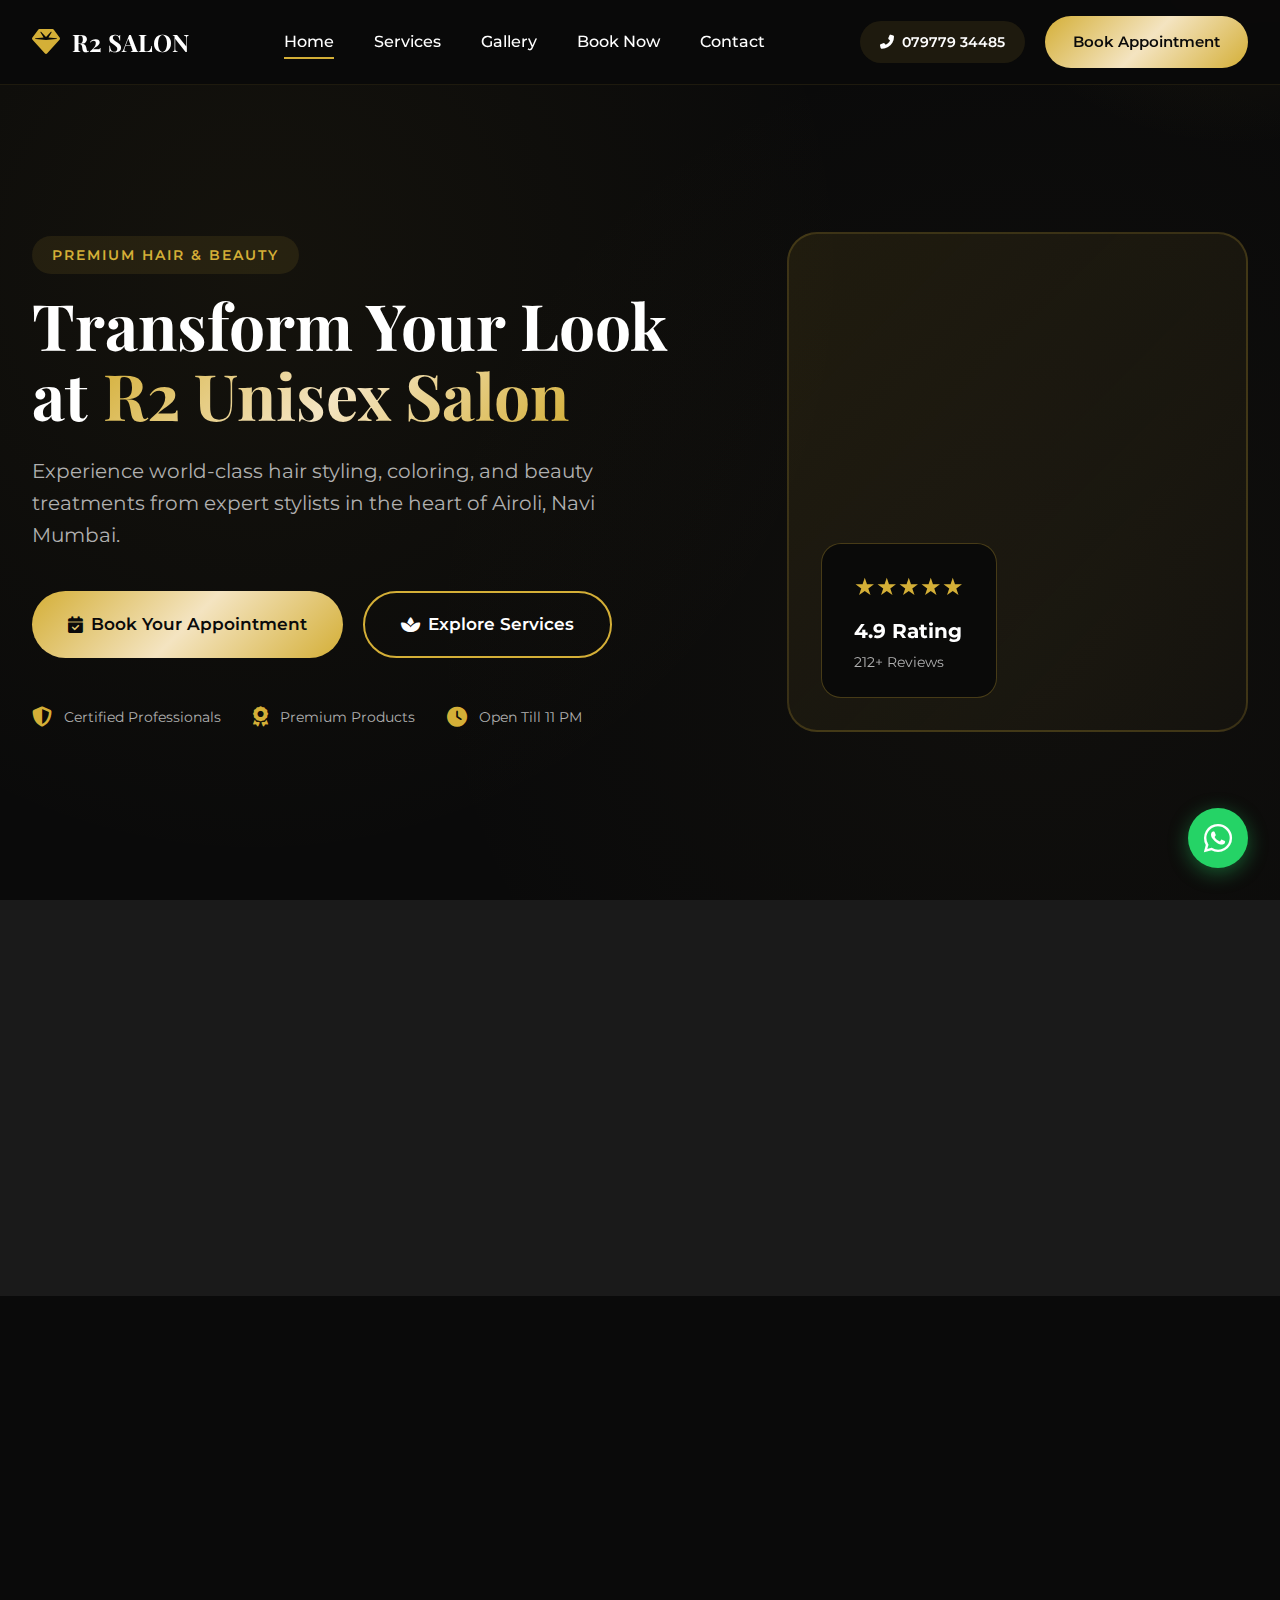
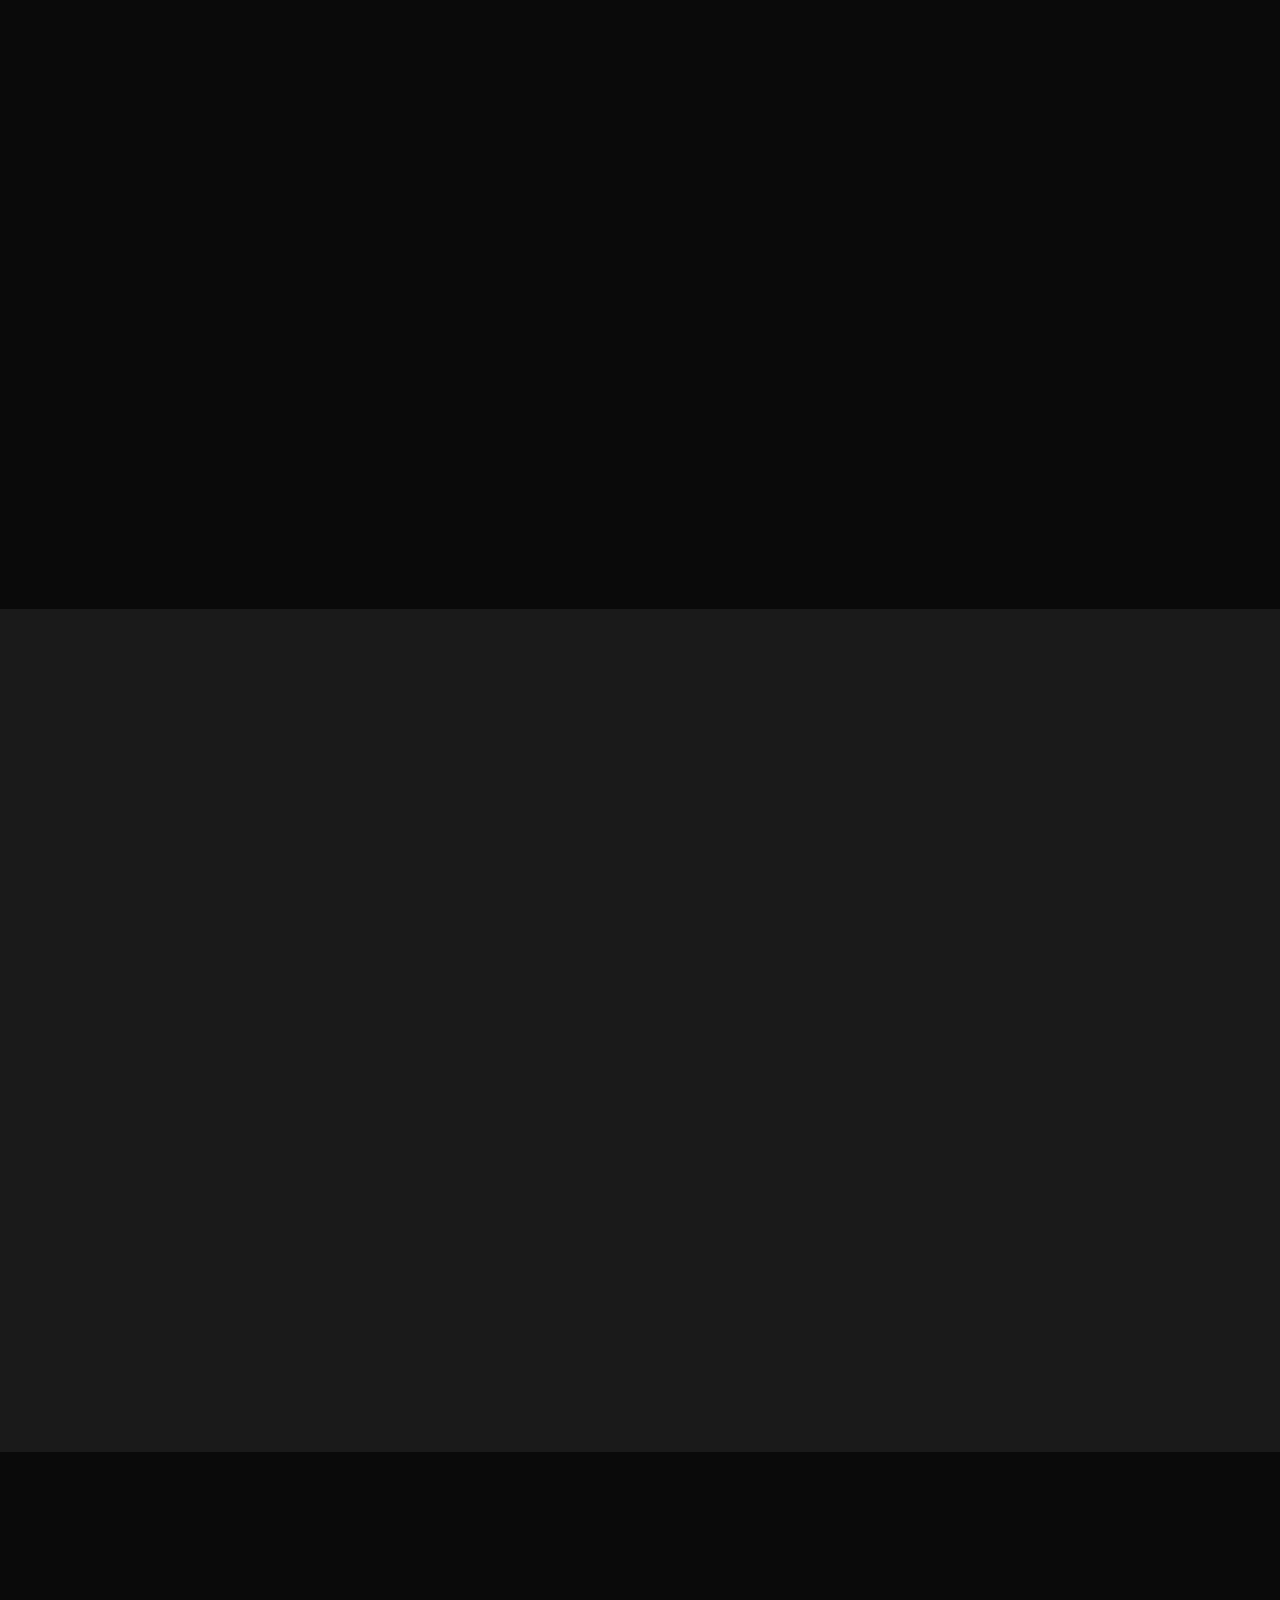
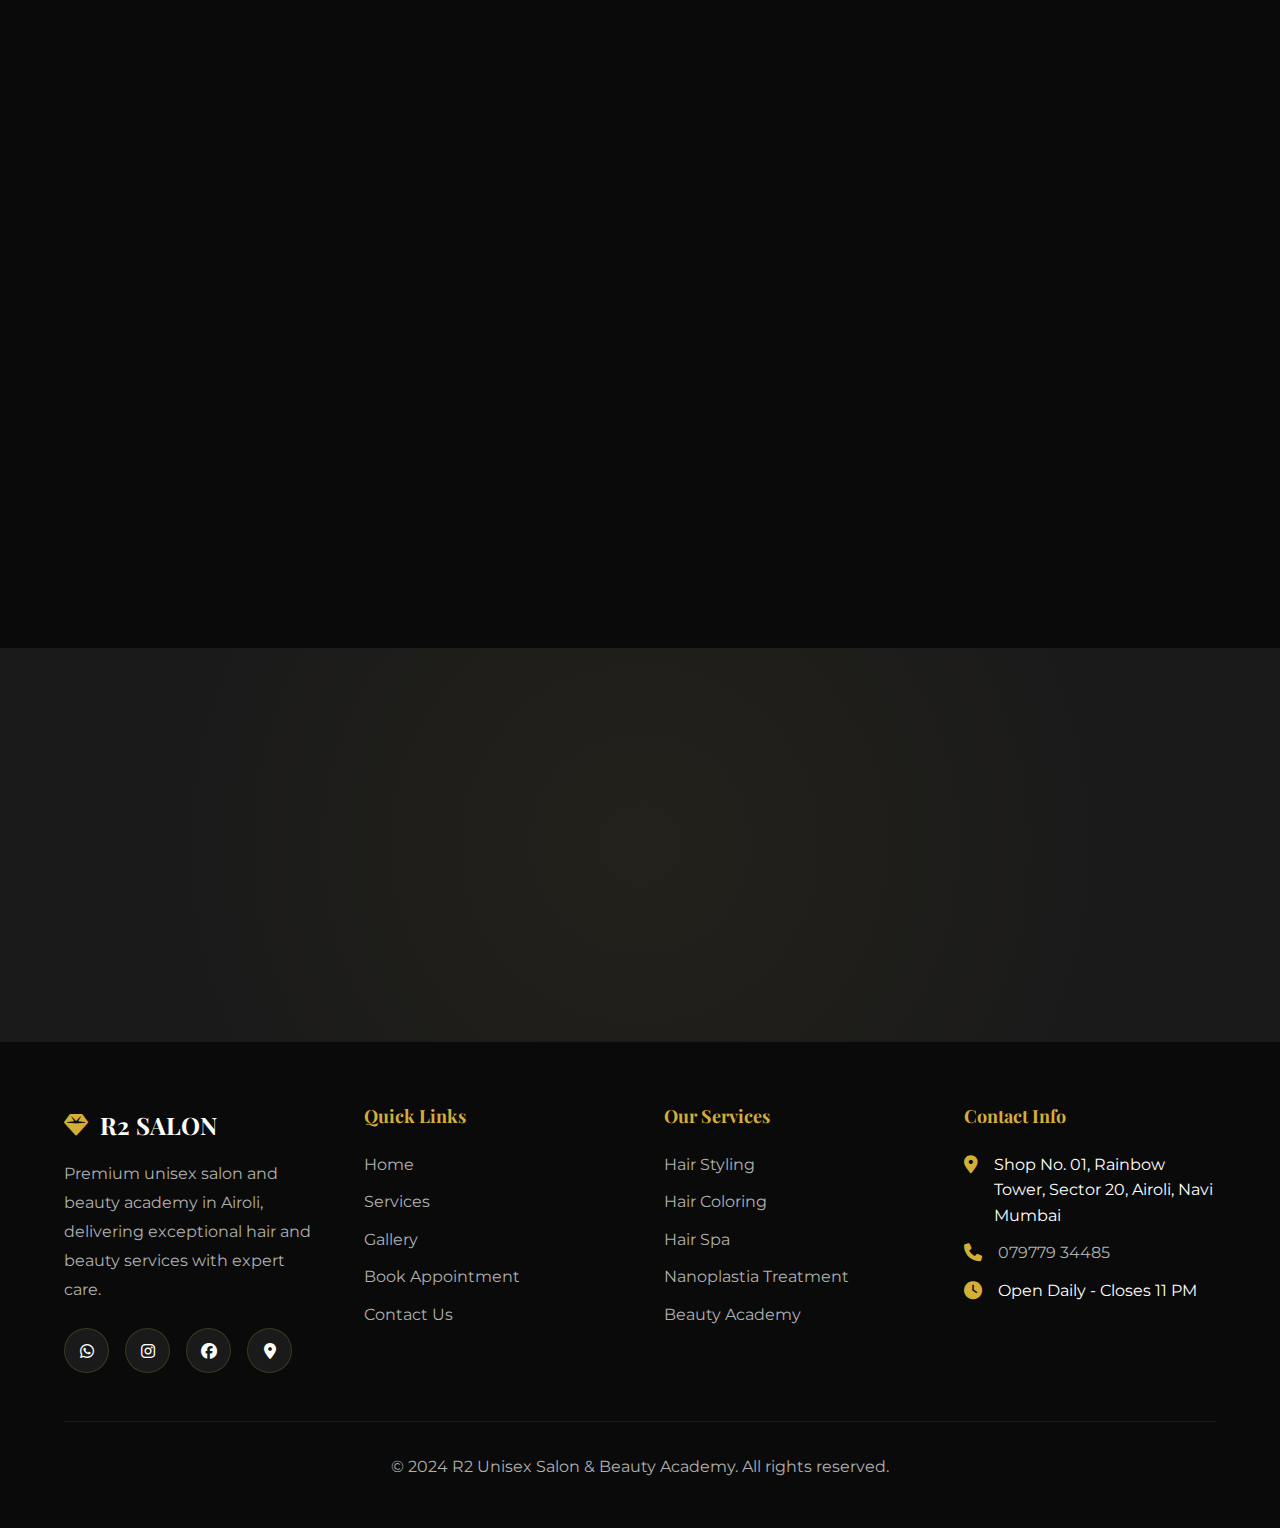
<file: index.html>
<!DOCTYPE html>
<html lang="en">
<head>
    <meta charset="UTF-8">
    <meta name="viewport" content="width=device-width, initial-scale=1.0">
    <title>R2 Unisex Salon & Beauty Academy | Premium Hair & Beauty in Airoli</title>
    <link rel="stylesheet" href="styles.css">
    <link rel="stylesheet" href="https://cdnjs.cloudflare.com/ajax/libs/font-awesome/6.4.0/css/all.min.css">
    <link href="https://fonts.googleapis.com/css2?family=Playfair+Display:wght@400;500;600;700;800&family=Montserrat:wght@300;400;500;600;700&display=swap" rel="stylesheet">
</head>
<body>
    <!-- Navigation -->
    <nav class="navbar" id="navbar">
        <div class="nav-container">
            <div class="logo">
                <i class="fas fa-gem"></i>
                <span>R2 SALON</span>
            </div>
            <ul class="nav-links" id="navLinks">
                <li><a href="index.html" class="active">Home</a></li>
                <li><a href="services.html">Services</a></li>
                <li><a href="gallery.html">Gallery</a></li>
                <li><a href="booking.html">Book Now</a></li>
                <li><a href="contact.html">Contact</a></li>
            </ul>
            <div class="nav-cta">
                <a href="tel:07977934485" class="cta-phone">
                    <i class="fas fa-phone-alt"></i>
                    <span>079779 34485</span>
                </a>
                <a href="booking.html" class="btn-primary">Book Appointment</a>
            </div>
            <div class="menu-toggle" id="menuToggle">
                <span></span>
                <span></span>
                <span></span>
            </div>
        </div>
    </nav>

    <!-- Hero Section -->
    <section class="hero">
        <div class="hero-background">
            <div class="hero-pattern"></div>
            <div class="hero-gradient"></div>
        </div>
        <div class="hero-content">
            <div class="container">
                <div class="hero-text" data-aos="fade-up">
                    <span class="hero-label">Premium Hair & Beauty</span>
                    <h1 class="hero-title">
                        Transform Your Look at
                        <span class="gradient-text">R2 Unisex Salon</span>
                    </h1>
                    <p class="hero-description">
                        Experience world-class hair styling, coloring, and beauty treatments 
                        from expert stylists in the heart of Airoli, Navi Mumbai.
                    </p>
                    <div class="hero-buttons">
                        <a href="booking.html" class="btn-primary btn-large">
                            <i class="fas fa-calendar-check"></i>
                            Book Your Appointment
                        </a>
                        <a href="services.html" class="btn-secondary btn-large">
                            <i class="fas fa-spa"></i>
                            Explore Services
                        </a>
                    </div>
                    <div class="hero-trust">
                        <div class="trust-item">
                            <i class="fas fa-shield-alt"></i>
                            <span>Certified Professionals</span>
                        </div>
                        <div class="trust-item">
                            <i class="fas fa-award"></i>
                            <span>Premium Products</span>
                        </div>
                        <div class="trust-item">
                            <i class="fas fa-clock"></i>
                            <span>Open Till 11 PM</span>
                        </div>
                    </div>
                </div>
                <div class="hero-image" data-aos="fade-left">
                    <div class="image-card">
                        <div class="rating-badge">
                            <div class="rating-stars">★★★★★</div>
                            <div class="rating-text">4.9 Rating</div>
                            <div class="rating-count">212+ Reviews</div>
                        </div>
                    </div>
                </div>
            </div>
        </div>
    </section>

    <!-- Stats Section -->
    <section class="stats-section">
        <div class="container">
            <div class="stats-grid">
                <div class="stat-card" data-aos="zoom-in">
                    <div class="stat-icon">
                        <i class="fas fa-users"></i>
                    </div>
                    <div class="stat-number" data-target="5000">0</div>
                    <div class="stat-label">Happy Clients</div>
                </div>
                <div class="stat-card" data-aos="zoom-in" data-aos-delay="100">
                    <div class="stat-icon">
                        <i class="fas fa-star"></i>
                    </div>
                    <div class="stat-number">4.9</div>
                    <div class="stat-label">Google Rating</div>
                </div>
                <div class="stat-card" data-aos="zoom-in" data-aos-delay="200">
                    <div class="stat-icon">
                        <i class="fas fa-cut"></i>
                    </div>
                    <div class="stat-number" data-target="15">0</div>
                    <div class="stat-label">Expert Stylists</div>
                </div>
                <div class="stat-card" data-aos="zoom-in" data-aos-delay="300">
                    <div class="stat-icon">
                        <i class="fas fa-trophy"></i>
                    </div>
                    <div class="stat-number" data-target="8">0</div>
                    <div class="stat-label">Years Experience</div>
                </div>
            </div>
        </div>
    </section>

    <!-- Featured Services -->
    <section class="featured-services">
        <div class="container">
            <div class="section-header" data-aos="fade-up">
                <span class="section-label">What We Offer</span>
                <h2 class="section-title">Our Signature Services</h2>
                <p class="section-description">
                    Discover our range of premium hair and beauty treatments designed to bring out your best look
                </p>
            </div>
            <div class="services-grid">
                <div class="service-card-home" data-aos="fade-up">
                    <div class="service-icon-wrapper">
                        <i class="fas fa-cut"></i>
                    </div>
                    <h3>Hair Styling & Cuts</h3>
                    <p>Expert haircuts with precision layering, modern styles, and techniques tailored to your face shape.</p>
                    <a href="services.html" class="service-link">
                        Learn More <i class="fas fa-arrow-right"></i>
                    </a>
                </div>
                <div class="service-card-home" data-aos="fade-up" data-aos-delay="100">
                    <div class="service-icon-wrapper">
                        <i class="fas fa-palette"></i>
                    </div>
                    <h3>Hair Coloring</h3>
                    <p>Professional balayage, highlights, and color transformations using premium international products.</p>
                    <a href="services.html" class="service-link">
                        Learn More <i class="fas fa-arrow-right"></i>
                    </a>
                </div>
                <div class="service-card-home" data-aos="fade-up" data-aos-delay="200">
                    <div class="service-icon-wrapper">
                        <i class="fas fa-spa"></i>
                    </div>
                    <h3>Hair Spa & Treatments</h3>
                    <p>Relaxing spa treatments including Nanoplastia, Botox, and deep conditioning for healthy hair.</p>
                    <a href="services.html" class="service-link">
                        Learn More <i class="fas fa-arrow-right"></i>
                    </a>
                </div>
            </div>
            <div class="section-cta" data-aos="fade-up">
                <a href="services.html" class="btn-primary">View All Services</a>
            </div>
        </div>
    </section>

    <!-- Why Choose Us -->
    <section class="why-choose">
        <div class="container">
            <div class="why-choose-content">
                <div class="why-choose-text" data-aos="fade-right">
                    <span class="section-label">Why R2 Salon</span>
                    <h2 class="section-title">Experience Excellence in Every Service</h2>
                    <p class="section-description">
                        We combine expert craftsmanship with premium products and modern techniques to deliver 
                        exceptional results that exceed your expectations.
                    </p>
                    <ul class="features-list">
                        <li>
                            <i class="fas fa-check-circle"></i>
                            <div>
                                <strong>Expert Stylists</strong>
                                <p>Highly trained professionals with years of experience</p>
                            </div>
                        </li>
                        <li>
                            <i class="fas fa-check-circle"></i>
                            <div>
                                <strong>Premium Products</strong>
                                <p>We use only the finest international brands</p>
                            </div>
                        </li>
                        <li>
                            <i class="fas fa-check-circle"></i>
                            <div>
                                <strong>Hygiene Standards</strong>
                                <p>Impeccable cleanliness and safety protocols</p>
                            </div>
                        </li>
                        <li>
                            <i class="fas fa-check-circle"></i>
                            <div>
                                <strong>Modern Ambiance</strong>
                                <p>Relaxing atmosphere with state-of-the-art facilities</p>
                            </div>
                        </li>
                    </ul>
                    <a href="booking.html" class="btn-primary">Book Now</a>
                </div>
                <div class="why-choose-image" data-aos="fade-left">
                    <div class="image-collage">
                        <div class="collage-card collage-card-1"></div>
                        <div class="collage-card collage-card-2"></div>
                        <div class="collage-card collage-card-3"></div>
                    </div>
                </div>
            </div>
        </div>
    </section>

    <!-- Testimonials -->
    <section class="testimonials">
        <div class="container">
            <div class="section-header" data-aos="fade-up">
                <span class="section-label">Client Reviews</span>
                <h2 class="section-title">What Our Clients Say</h2>
                <div class="google-badge">
                    <i class="fab fa-google"></i>
                    <span>4.9 Rating on Google</span>
                    <div class="stars">★★★★★</div>
                </div>
            </div>
            <div class="testimonials-slider">
                <div class="testimonial-card" data-aos="fade-up">
                    <div class="stars">★★★★★</div>
                    <p class="testimonial-text">
                        "Outstanding experience! The salon maintains excellent hygiene standards and has a modern ambiance. 
                        The hairstyling was impressive with perfect layering and soft curls."
                    </p>
                    <div class="testimonial-author">
                        <div class="author-avatar">AM</div>
                        <div class="author-info">
                            <div class="author-name">Acoustic Mubin</div>
                            <div class="author-meta">Google Review</div>
                        </div>
                    </div>
                </div>
                <div class="testimonial-card" data-aos="fade-up" data-aos-delay="100">
                    <div class="stars">★★★★★</div>
                    <p class="testimonial-text">
                        "Super happy with my haircut and hair color! The stylist understood exactly what I wanted 
                        and gave me a fresh, stylish look. The color is gorgeous!"
                    </p>
                    <div class="testimonial-author">
                        <div class="author-avatar">SD</div>
                        <div class="author-info">
                            <div class="author-name">S Dkhobragade</div>
                            <div class="author-meta">Google Review</div>
                        </div>
                    </div>
                </div>
                <div class="testimonial-card" data-aos="fade-up" data-aos-delay="200">
                    <div class="stars">★★★★★</div>
                    <p class="testimonial-text">
                        "Visited for Nanoplastia hair treatment and I'm super impressed! Very professional and skilled. 
                        Hair became shiny and straight with excellent results."
                    </p>
                    <div class="testimonial-author">
                        <div class="author-avatar">SN</div>
                        <div class="author-info">
                            <div class="author-name">Sailaxmi Nair</div>
                            <div class="author-meta">Google Review</div>
                        </div>
                    </div>
                </div>
            </div>
        </div>
    </section>

    <!-- CTA Section -->
    <section class="cta-section">
        <div class="container">
            <div class="cta-content" data-aos="zoom-in">
                <h2>Ready to Transform Your Look?</h2>
                <p>Book your appointment today and experience the R2 Salon difference</p>
                <div class="cta-buttons">
                    <a href="booking.html" class="btn-primary btn-large">Book Appointment</a>
                    <a href="https://wa.me/917977934485" class="btn-whatsapp btn-large" target="_blank">
                        <i class="fab fa-whatsapp"></i>
                        WhatsApp Us
                    </a>
                </div>
            </div>
        </div>
    </section>

    <!-- Footer -->
    <footer class="footer">
        <div class="container">
            <div class="footer-content">
                <div class="footer-col">
                    <div class="footer-logo">
                        <i class="fas fa-gem"></i>
                        <span>R2 SALON</span>
                    </div>
                    <p class="footer-desc">
                        Premium unisex salon and beauty academy in Airoli, delivering exceptional 
                        hair and beauty services with expert care.
                    </p>
                    <div class="social-links">
                        <a href="https://wa.me/917977934485" target="_blank"><i class="fab fa-whatsapp"></i></a>
                        <a href="#"><i class="fab fa-instagram"></i></a>
                        <a href="#"><i class="fab fa-facebook"></i></a>
                        <a href="https://www.google.com/maps/search/?api=1&query=R2+Unisex+Salon+Airoli" target="_blank"><i class="fas fa-map-marker-alt"></i></a>
                    </div>
                </div>
                <div class="footer-col">
                    <h4>Quick Links</h4>
                    <ul>
                        <li><a href="index.html">Home</a></li>
                        <li><a href="services.html">Services</a></li>
                        <li><a href="gallery.html">Gallery</a></li>
                        <li><a href="booking.html">Book Appointment</a></li>
                        <li><a href="contact.html">Contact Us</a></li>
                    </ul>
                </div>
                <div class="footer-col">
                    <h4>Our Services</h4>
                    <ul>
                        <li><a href="services.html">Hair Styling</a></li>
                        <li><a href="services.html">Hair Coloring</a></li>
                        <li><a href="services.html">Hair Spa</a></li>
                        <li><a href="services.html">Nanoplastia Treatment</a></li>
                        <li><a href="services.html">Beauty Academy</a></li>
                    </ul>
                </div>
                <div class="footer-col">
                    <h4>Contact Info</h4>
                    <ul class="contact-info">
                        <li>
                            <i class="fas fa-map-marker-alt"></i>
                            <span>Shop No. 01, Rainbow Tower, Sector 20, Airoli, Navi Mumbai</span>
                        </li>
                        <li>
                            <i class="fas fa-phone"></i>
                            <a href="tel:07977934485">079779 34485</a>
                        </li>
                        <li>
                            <i class="fas fa-clock"></i>
                            <span>Open Daily - Closes 11 PM</span>
                        </li>
                    </ul>
                </div>
            </div>
            <div class="footer-bottom">
                <p>&copy; 2024 R2 Unisex Salon & Beauty Academy. All rights reserved.</p>
            </div>
        </div>
    </footer>

    <!-- WhatsApp Float Button -->
    <a href="https://wa.me/917977934485?text=Hi%20R2%20Salon!%20I%20would%20like%20to%20book%20an%20appointment." 
       class="whatsapp-float" target="_blank">
        <i class="fab fa-whatsapp"></i>
        <span class="whatsapp-tooltip">Chat with us</span>
    </a>

    <!-- Scroll to Top -->
    <button class="scroll-top" id="scrollTop">
        <i class="fas fa-arrow-up"></i>
    </button>

    <script src="script.js"></script>
</body>
</html>
</file>
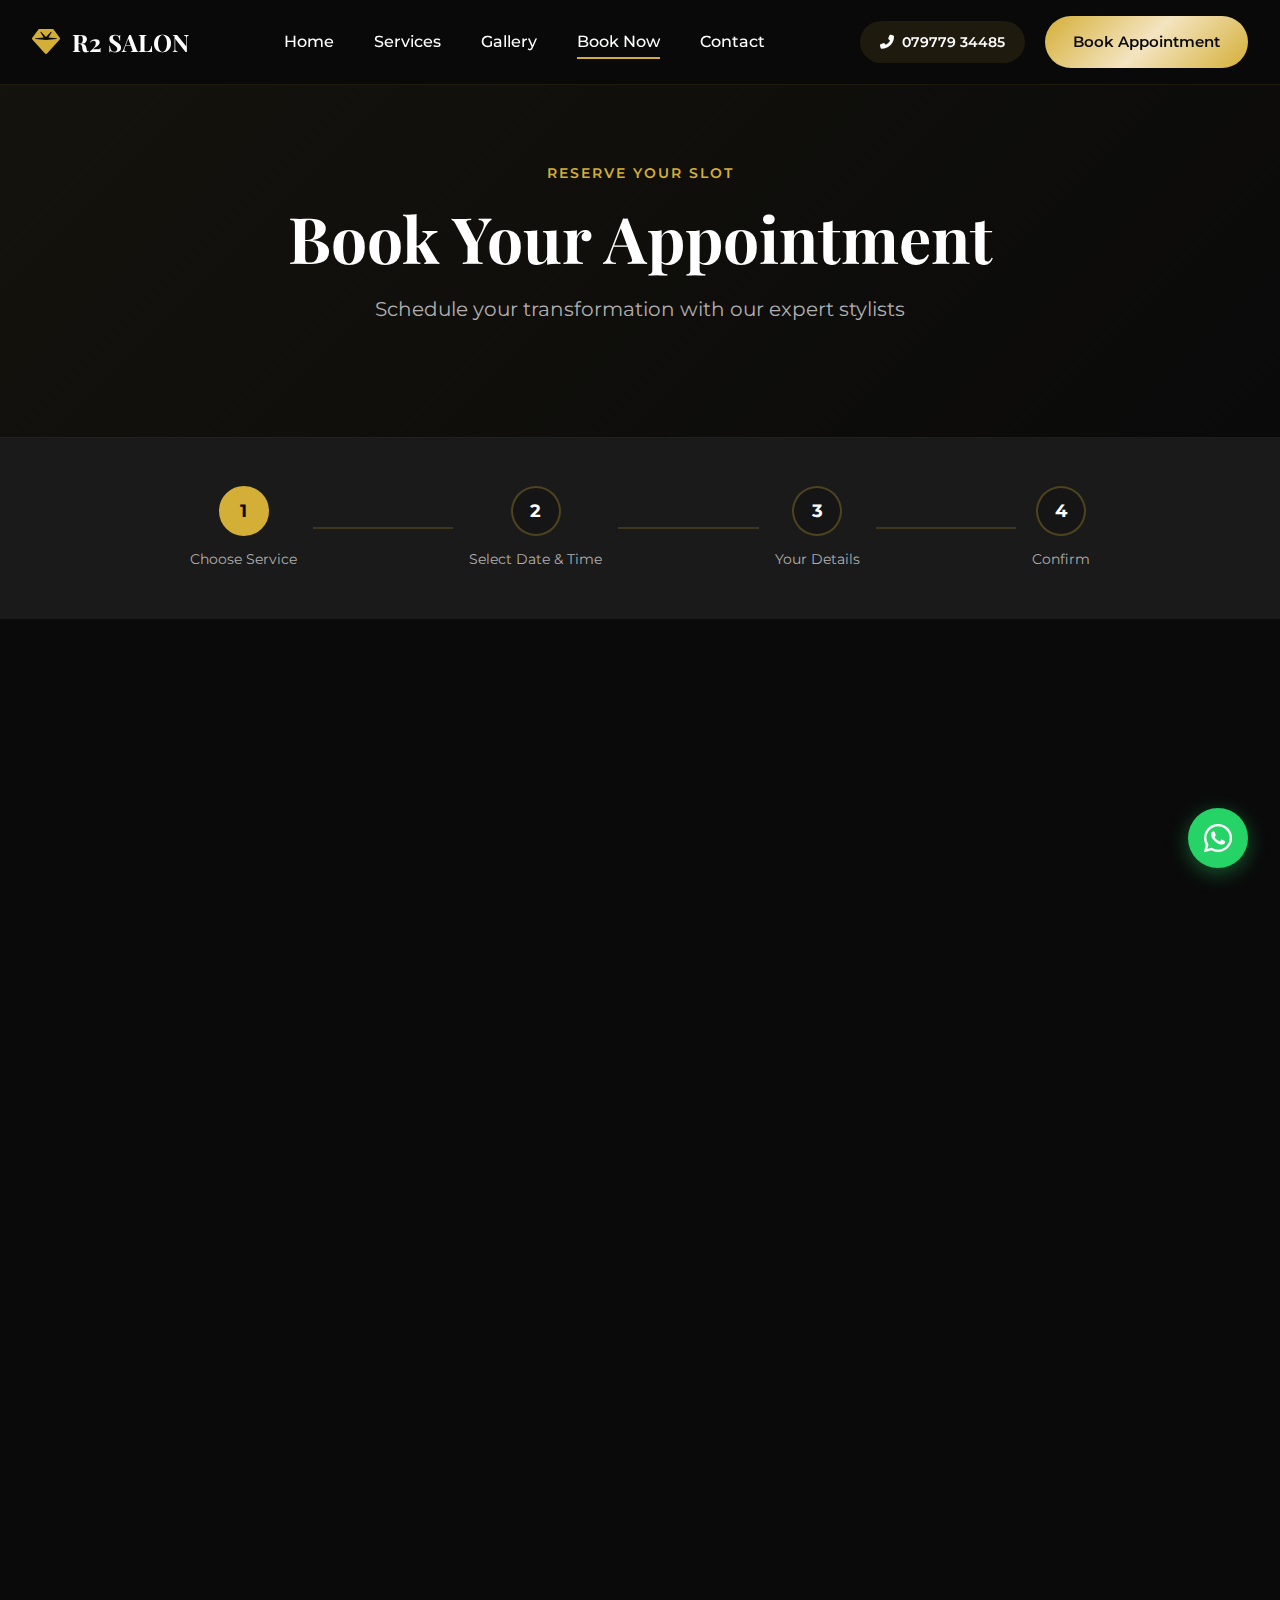
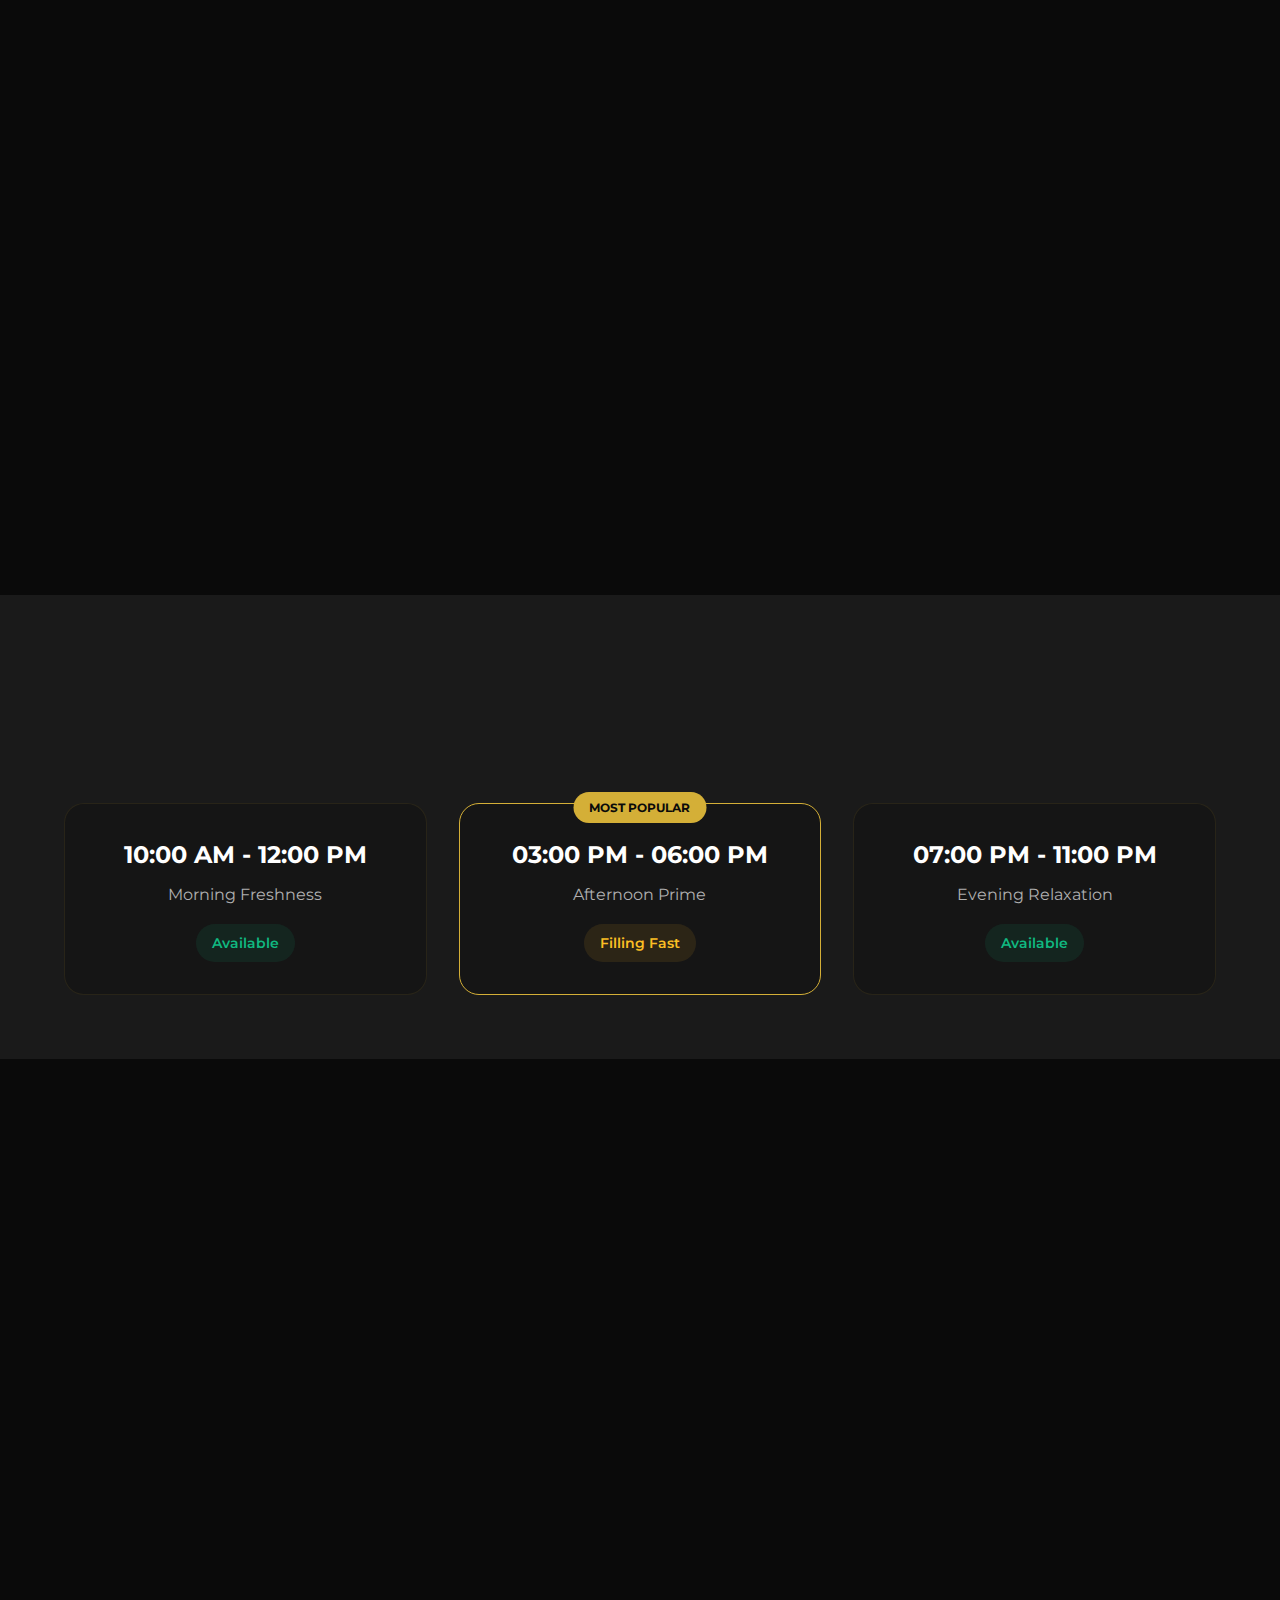
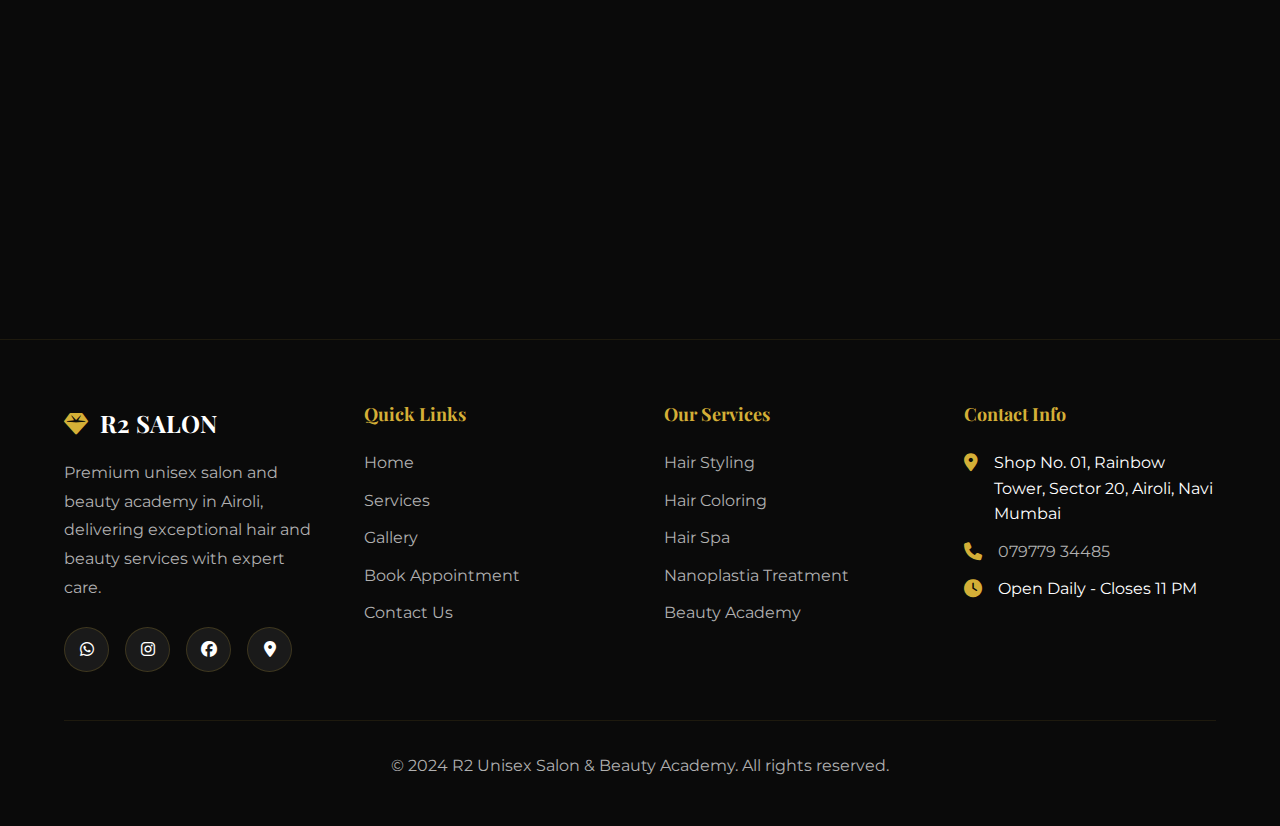
<file: booking.html>
<!DOCTYPE html>
<html lang="en">
<head>
    <meta charset="UTF-8">
    <meta name="viewport" content="width=device-width, initial-scale=1.0">
    <title>Book Appointment | R2 Unisex Salon & Beauty Academy</title>
    <link rel="stylesheet" href="styles.css">
    <link rel="stylesheet" href="https://cdnjs.cloudflare.com/ajax/libs/font-awesome/6.4.0/css/all.min.css">
    <link href="https://fonts.googleapis.com/css2?family=Playfair+Display:wght@400;500;600;700;800&family=Montserrat:wght@300;400;500;600;700&display=swap" rel="stylesheet">
</head>
<body>
    <!-- Navigation -->
    <nav class="navbar" id="navbar">
        <div class="nav-container">
            <div class="logo">
                <i class="fas fa-gem"></i>
                <span>R2 SALON</span>
            </div>
            <ul class="nav-links" id="navLinks">
                <li><a href="index.html">Home</a></li>
                <li><a href="services.html">Services</a></li>
                <li><a href="gallery.html">Gallery</a></li>
                <li><a href="booking.html" class="active">Book Now</a></li>
                <li><a href="contact.html">Contact</a></li>
            </ul>
            <div class="nav-cta">
                <a href="tel:07977934485" class="cta-phone">
                    <i class="fas fa-phone-alt"></i>
                    <span>079779 34485</span>
                </a>
                <a href="booking.html" class="btn-primary">Book Appointment</a>
            </div>
            <div class="menu-toggle" id="menuToggle">
                <span></span>
                <span></span>
                <span></span>
            </div>
        </div>
    </nav>

    <!-- Page Header -->
    <section class="page-header">
        <div class="container">
            <div class="page-header-content" data-aos="fade-up">
                <span class="page-label">Reserve Your Slot</span>
                <h1 class="page-title">Book Your Appointment</h1>
                <p class="page-description">
                    Schedule your transformation with our expert stylists
                </p>
            </div>
        </div>
    </section>

    <!-- Booking Steps -->
    <section class="booking-steps">
        <div class="container">
            <div class="steps-container">
                <div class="step active">
                    <div class="step-number">1</div>
                    <div class="step-title">Choose Service</div>
                </div>
                <div class="step-line"></div>
                <div class="step">
                    <div class="step-number">2</div>
                    <div class="step-title">Select Date & Time</div>
                </div>
                <div class="step-line"></div>
                <div class="step">
                    <div class="step-number">3</div>
                    <div class="step-title">Your Details</div>
                </div>
                <div class="step-line"></div>
                <div class="step">
                    <div class="step-number">4</div>
                    <div class="step-title">Confirm</div>
                </div>
            </div>
        </div>
    </section>

    <!-- Booking Form Section -->
    <section class="booking-form-section">
        <div class="container">
            <div class="booking-container">
                <div class="booking-sidebar" data-aos="fade-right">
                    <div class="booking-info-card">
                        <h3>Why Book With Us?</h3>
                        <ul class="booking-features">
                            <li>
                                <i class="fas fa-check-circle"></i>
                                <span>Expert Stylists & Beauticians</span>
                            </li>
                            <li>
                                <i class="fas fa-check-circle"></i>
                                <span>Premium International Products</span>
                            </li>
                            <li>
                                <i class="fas fa-check-circle"></i>
                                <span>Hygienic & Modern Facility</span>
                            </li>
                            <li>
                                <i class="fas fa-check-circle"></i>
                                <span>Instant Confirmation via WhatsApp</span>
                            </li>
                            <li>
                                <i class="fas fa-check-circle"></i>
                                <span>Flexible Rescheduling</span>
                            </li>
                            <li>
                                <i class="fas fa-check-circle"></i>
                                <span>Open till 11 PM Daily</span>
                            </li>
                        </ul>
                    </div>

                    <div class="booking-contact-card">
                        <h4>Need Help?</h4>
                        <p>Our team is ready to assist you</p>
                        <a href="tel:07977934485" class="contact-btn">
                            <i class="fas fa-phone"></i>
                            Call Us Now
                        </a>
                        <a href="https://wa.me/917977934485" class="contact-btn whatsapp" target="_blank">
                            <i class="fab fa-whatsapp"></i>
                            Chat on WhatsApp
                        </a>
                    </div>
                </div>

                <div class="booking-form-wrapper" data-aos="fade-left">
                    <div class="success-message" id="successMessage">
                        <i class="fas fa-check-circle"></i>
                        <h3>Appointment Request Sent!</h3>
                        <p>We'll confirm your booking via WhatsApp shortly.</p>
                    </div>

                    <form id="bookingForm" class="booking-form">
                        <div class="form-section">
                            <h3 class="form-section-title">
                                <span class="section-number">1</span>
                                Personal Information
                            </h3>
                            <div class="form-row">
                                <div class="form-group">
                                    <label for="fullName">Full Name *</label>
                                    <input type="text" id="fullName" required placeholder="Enter your full name">
                                </div>
                                <div class="form-group">
                                    <label for="phone">Phone Number *</label>
                                    <input type="tel" id="phone" required placeholder="Enter your phone number" pattern="[0-9]{10}">
                                </div>
                            </div>
                            <div class="form-row">
                                <div class="form-group">
                                    <label for="email">Email Address</label>
                                    <input type="email" id="email" placeholder="Enter your email (optional)">
                                </div>
                                <div class="form-group">
                                    <label for="gender">Gender *</label>
                                    <select id="gender" required>
                                        <option value="">Select Gender</option>
                                        <option value="female">Female</option>
                                        <option value="male">Male</option>
                                        <option value="other">Other</option>
                                    </select>
                                </div>
                            </div>
                        </div>

                        <div class="form-section">
                            <h3 class="form-section-title">
                                <span class="section-number">2</span>
                                Service Selection
                            </h3>
                            <div class="form-group">
                                <label for="service">Choose Service *</label>
                                <select id="service" required>
                                    <option value="">Select a service</option>
                                    <optgroup label="Hair Services">
                                        <option value="Premium Haircut">Premium Haircut</option>
                                        <option value="Hair Styling">Hair Styling</option>
                                        <option value="Kids Haircut">Kids Haircut</option>
                                    </optgroup>
                                    <optgroup label="Hair Coloring">
                                        <option value="Balayage">Balayage Hair Color</option>
                                        <option value="Global Color">Global Hair Coloring</option>
                                        <option value="Highlights">Highlights & Lowlights</option>
                                        <option value="Root Touch Up">Root Touch Up</option>
                                    </optgroup>
                                    <optgroup label="Hair Treatments">
                                        <option value="Nanoplastia">Nanoplastia Treatment</option>
                                        <option value="Hair Botox">Hair Botox Treatment</option>
                                        <option value="Smoothening">Hair Smoothening</option>
                                        <option value="Keratin">Keratin Treatment</option>
                                    </optgroup>
                                    <optgroup label="Spa & Wellness">
                                        <option value="Hair Spa">Luxury Hair Spa</option>
                                        <option value="Deep Conditioning">Deep Conditioning</option>
                                        <option value="Scalp Treatment">Scalp Treatment</option>
                                    </optgroup>
                                    <optgroup label="Grooming">
                                        <option value="Beard Styling">Beard Styling & Grooming</option>
                                        <option value="Men's Package">Men's Grooming Package</option>
                                    </optgroup>
                                    <optgroup label="Packages">
                                        <option value="Bridal Package">Bridal Package</option>
                                        <option value="Transformation Package">Transformation Package</option>
                                    </optgroup>
                                </select>
                            </div>
                            <div class="form-group">
                                <label for="stylist">Preferred Stylist (Optional)</label>
                                <select id="stylist">
                                    <option value="">Any Available Stylist</option>
                                    <option value="Imran">Imran</option>
                                    <option value="Riyaz">Riyaz</option>
                                    <option value="Saiba">Saiba</option>
                                </select>
                            </div>
                        </div>

                        <div class="form-section">
                            <h3 class="form-section-title">
                                <span class="section-number">3</span>
                                Date & Time
                            </h3>
                            <div class="form-row">
                                <div class="form-group">
                                    <label for="date">Preferred Date *</label>
                                    <input type="date" id="date" required>
                                </div>
                                <div class="form-group">
                                    <label for="time">Preferred Time *</label>
                                    <select id="time" required>
                                        <option value="">Select Time</option>
                                        <option value="10:00 AM">10:00 AM</option>
                                        <option value="11:00 AM">11:00 AM</option>
                                        <option value="12:00 PM">12:00 PM</option>
                                        <option value="01:00 PM">01:00 PM</option>
                                        <option value="02:00 PM">02:00 PM</option>
                                        <option value="03:00 PM">03:00 PM</option>
                                        <option value="04:00 PM">04:00 PM</option>
                                        <option value="05:00 PM">05:00 PM</option>
                                        <option value="06:00 PM">06:00 PM</option>
                                        <option value="07:00 PM">07:00 PM</option>
                                        <option value="08:00 PM">08:00 PM</option>
                                        <option value="09:00 PM">09:00 PM</option>
                                        <option value="10:00 PM">10:00 PM</option>
                                    </select>
                                </div>
                            </div>
                        </div>

                        <div class="form-section">
                            <h3 class="form-section-title">
                                <span class="section-number">4</span>
                                Additional Information
                            </h3>
                            <div class="form-group">
                                <label for="notes">Special Requests or Notes (Optional)</label>
                                <textarea id="notes" rows="4" placeholder="Any specific requirements, allergies, or preferences we should know about?"></textarea>
                            </div>
                        </div>

                        <div class="form-actions">
                            <button type="submit" class="btn-primary btn-large btn-block">
                                <i class="fab fa-whatsapp"></i>
                                Confirm Booking via WhatsApp
                            </button>
                            <p class="form-note">
                                <i class="fas fa-info-circle"></i>
                                You'll receive instant confirmation on WhatsApp
                            </p>
                        </div>
                    </form>
                </div>
            </div>
        </div>
    </section>

    <!-- Popular Time Slots -->
    <section class="popular-slots">
        <div class="container">
            <div class="section-header" data-aos="fade-up">
                <h3>Popular Time Slots</h3>
                <p>Book early to secure your preferred time</p>
            </div>
            <div class="slots-grid">
                <div class="slot-card">
                    <div class="slot-time">10:00 AM - 12:00 PM</div>
                    <div class="slot-label">Morning Freshness</div>
                    <div class="slot-status available">Available</div>
                </div>
                <div class="slot-card popular">
                    <div class="slot-badge">Most Popular</div>
                    <div class="slot-time">03:00 PM - 06:00 PM</div>
                    <div class="slot-label">Afternoon Prime</div>
                    <div class="slot-status filling">Filling Fast</div>
                </div>
                <div class="slot-card">
                    <div class="slot-time">07:00 PM - 11:00 PM</div>
                    <div class="slot-label">Evening Relaxation</div>
                    <div class="slot-status available">Available</div>
                </div>
            </div>
        </div>
    </section>

    <!-- FAQs -->
    <section class="booking-faqs">
        <div class="container">
            <div class="section-header" data-aos="fade-up">
                <span class="section-label">Have Questions?</span>
                <h2 class="section-title">Booking FAQs</h2>
            </div>
            <div class="faqs-grid">
                <div class="faq-item" data-aos="fade-up">
                    <div class="faq-question">
                        <i class="fas fa-question-circle"></i>
                        <h4>How do I confirm my booking?</h4>
                    </div>
                    <p>After submitting the form, you'll be redirected to WhatsApp where our team will confirm your booking within minutes.</p>
                </div>
                <div class="faq-item" data-aos="fade-up" data-aos-delay="100">
                    <div class="faq-question">
                        <i class="fas fa-question-circle"></i>
                        <h4>Can I reschedule my appointment?</h4>
                    </div>
                    <p>Yes, you can reschedule by contacting us via WhatsApp or phone at least 2 hours before your appointment time.</p>
                </div>
                <div class="faq-item" data-aos="fade-up" data-aos-delay="200">
                    <div class="faq-question">
                        <i class="fas fa-question-circle"></i>
                        <h4>What if I'm running late?</h4>
                    </div>
                    <p>Please inform us immediately via WhatsApp. We'll try our best to accommodate you, though we may need to reschedule if the delay is significant.</p>
                </div>
                <div class="faq-item" data-aos="fade-up">
                    <div class="faq-question">
                        <i class="fas fa-question-circle"></i>
                        <h4>Do I need to pay in advance?</h4>
                    </div>
                    <p>No advance payment required. You can pay after the service via cash, UPI, or card.</p>
                </div>
                <div class="faq-item" data-aos="fade-up" data-aos-delay="100">
                    <div class="faq-question">
                        <i class="fas fa-question-circle"></i>
                        <h4>How long does each service take?</h4>
                    </div>
                    <p>Service duration varies: Haircut (45 mins), Color (2-3 hours), Treatments (2-4 hours). We'll inform you of the exact duration when confirming.</p>
                </div>
                <div class="faq-item" data-aos="fade-up" data-aos-delay="200">
                    <div class="faq-question">
                        <i class="fas fa-question-circle"></i>
                        <h4>What safety measures do you follow?</h4>
                    </div>
                    <p>We maintain strict hygiene protocols including tool sterilization, clean workstations, and use of premium products.</p>
                </div>
            </div>
        </div>
    </section>

    <!-- Footer -->
    <footer class="footer">
        <div class="container">
            <div class="footer-content">
                <div class="footer-col">
                    <div class="footer-logo">
                        <i class="fas fa-gem"></i>
                        <span>R2 SALON</span>
                    </div>
                    <p class="footer-desc">
                        Premium unisex salon and beauty academy in Airoli, delivering exceptional 
                        hair and beauty services with expert care.
                    </p>
                    <div class="social-links">
                        <a href="https://wa.me/917977934485" target="_blank"><i class="fab fa-whatsapp"></i></a>
                        <a href="#"><i class="fab fa-instagram"></i></a>
                        <a href="#"><i class="fab fa-facebook"></i></a>
                        <a href="https://www.google.com/maps/search/?api=1&query=R2+Unisex+Salon+Airoli" target="_blank"><i class="fas fa-map-marker-alt"></i></a>
                    </div>
                </div>
                <div class="footer-col">
                    <h4>Quick Links</h4>
                    <ul>
                        <li><a href="index.html">Home</a></li>
                        <li><a href="services.html">Services</a></li>
                        <li><a href="gallery.html">Gallery</a></li>
                        <li><a href="booking.html">Book Appointment</a></li>
                        <li><a href="contact.html">Contact Us</a></li>
                    </ul>
                </div>
                <div class="footer-col">
                    <h4>Our Services</h4>
                    <ul>
                        <li><a href="services.html">Hair Styling</a></li>
                        <li><a href="services.html">Hair Coloring</a></li>
                        <li><a href="services.html">Hair Spa</a></li>
                        <li><a href="services.html">Nanoplastia Treatment</a></li>
                        <li><a href="services.html">Beauty Academy</a></li>
                    </ul>
                </div>
                <div class="footer-col">
                    <h4>Contact Info</h4>
                    <ul class="contact-info">
                        <li>
                            <i class="fas fa-map-marker-alt"></i>
                            <span>Shop No. 01, Rainbow Tower, Sector 20, Airoli, Navi Mumbai</span>
                        </li>
                        <li>
                            <i class="fas fa-phone"></i>
                            <a href="tel:07977934485">079779 34485</a>
                        </li>
                        <li>
                            <i class="fas fa-clock"></i>
                            <span>Open Daily - Closes 11 PM</span>
                        </li>
                    </ul>
                </div>
            </div>
            <div class="footer-bottom">
                <p>&copy; 2024 R2 Unisex Salon & Beauty Academy. All rights reserved.</p>
            </div>
        </div>
    </footer>

    <!-- WhatsApp Float Button -->
    <a href="https://wa.me/917977934485?text=Hi%20R2%20Salon!%20I%20would%20like%20to%20book%20an%20appointment." 
       class="whatsapp-float" target="_blank">
        <i class="fab fa-whatsapp"></i>
        <span class="whatsapp-tooltip">Chat with us</span>
    </a>

    <!-- Scroll to Top -->
    <button class="scroll-top" id="scrollTop">
        <i class="fas fa-arrow-up"></i>
    </button>

    <script src="script.js"></script>
</body>
</html>
</file>
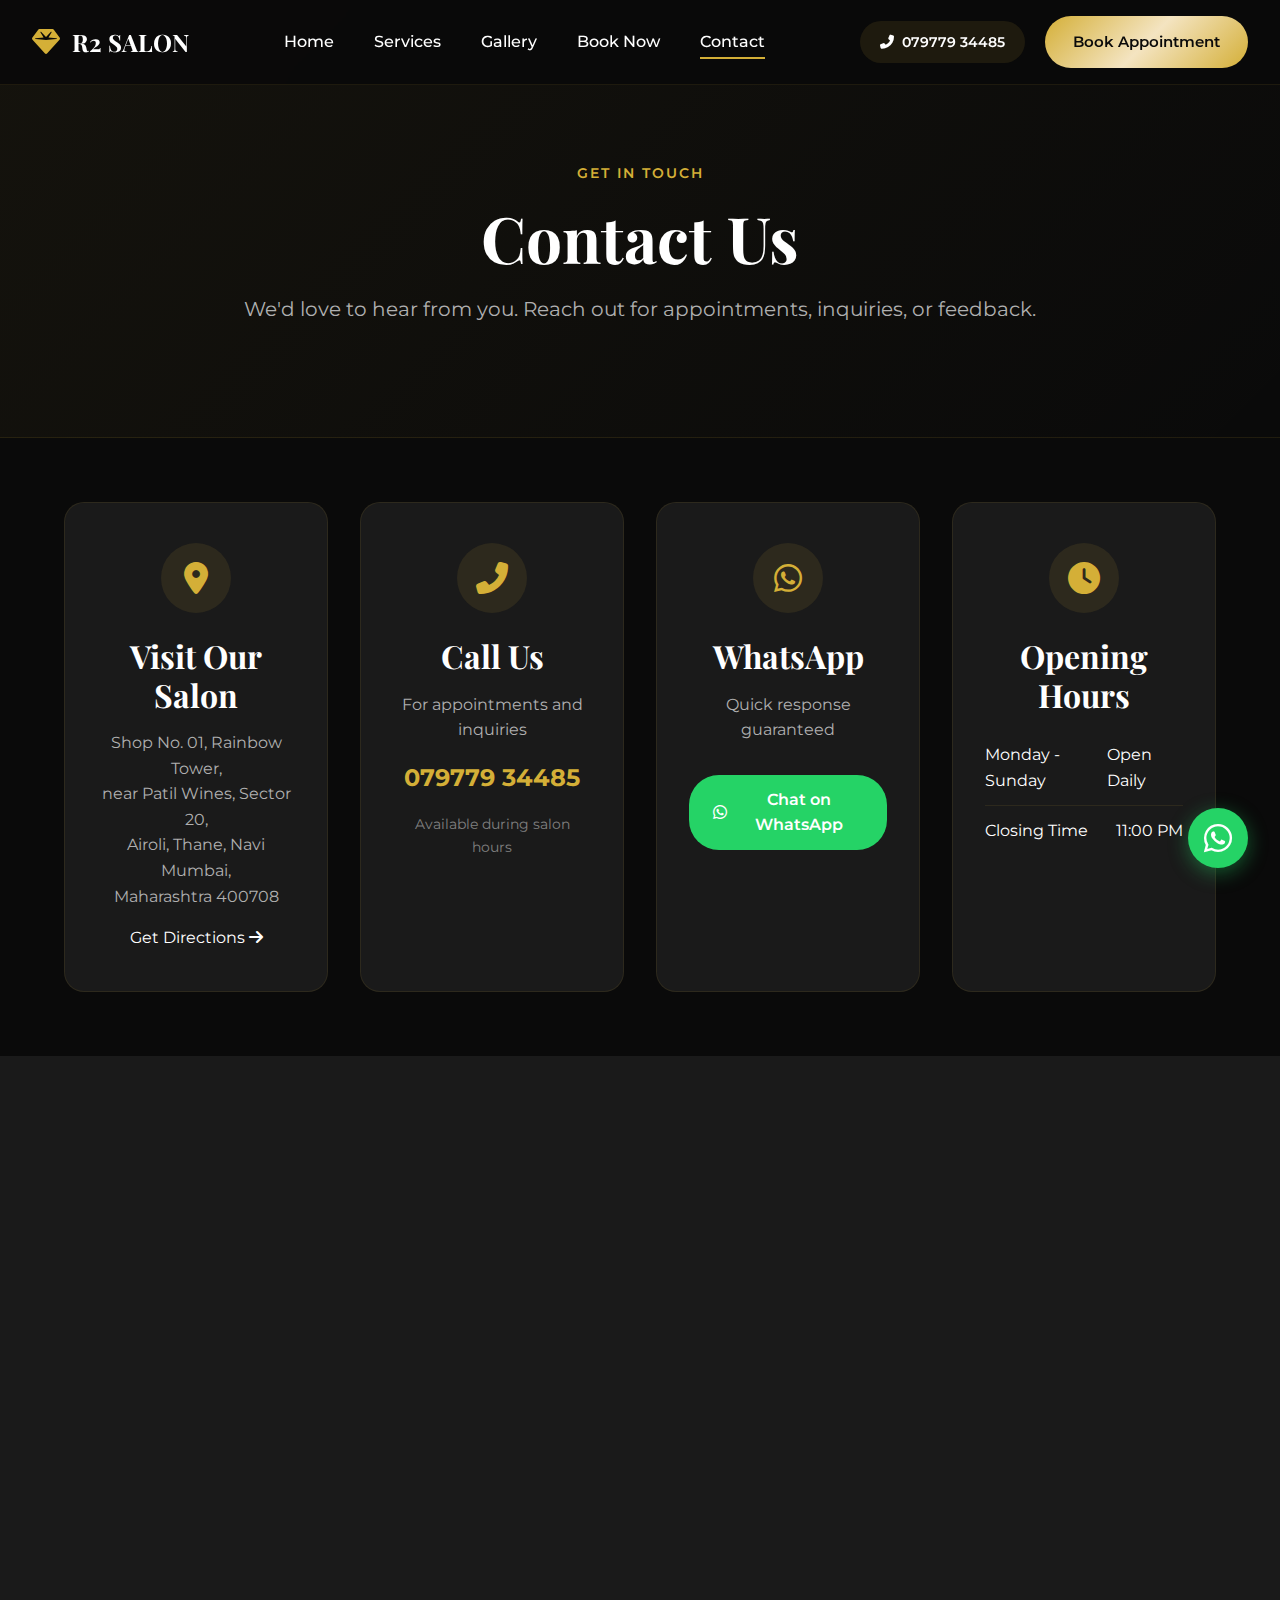
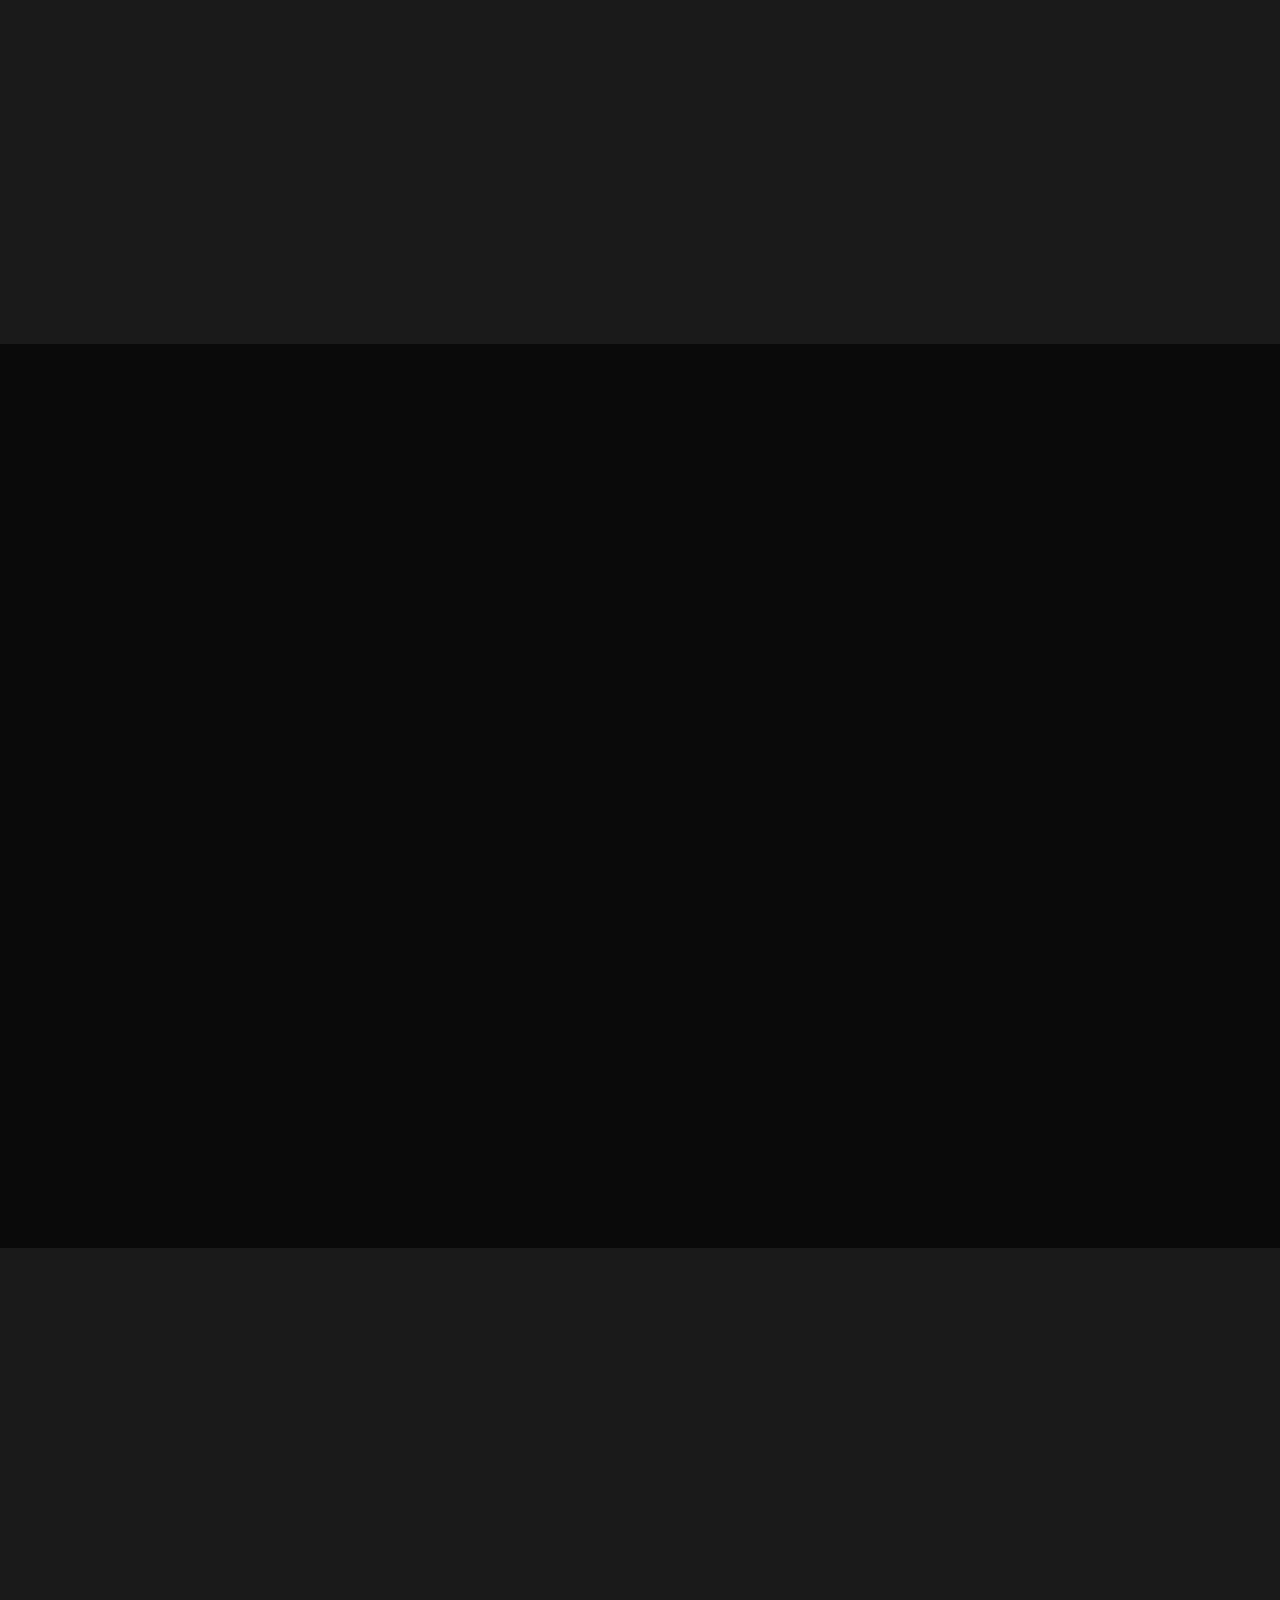
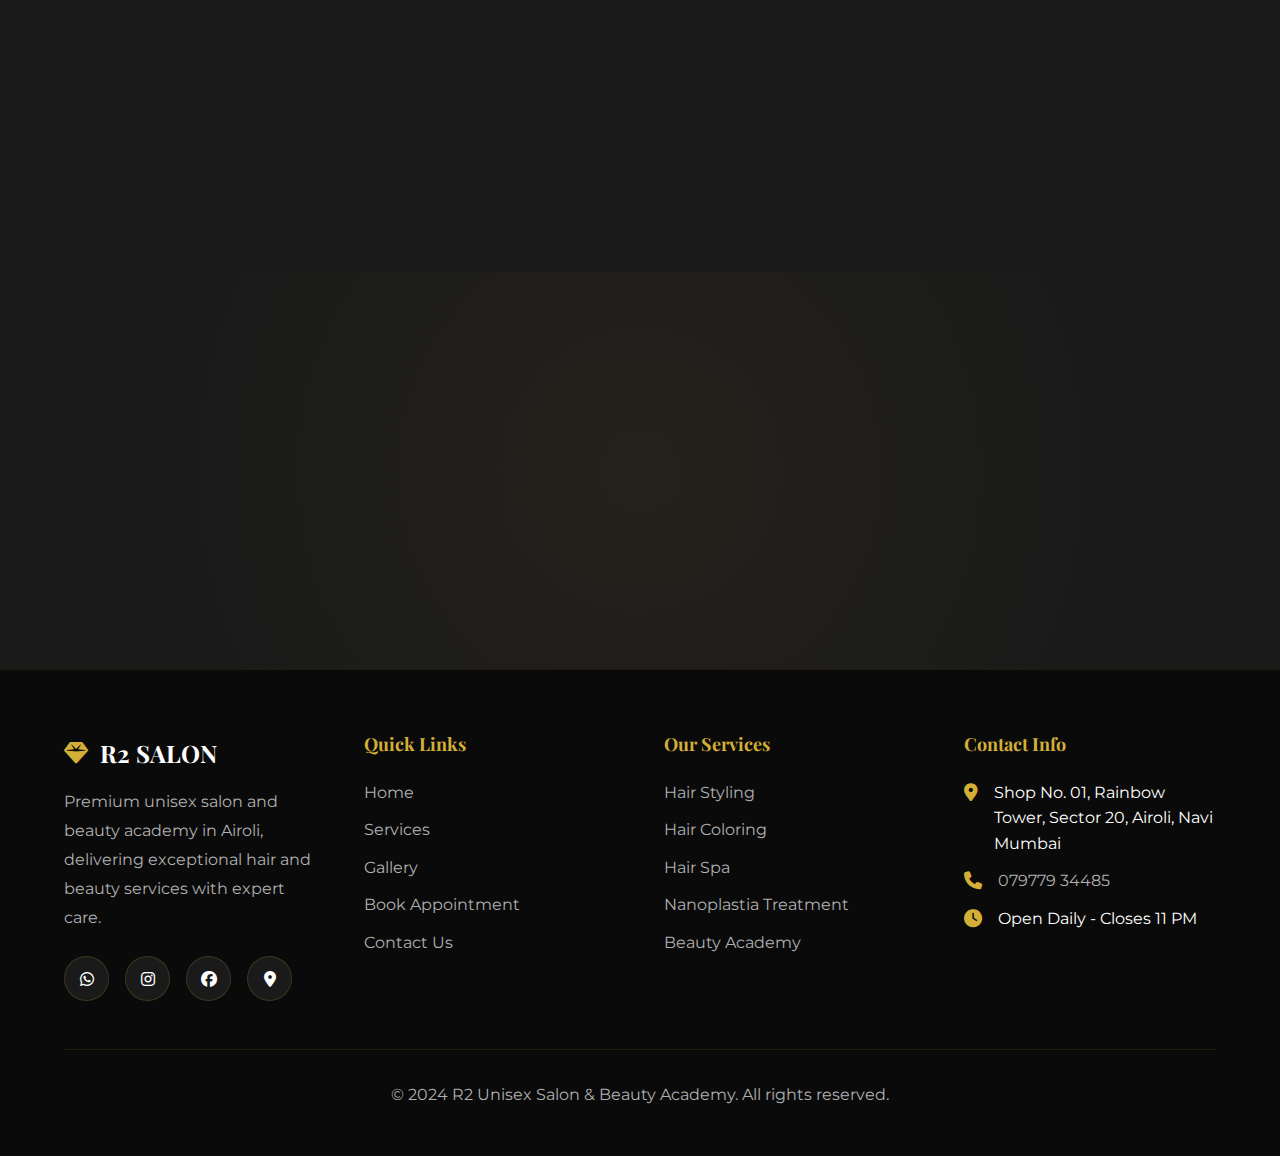
<file: contact.html>
<!DOCTYPE html>
<html lang="en">
<head>
    <meta charset="UTF-8">
    <meta name="viewport" content="width=device-width, initial-scale=1.0">
    <title>Contact Us | R2 Unisex Salon & Beauty Academy</title>
    <link rel="stylesheet" href="styles.css">
    <link rel="stylesheet" href="https://cdnjs.cloudflare.com/ajax/libs/font-awesome/6.4.0/css/all.min.css">
    <link href="https://fonts.googleapis.com/css2?family=Playfair+Display:wght@400;500;600;700;800&family=Montserrat:wght@300;400;500;600;700&display=swap" rel="stylesheet">
</head>
<body>
    <!-- Navigation -->
    <nav class="navbar" id="navbar">
        <div class="nav-container">
            <div class="logo">
                <i class="fas fa-gem"></i>
                <span>R2 SALON</span>
            </div>
            <ul class="nav-links" id="navLinks">
                <li><a href="index.html">Home</a></li>
                <li><a href="services.html">Services</a></li>
                <li><a href="gallery.html">Gallery</a></li>
                <li><a href="booking.html">Book Now</a></li>
                <li><a href="contact.html" class="active">Contact</a></li>
            </ul>
            <div class="nav-cta">
                <a href="tel:07977934485" class="cta-phone">
                    <i class="fas fa-phone-alt"></i>
                    <span>079779 34485</span>
                </a>
                <a href="booking.html" class="btn-primary">Book Appointment</a>
            </div>
            <div class="menu-toggle" id="menuToggle">
                <span></span>
                <span></span>
                <span></span>
            </div>
        </div>
    </nav>

    <!-- Page Header -->
    <section class="page-header">
        <div class="container">
            <div class="page-header-content" data-aos="fade-up">
                <span class="page-label">Get In Touch</span>
                <h1 class="page-title">Contact Us</h1>
                <p class="page-description">
                    We'd love to hear from you. Reach out for appointments, inquiries, or feedback.
                </p>
            </div>
        </div>
    </section>

    <!-- Contact Info Section -->
    <section class="contact-info-section">
        <div class="container">
            <div class="contact-cards-grid">
                <div class="contact-card" data-aos="fade-up">
                    <div class="contact-icon">
                        <i class="fas fa-map-marker-alt"></i>
                    </div>
                    <h3>Visit Our Salon</h3>
                    <p>Shop No. 01, Rainbow Tower,<br>near Patil Wines, Sector 20,<br>Airoli, Thane, Navi Mumbai,<br>Maharashtra 400708</p>
                    <a href="https://www.google.com/maps/search/?api=1&query=R2+Unisex+Salon+Airoli" target="_blank" class="contact-link">
                        Get Directions <i class="fas fa-arrow-right"></i>
                    </a>
                </div>

                <div class="contact-card" data-aos="fade-up" data-aos-delay="100">
                    <div class="contact-icon">
                        <i class="fas fa-phone-alt"></i>
                    </div>
                    <h3>Call Us</h3>
                    <p>For appointments and inquiries</p>
                    <a href="tel:07977934485" class="contact-number">079779 34485</a>
                    <p class="contact-hours">Available during salon hours</p>
                </div>

                <div class="contact-card" data-aos="fade-up" data-aos-delay="200">
                    <div class="contact-icon">
                        <i class="fab fa-whatsapp"></i>
                    </div>
                    <h3>WhatsApp</h3>
                    <p>Quick response guaranteed</p>
                    <a href="https://wa.me/917977934485" target="_blank" class="whatsapp-link">
                        <i class="fab fa-whatsapp"></i>
                        Chat on WhatsApp
                    </a>
                </div>

                <div class="contact-card" data-aos="fade-up" data-aos-delay="300">
                    <div class="contact-icon">
                        <i class="fas fa-clock"></i>
                    </div>
                    <h3>Opening Hours</h3>
                    <div class="hours-list">
                        <div class="hour-item">
                            <span>Monday - Sunday</span>
                            <span>Open Daily</span>
                        </div>
                        <div class="hour-item">
                            <span>Closing Time</span>
                            <span>11:00 PM</span>
                        </div>
                    </div>
                </div>
            </div>
        </div>
    </section>

    <!-- Map and Form Section -->
    <section class="contact-main-section">
        <div class="container">
            <div class="contact-main-grid">
                <!-- Map -->
                <div class="map-wrapper" data-aos="fade-right">
                    <h3>Find Us Here</h3>
                    <div class="map-container">
                        <iframe 
                            src="https://www.google.com/maps/embed?pb=!1m18!1m12!1m3!1d3768.5!2d72.99!3d19.15!2m3!1f0!2f0!3f0!3m2!1i1024!2i768!4f13.1!3m3!1m2!1s0x0%3A0x0!2zMTnCsDA5JzAwLjAiTiA3MsKwNTknMjQuMCJF!5e0!3m2!1sen!2sin!4v1234567890"
                            allowfullscreen="" 
                            loading="lazy">
                        </iframe>
                    </div>
                    <div class="map-features">
                        <div class="feature">
                            <i class="fas fa-car"></i>
                            <span>Ample Parking Available</span>
                        </div>
                        <div class="feature">
                            <i class="fas fa-subway"></i>
                            <span>Near Airoli Metro Station</span>
                        </div>
                        <div class="feature">
                            <i class="fas fa-wheelchair"></i>
                            <span>Wheelchair Accessible</span>
                        </div>
                    </div>
                </div>

                <!-- Contact Form -->
                <div class="contact-form-wrapper" data-aos="fade-left">
                    <h3>Send Us a Message</h3>
                    <p class="form-subtitle">Have a question or special request? We're here to help!</p>
                    
                    <div class="success-message" id="contactSuccessMessage">
                        <i class="fas fa-check-circle"></i>
                        <h4>Message Sent Successfully!</h4>
                        <p>We'll get back to you soon via WhatsApp.</p>
                    </div>

                    <form id="contactForm" class="contact-form">
                        <div class="form-row">
                            <div class="form-group">
                                <label for="name">Your Name *</label>
                                <input type="text" id="name" required placeholder="Enter your name">
                            </div>
                            <div class="form-group">
                                <label for="contactPhone">Phone Number *</label>
                                <input type="tel" id="contactPhone" required placeholder="Enter your phone">
                            </div>
                        </div>
                        <div class="form-group">
                            <label for="contactEmail">Email Address</label>
                            <input type="email" id="contactEmail" placeholder="Enter your email (optional)">
                        </div>
                        <div class="form-group">
                            <label for="subject">Subject *</label>
                            <select id="subject" required>
                                <option value="">Select Subject</option>
                                <option value="Appointment Inquiry">Appointment Inquiry</option>
                                <option value="Service Information">Service Information</option>
                                <option value="Pricing Details">Pricing Details</option>
                                <option value="Beauty Academy">Beauty Academy Courses</option>
                                <option value="Feedback">Feedback</option>
                                <option value="Other">Other</option>
                            </select>
                        </div>
                        <div class="form-group">
                            <label for="message">Your Message *</label>
                            <textarea id="message" rows="5" required placeholder="Tell us how we can help you..."></textarea>
                        </div>
                        <button type="submit" class="btn-primary btn-large btn-block">
                            <i class="fas fa-paper-plane"></i>
                            Send Message via WhatsApp
                        </button>
                    </form>
                </div>
            </div>
        </div>
    </section>

    <!-- Why Choose Section -->
    <section class="contact-why-choose">
        <div class="container">
            <div class="section-header" data-aos="fade-up">
                <span class="section-label">Our Commitment</span>
                <h2 class="section-title">Why Clients Choose R2 Salon</h2>
            </div>
            <div class="why-choose-grid">
                <div class="why-item" data-aos="fade-up">
                    <div class="why-icon">
                        <i class="fas fa-award"></i>
                    </div>
                    <h4>Expert Team</h4>
                    <p>Certified professionals with years of experience in latest techniques</p>
                </div>
                <div class="why-item" data-aos="fade-up" data-aos-delay="100">
                    <div class="why-icon">
                        <i class="fas fa-sparkles"></i>
                    </div>
                    <h4>Premium Products</h4>
                    <p>We use only top international brands for best results</p>
                </div>
                <div class="why-item" data-aos="fade-up" data-aos-delay="200">
                    <div class="why-icon">
                        <i class="fas fa-shield-alt"></i>
                    </div>
                    <h4>Hygienic Environment</h4>
                    <p>Strict sanitization protocols and clean facilities</p>
                </div>
                <div class="why-item" data-aos="fade-up">
                    <div class="why-icon">
                        <i class="fas fa-star"></i>
                    </div>
                    <h4>4.9 Rating</h4>
                    <p>212+ satisfied clients and counting on Google</p>
                </div>
                <div class="why-item" data-aos="fade-up" data-aos-delay="100">
                    <div class="why-icon">
                        <i class="fas fa-hand-holding-usd"></i>
                    </div>
                    <h4>Fair Pricing</h4>
                    <p>Quality services at competitive and transparent prices</p>
                </div>
                <div class="why-item" data-aos="fade-up" data-aos-delay="200">
                    <div class="why-icon">
                        <i class="fas fa-headset"></i>
                    </div>
                    <h4>Quick Support</h4>
                    <p>Fast response via WhatsApp for all your queries</p>
                </div>
            </div>
        </div>
    </section>

    <!-- Social Media Section -->
    <section class="social-section">
        <div class="container">
            <div class="section-header" data-aos="fade-up">
                <span class="section-label">Stay Connected</span>
                <h2 class="section-title">Follow Us On Social Media</h2>
                <p class="section-description">
                    Stay updated with our latest work, offers, and beauty tips
                </p>
            </div>
            <div class="social-grid">
                <a href="https://wa.me/917977934485" class="social-box whatsapp" target="_blank" data-aos="zoom-in">
                    <i class="fab fa-whatsapp"></i>
                    <h4>WhatsApp</h4>
                    <p>Quick Support</p>
                </a>
                <a href="#" class="social-box instagram" data-aos="zoom-in" data-aos-delay="100">
                    <i class="fab fa-instagram"></i>
                    <h4>Instagram</h4>
                    <p>@r2salon</p>
                </a>
                <a href="#" class="social-box facebook" data-aos="zoom-in" data-aos-delay="200">
                    <i class="fab fa-facebook"></i>
                    <h4>Facebook</h4>
                    <p>R2 Unisex Salon</p>
                </a>
                <a href="https://www.google.com/maps/search/?api=1&query=R2+Unisex+Salon+Airoli" class="social-box google" target="_blank" data-aos="zoom-in" data-aos-delay="300">
                    <i class="fab fa-google"></i>
                    <h4>Google</h4>
                    <p>4.9★ Rating</p>
                </a>
            </div>
        </div>
    </section>

    <!-- CTA Section -->
    <section class="cta-section">
        <div class="container">
            <div class="cta-content" data-aos="zoom-in">
                <h2>Ready to Visit Us?</h2>
                <p>Book your appointment or walk in anytime during our working hours</p>
                <div class="cta-buttons">
                    <a href="booking.html" class="btn-primary btn-large">Book Appointment</a>
                    <a href="tel:07977934485" class="btn-secondary btn-large">
                        <i class="fas fa-phone"></i>
                        Call Now
                    </a>
                </div>
            </div>
        </div>
    </section>

    <!-- Footer -->
    <footer class="footer">
        <div class="container">
            <div class="footer-content">
                <div class="footer-col">
                    <div class="footer-logo">
                        <i class="fas fa-gem"></i>
                        <span>R2 SALON</span>
                    </div>
                    <p class="footer-desc">
                        Premium unisex salon and beauty academy in Airoli, delivering exceptional 
                        hair and beauty services with expert care.
                    </p>
                    <div class="social-links">
                        <a href="https://wa.me/917977934485" target="_blank"><i class="fab fa-whatsapp"></i></a>
                        <a href="#"><i class="fab fa-instagram"></i></a>
                        <a href="#"><i class="fab fa-facebook"></i></a>
                        <a href="https://www.google.com/maps/search/?api=1&query=R2+Unisex+Salon+Airoli" target="_blank"><i class="fas fa-map-marker-alt"></i></a>
                    </div>
                </div>
                <div class="footer-col">
                    <h4>Quick Links</h4>
                    <ul>
                        <li><a href="index.html">Home</a></li>
                        <li><a href="services.html">Services</a></li>
                        <li><a href="gallery.html">Gallery</a></li>
                        <li><a href="booking.html">Book Appointment</a></li>
                        <li><a href="contact.html">Contact Us</a></li>
                    </ul>
                </div>
                <div class="footer-col">
                    <h4>Our Services</h4>
                    <ul>
                        <li><a href="services.html">Hair Styling</a></li>
                        <li><a href="services.html">Hair Coloring</a></li>
                        <li><a href="services.html">Hair Spa</a></li>
                        <li><a href="services.html">Nanoplastia Treatment</a></li>
                        <li><a href="services.html">Beauty Academy</a></li>
                    </ul>
                </div>
                <div class="footer-col">
                    <h4>Contact Info</h4>
                    <ul class="contact-info">
                        <li>
                            <i class="fas fa-map-marker-alt"></i>
                            <span>Shop No. 01, Rainbow Tower, Sector 20, Airoli, Navi Mumbai</span>
                        </li>
                        <li>
                            <i class="fas fa-phone"></i>
                            <a href="tel:07977934485">079779 34485</a>
                        </li>
                        <li>
                            <i class="fas fa-clock"></i>
                            <span>Open Daily - Closes 11 PM</span>
                        </li>
                    </ul>
                </div>
            </div>
            <div class="footer-bottom">
                <p>&copy; 2024 R2 Unisex Salon & Beauty Academy. All rights reserved.</p>
            </div>
        </div>
    </footer>

    <!-- WhatsApp Float Button -->
    <a href="https://wa.me/917977934485?text=Hi%20R2%20Salon!%20I%20would%20like%20to%20book%20an%20appointment." 
       class="whatsapp-float" target="_blank">
        <i class="fab fa-whatsapp"></i>
        <span class="whatsapp-tooltip">Chat with us</span>
    </a>

    <!-- Scroll to Top -->
    <button class="scroll-top" id="scrollTop">
        <i class="fas fa-arrow-up"></i>
    </button>

    <script src="script.js"></script>
</body>
</html>
</file>
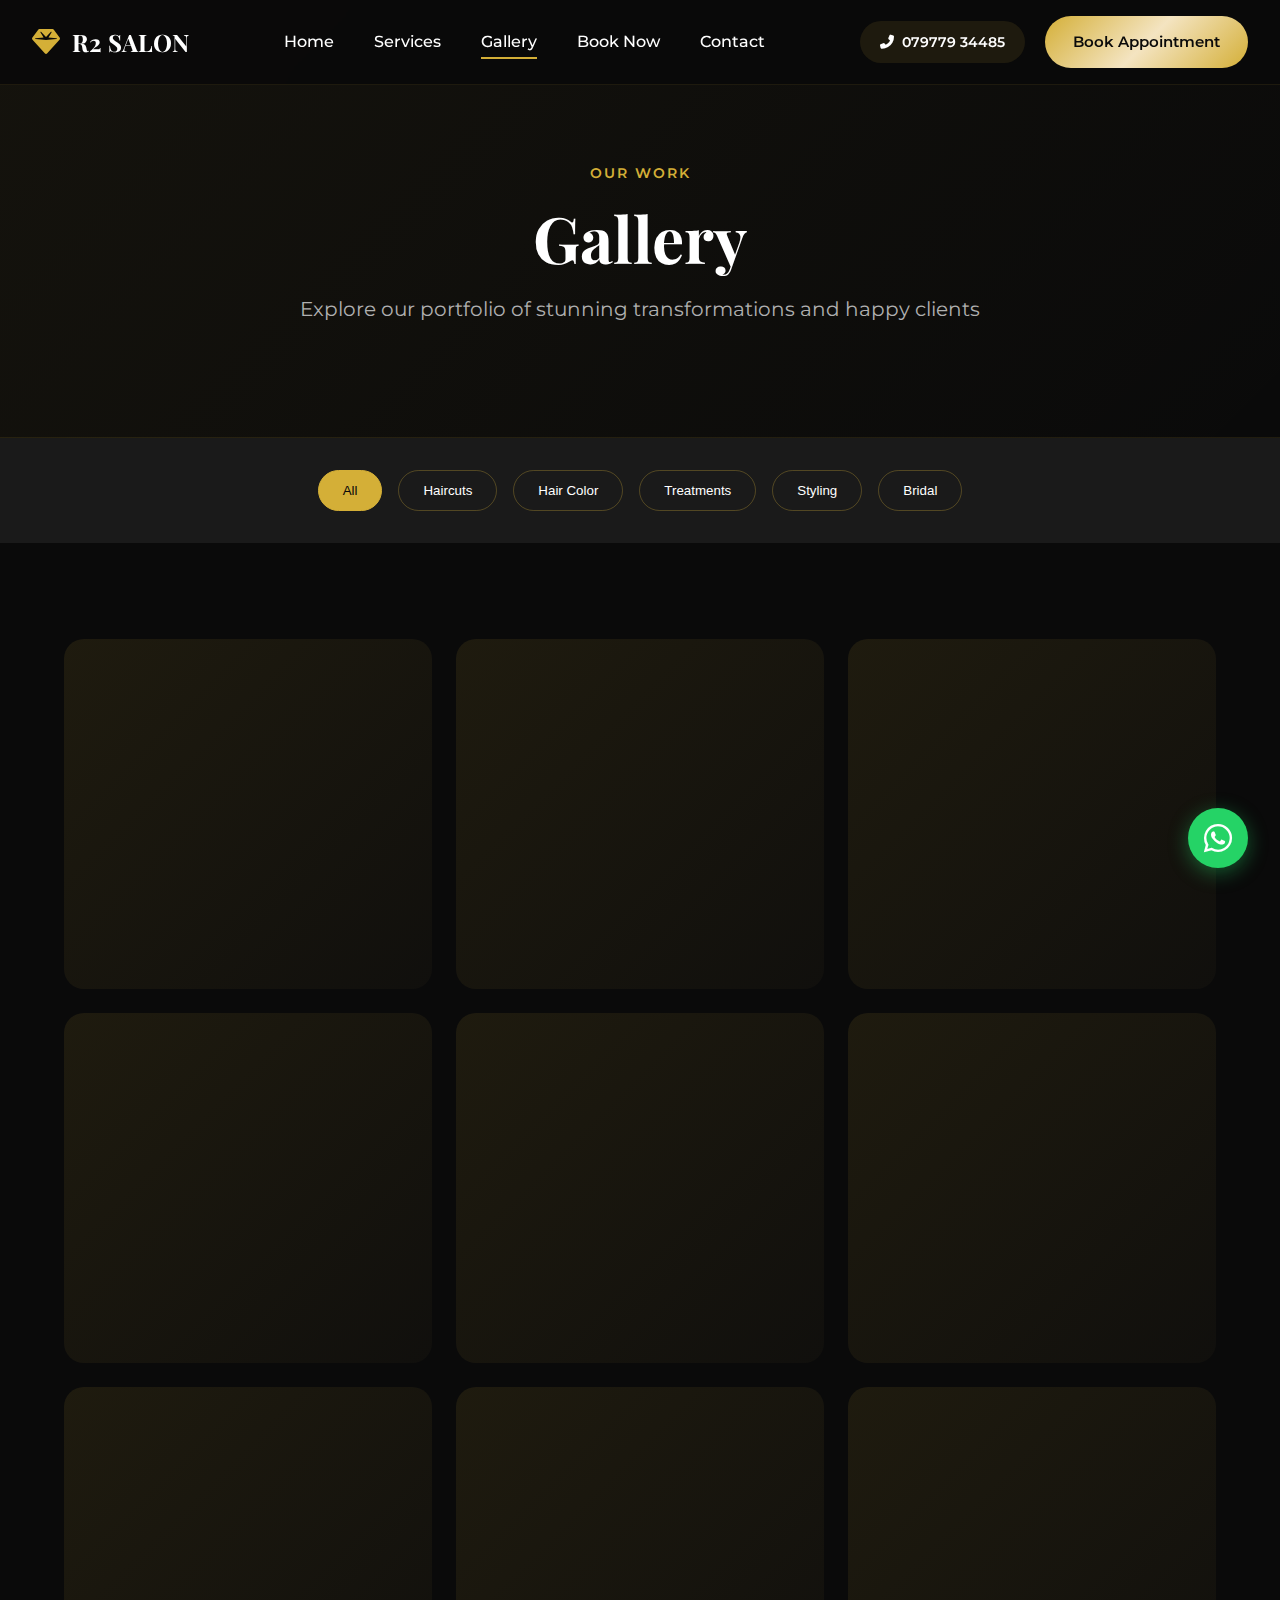
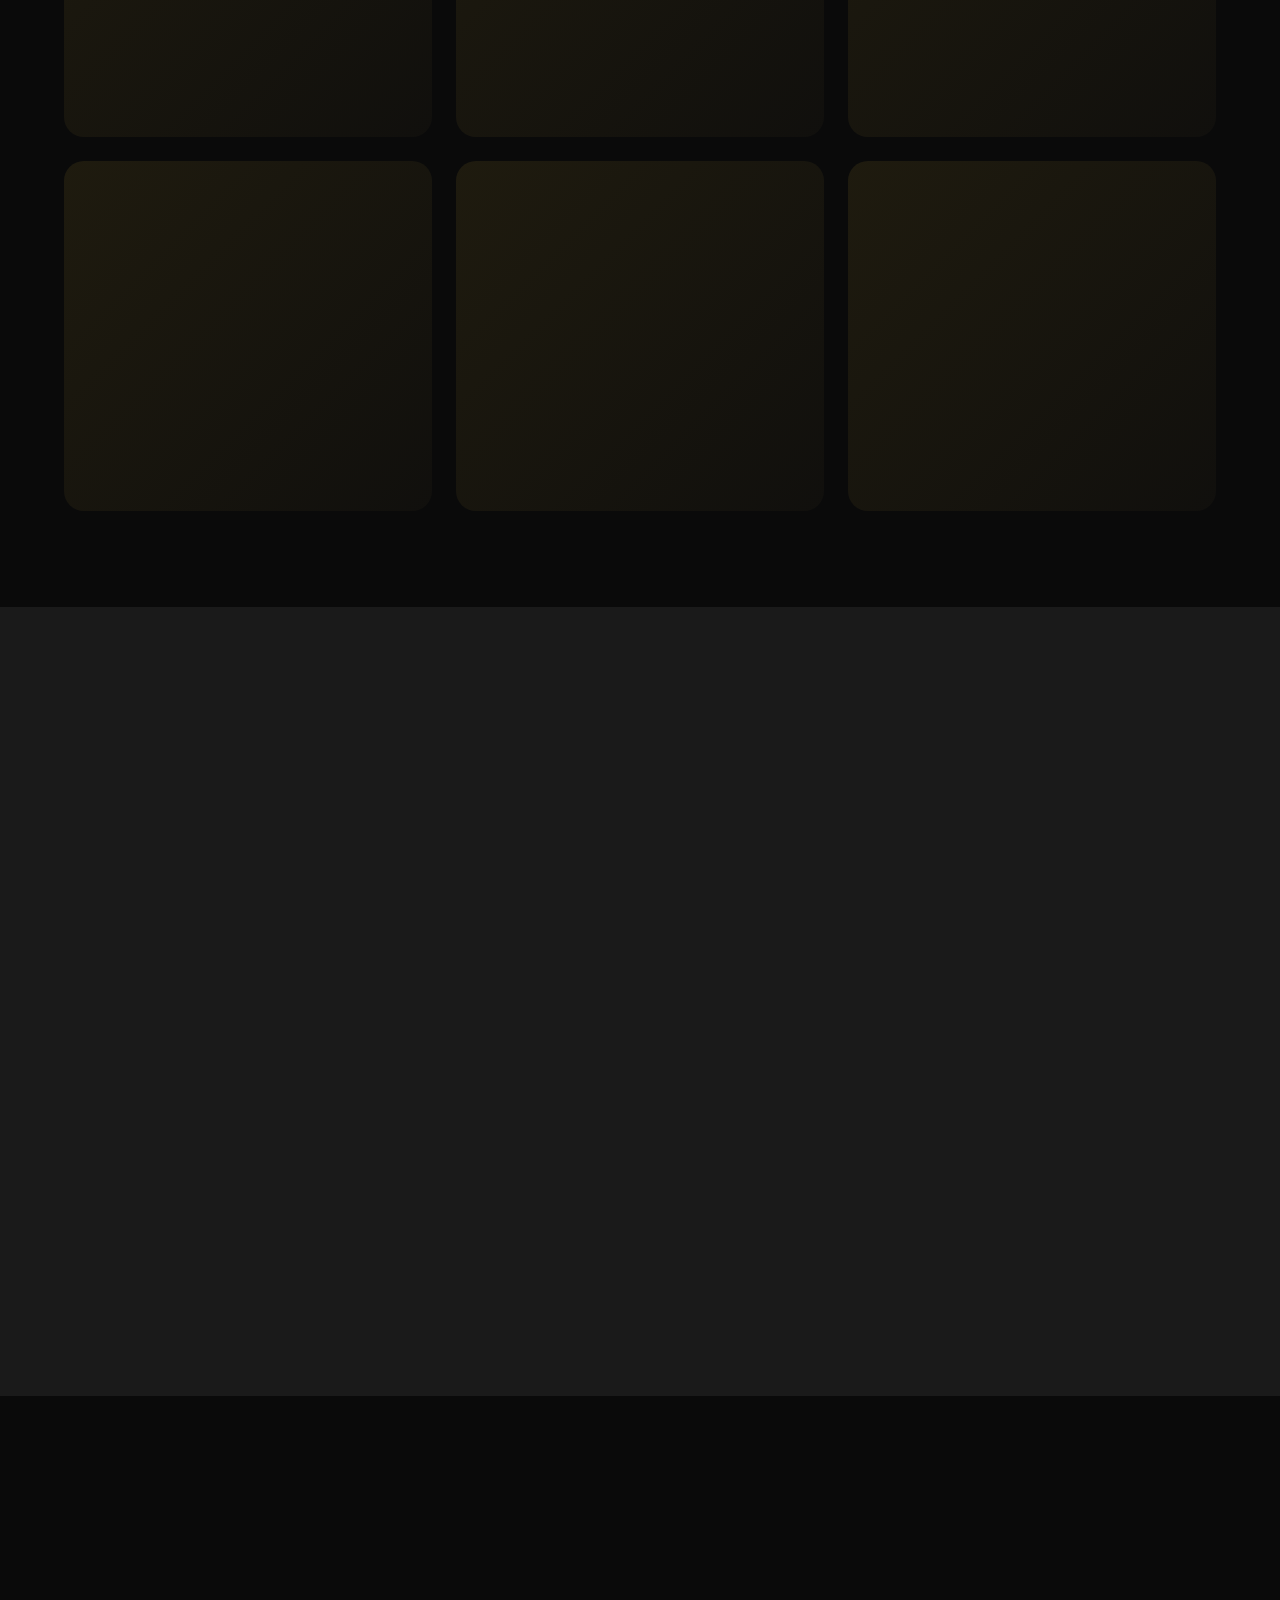
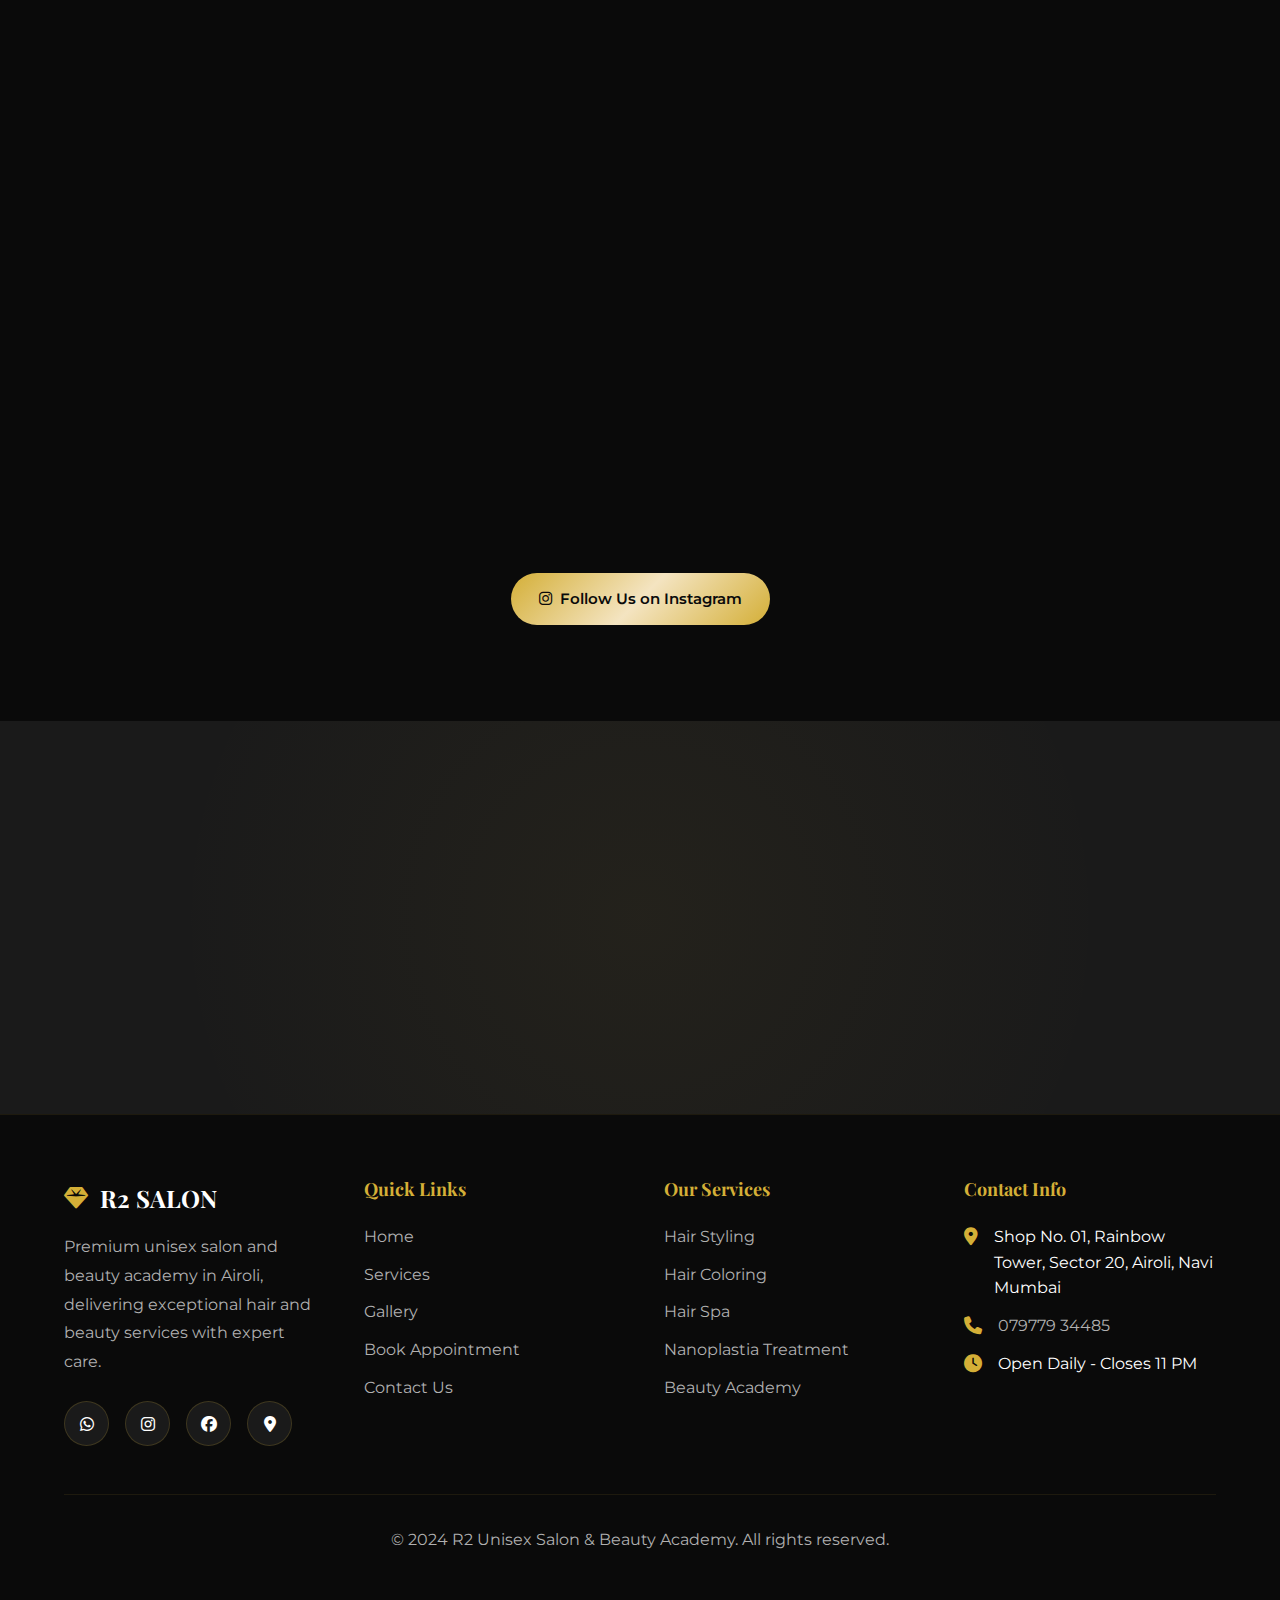
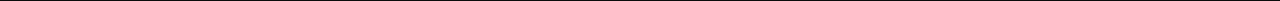
<file: gallery.html>
<!DOCTYPE html>
<html lang="en">
<head>
    <meta charset="UTF-8">
    <meta name="viewport" content="width=device-width, initial-scale=1.0">
    <title>Gallery | R2 Unisex Salon & Beauty Academy</title>
    <link rel="stylesheet" href="styles.css">
    <link rel="stylesheet" href="https://cdnjs.cloudflare.com/ajax/libs/font-awesome/6.4.0/css/all.min.css">
    <link href="https://fonts.googleapis.com/css2?family=Playfair+Display:wght@400;500;600;700;800&family=Montserrat:wght@300;400;500;600;700&display=swap" rel="stylesheet">
</head>
<body>
    <!-- Navigation -->
    <nav class="navbar" id="navbar">
        <div class="nav-container">
            <div class="logo">
                <i class="fas fa-gem"></i>
                <span>R2 SALON</span>
            </div>
            <ul class="nav-links" id="navLinks">
                <li><a href="index.html">Home</a></li>
                <li><a href="services.html">Services</a></li>
                <li><a href="gallery.html" class="active">Gallery</a></li>
                <li><a href="booking.html">Book Now</a></li>
                <li><a href="contact.html">Contact</a></li>
            </ul>
            <div class="nav-cta">
                <a href="tel:07977934485" class="cta-phone">
                    <i class="fas fa-phone-alt"></i>
                    <span>079779 34485</span>
                </a>
                <a href="booking.html" class="btn-primary">Book Appointment</a>
            </div>
            <div class="menu-toggle" id="menuToggle">
                <span></span>
                <span></span>
                <span></span>
            </div>
        </div>
    </nav>

    <!-- Page Header -->
    <section class="page-header">
        <div class="container">
            <div class="page-header-content" data-aos="fade-up">
                <span class="page-label">Our Work</span>
                <h1 class="page-title">Gallery</h1>
                <p class="page-description">
                    Explore our portfolio of stunning transformations and happy clients
                </p>
            </div>
        </div>
    </section>

    <!-- Gallery Filter -->
    <section class="gallery-filter">
        <div class="container">
            <div class="filter-buttons">
                <button class="filter-btn active" data-filter="all">All</button>
                <button class="filter-btn" data-filter="haircut">Haircuts</button>
                <button class="filter-btn" data-filter="color">Hair Color</button>
                <button class="filter-btn" data-filter="treatment">Treatments</button>
                <button class="filter-btn" data-filter="styling">Styling</button>
                <button class="filter-btn" data-filter="bridal">Bridal</button>
            </div>
        </div>
    </section>

    <!-- Gallery Grid -->
    <section class="gallery-section">
        <div class="container">
            <div class="gallery-grid">
                <!-- Gallery Item 1 -->
                <div class="gallery-item" data-category="haircut color">
                    <div class="gallery-image">
                        <div class="gallery-overlay">
                            <div class="gallery-info">
                                <h3>Balayage & Haircut</h3>
                                <p>Soft layering with honey blonde highlights</p>
                            </div>
                            <button class="gallery-btn" onclick="openGalleryModal(0)">
                                <i class="fas fa-search-plus"></i>
                            </button>
                        </div>
                    </div>
                </div>

                <!-- Gallery Item 2 -->
                <div class="gallery-item" data-category="color">
                    <div class="gallery-image">
                        <div class="gallery-overlay">
                            <div class="gallery-info">
                                <h3>Ombre Hair Color</h3>
                                <p>Dark to light gradient coloring</p>
                            </div>
                            <button class="gallery-btn" onclick="openGalleryModal(1)">
                                <i class="fas fa-search-plus"></i>
                            </button>
                        </div>
                    </div>
                </div>

                <!-- Gallery Item 3 -->
                <div class="gallery-item" data-category="treatment">
                    <div class="gallery-image">
                        <div class="gallery-overlay">
                            <div class="gallery-info">
                                <h3>Nanoplastia Treatment</h3>
                                <p>Smooth, frizz-free hair transformation</p>
                            </div>
                            <button class="gallery-btn" onclick="openGalleryModal(2)">
                                <i class="fas fa-search-plus"></i>
                            </button>
                        </div>
                    </div>
                </div>

                <!-- Gallery Item 4 -->
                <div class="gallery-item" data-category="styling">
                    <div class="gallery-image">
                        <div class="gallery-overlay">
                            <div class="gallery-info">
                                <h3>Soft Curls Styling</h3>
                                <p>Elegant soft waves for special occasion</p>
                            </div>
                            <button class="gallery-btn" onclick="openGalleryModal(3)">
                                <i class="fas fa-search-plus"></i>
                            </button>
                        </div>
                    </div>
                </div>

                <!-- Gallery Item 5 -->
                <div class="gallery-item" data-category="haircut">
                    <div class="gallery-image">
                        <div class="gallery-overlay">
                            <div class="gallery-info">
                                <h3>Layered Bob Cut</h3>
                                <p>Modern layered bob with texture</p>
                            </div>
                            <button class="gallery-btn" onclick="openGalleryModal(4)">
                                <i class="fas fa-search-plus"></i>
                            </button>
                        </div>
                    </div>
                </div>

                <!-- Gallery Item 6 -->
                <div class="gallery-item" data-category="color">
                    <div class="gallery-image">
                        <div class="gallery-overlay">
                            <div class="gallery-info">
                                <h3>Highlights & Lowlights</h3>
                                <p>Multi-dimensional color technique</p>
                            </div>
                            <button class="gallery-btn" onclick="openGalleryModal(5)">
                                <i class="fas fa-search-plus"></i>
                            </button>
                        </div>
                    </div>
                </div>

                <!-- Gallery Item 7 -->
                <div class="gallery-item" data-category="bridal styling">
                    <div class="gallery-image">
                        <div class="gallery-overlay">
                            <div class="gallery-info">
                                <h3>Bridal Hairstyle</h3>
                                <p>Elegant updo with floral accessories</p>
                            </div>
                            <button class="gallery-btn" onclick="openGalleryModal(6)">
                                <i class="fas fa-search-plus"></i>
                            </button>
                        </div>
                    </div>
                </div>

                <!-- Gallery Item 8 -->
                <div class="gallery-item" data-category="haircut">
                    <div class="gallery-image">
                        <div class="gallery-overlay">
                            <div class="gallery-info">
                                <h3>Men's Fade Haircut</h3>
                                <p>Clean fade with textured top</p>
                            </div>
                            <button class="gallery-btn" onclick="openGalleryModal(7)">
                                <i class="fas fa-search-plus"></i>
                            </button>
                        </div>
                    </div>
                </div>

                <!-- Gallery Item 9 -->
                <div class="gallery-item" data-category="treatment">
                    <div class="gallery-image">
                        <div class="gallery-overlay">
                            <div class="gallery-info">
                                <h3>Hair Botox Treatment</h3>
                                <p>Restored shine and volume</p>
                            </div>
                            <button class="gallery-btn" onclick="openGalleryModal(8)">
                                <i class="fas fa-search-plus"></i>
                            </button>
                        </div>
                    </div>
                </div>

                <!-- Gallery Item 10 -->
                <div class="gallery-item" data-category="styling">
                    <div class="gallery-image">
                        <div class="gallery-overlay">
                            <div class="gallery-info">
                                <h3>Sleek Straight Style</h3>
                                <p>Glass hair finish with perfect shine</p>
                            </div>
                            <button class="gallery-btn" onclick="openGalleryModal(9)">
                                <i class="fas fa-search-plus"></i>
                            </button>
                        </div>
                    </div>
                </div>

                <!-- Gallery Item 11 -->
                <div class="gallery-item" data-category="color haircut">
                    <div class="gallery-image">
                        <div class="gallery-overlay">
                            <div class="gallery-info">
                                <h3>Pixie Cut with Color</h3>
                                <p>Bold short cut with vibrant color</p>
                            </div>
                            <button class="gallery-btn" onclick="openGalleryModal(10)">
                                <i class="fas fa-search-plus"></i>
                            </button>
                        </div>
                    </div>
                </div>

                <!-- Gallery Item 12 -->
                <div class="gallery-item" data-category="bridal">
                    <div class="gallery-image">
                        <div class="gallery-overlay">
                            <div class="gallery-info">
                                <h3>Bridal Makeup Look</h3>
                                <p>Complete bridal makeover package</p>
                            </div>
                            <button class="gallery-btn" onclick="openGalleryModal(11)">
                                <i class="fas fa-search-plus"></i>
                            </button>
                        </div>
                    </div>
                </div>
            </div>
        </div>
    </section>

    <!-- Client Testimonials in Gallery -->
    <section class="gallery-testimonials">
        <div class="container">
            <div class="section-header" data-aos="fade-up">
                <span class="section-label">Client Love</span>
                <h2 class="section-title">Transform Your Look with Us</h2>
            </div>
            <div class="testimonial-gallery-grid">
                <div class="testimonial-gallery-card" data-aos="fade-up">
                    <div class="testimonial-image">
                        <div class="before-after">
                            <span class="badge badge-before">Before</span>
                            <span class="badge badge-after">After</span>
                        </div>
                    </div>
                    <div class="testimonial-content">
                        <div class="stars">★★★★★</div>
                        <p>"Amazing transformation! My hair looks and feels incredible after the balayage service."</p>
                        <div class="client-name">- Prachi</div>
                    </div>
                </div>

                <div class="testimonial-gallery-card" data-aos="fade-up" data-aos-delay="100">
                    <div class="testimonial-image">
                        <div class="before-after">
                            <span class="badge badge-before">Before</span>
                            <span class="badge badge-after">After</span>
                        </div>
                    </div>
                    <div class="testimonial-content">
                        <div class="stars">★★★★★</div>
                        <p>"The Nanoplastia treatment gave me the smooth, manageable hair I always wanted!"</p>
                        <div class="client-name">- Swati Gaikwad</div>
                    </div>
                </div>

                <div class="testimonial-gallery-card" data-aos="fade-up" data-aos-delay="200">
                    <div class="testimonial-image">
                        <div class="before-after">
                            <span class="badge badge-before">Before</span>
                            <span class="badge badge-after">After</span>
                        </div>
                    </div>
                    <div class="testimonial-content">
                        <div class="stars">★★★★★</div>
                        <p>"Best haircut I've ever had! The stylist understood exactly what I wanted."</p>
                        <div class="client-name">- Ragini DN</div>
                    </div>
                </div>
            </div>
        </div>
    </section>

    <!-- Instagram Feed Section -->
    <section class="instagram-feed">
        <div class="container">
            <div class="section-header" data-aos="fade-up">
                <span class="section-label">Follow Us</span>
                <h2 class="section-title">@r2salon on Instagram</h2>
                <p class="section-description">Stay updated with our latest work and offers</p>
            </div>
            <div class="instagram-grid">
                <a href="#" class="instagram-item" data-aos="zoom-in">
                    <div class="instagram-overlay">
                        <i class="fab fa-instagram"></i>
                    </div>
                </a>
                <a href="#" class="instagram-item" data-aos="zoom-in" data-aos-delay="50">
                    <div class="instagram-overlay">
                        <i class="fab fa-instagram"></i>
                    </div>
                </a>
                <a href="#" class="instagram-item" data-aos="zoom-in" data-aos-delay="100">
                    <div class="instagram-overlay">
                        <i class="fab fa-instagram"></i>
                    </div>
                </a>
                <a href="#" class="instagram-item" data-aos="zoom-in" data-aos-delay="150">
                    <div class="instagram-overlay">
                        <i class="fab fa-instagram"></i>
                    </div>
                </a>
                <a href="#" class="instagram-item" data-aos="zoom-in" data-aos-delay="200">
                    <div class="instagram-overlay">
                        <i class="fab fa-instagram"></i>
                    </div>
                </a>
                <a href="#" class="instagram-item" data-aos="zoom-in" data-aos-delay="250">
                    <div class="instagram-overlay">
                        <i class="fab fa-instagram"></i>
                    </div>
                </a>
            </div>
            <div class="instagram-cta">
                <a href="#" class="btn-primary">
                    <i class="fab fa-instagram"></i>
                    Follow Us on Instagram
                </a>
            </div>
        </div>
    </section>

    <!-- CTA Section -->
    <section class="cta-section">
        <div class="container">
            <div class="cta-content" data-aos="zoom-in">
                <h2>Get Your Own Transformation!</h2>
                <p>Book your appointment and let our experts create your perfect look</p>
                <div class="cta-buttons">
                    <a href="booking.html" class="btn-primary btn-large">Book Appointment</a>
                    <a href="https://wa.me/917977934485" class="btn-whatsapp btn-large" target="_blank">
                        <i class="fab fa-whatsapp"></i>
                        WhatsApp Us
                    </a>
                </div>
            </div>
        </div>
    </section>

    <!-- Gallery Modal -->
    <div class="gallery-modal" id="galleryModal">
        <button class="modal-close" onclick="closeGalleryModal()">
            <i class="fas fa-times"></i>
        </button>
        <button class="modal-prev" onclick="prevGalleryImage()">
            <i class="fas fa-chevron-left"></i>
        </button>
        <button class="modal-next" onclick="nextGalleryImage()">
            <i class="fas fa-chevron-right"></i>
        </button>
        <div class="modal-content">
            <div class="modal-image"></div>
            <div class="modal-info">
                <h3 class="modal-title"></h3>
                <p class="modal-description"></p>
            </div>
        </div>
    </div>

    <!-- Footer -->
    <footer class="footer">
        <div class="container">
            <div class="footer-content">
                <div class="footer-col">
                    <div class="footer-logo">
                        <i class="fas fa-gem"></i>
                        <span>R2 SALON</span>
                    </div>
                    <p class="footer-desc">
                        Premium unisex salon and beauty academy in Airoli, delivering exceptional 
                        hair and beauty services with expert care.
                    </p>
                    <div class="social-links">
                        <a href="https://wa.me/917977934485" target="_blank"><i class="fab fa-whatsapp"></i></a>
                        <a href="#"><i class="fab fa-instagram"></i></a>
                        <a href="#"><i class="fab fa-facebook"></i></a>
                        <a href="https://www.google.com/maps/search/?api=1&query=R2+Unisex+Salon+Airoli" target="_blank"><i class="fas fa-map-marker-alt"></i></a>
                    </div>
                </div>
                <div class="footer-col">
                    <h4>Quick Links</h4>
                    <ul>
                        <li><a href="index.html">Home</a></li>
                        <li><a href="services.html">Services</a></li>
                        <li><a href="gallery.html">Gallery</a></li>
                        <li><a href="booking.html">Book Appointment</a></li>
                        <li><a href="contact.html">Contact Us</a></li>
                    </ul>
                </div>
                <div class="footer-col">
                    <h4>Our Services</h4>
                    <ul>
                        <li><a href="services.html">Hair Styling</a></li>
                        <li><a href="services.html">Hair Coloring</a></li>
                        <li><a href="services.html">Hair Spa</a></li>
                        <li><a href="services.html">Nanoplastia Treatment</a></li>
                        <li><a href="services.html">Beauty Academy</a></li>
                    </ul>
                </div>
                <div class="footer-col">
                    <h4>Contact Info</h4>
                    <ul class="contact-info">
                        <li>
                            <i class="fas fa-map-marker-alt"></i>
                            <span>Shop No. 01, Rainbow Tower, Sector 20, Airoli, Navi Mumbai</span>
                        </li>
                        <li>
                            <i class="fas fa-phone"></i>
                            <a href="tel:07977934485">079779 34485</a>
                        </li>
                        <li>
                            <i class="fas fa-clock"></i>
                            <span>Open Daily - Closes 11 PM</span>
                        </li>
                    </ul>
                </div>
            </div>
            <div class="footer-bottom">
                <p>&copy; 2024 R2 Unisex Salon & Beauty Academy. All rights reserved.</p>
            </div>
        </div>
    </footer>

    <!-- WhatsApp Float Button -->
    <a href="https://wa.me/917977934485?text=Hi%20R2%20Salon!%20I%20would%20like%20to%20book%20an%20appointment." 
       class="whatsapp-float" target="_blank">
        <i class="fab fa-whatsapp"></i>
        <span class="whatsapp-tooltip">Chat with us</span>
    </a>

    <!-- Scroll to Top -->
    <button class="scroll-top" id="scrollTop">
        <i class="fas fa-arrow-up"></i>
    </button>

    <script src="script.js"></script>
</body>
</html>
</file>
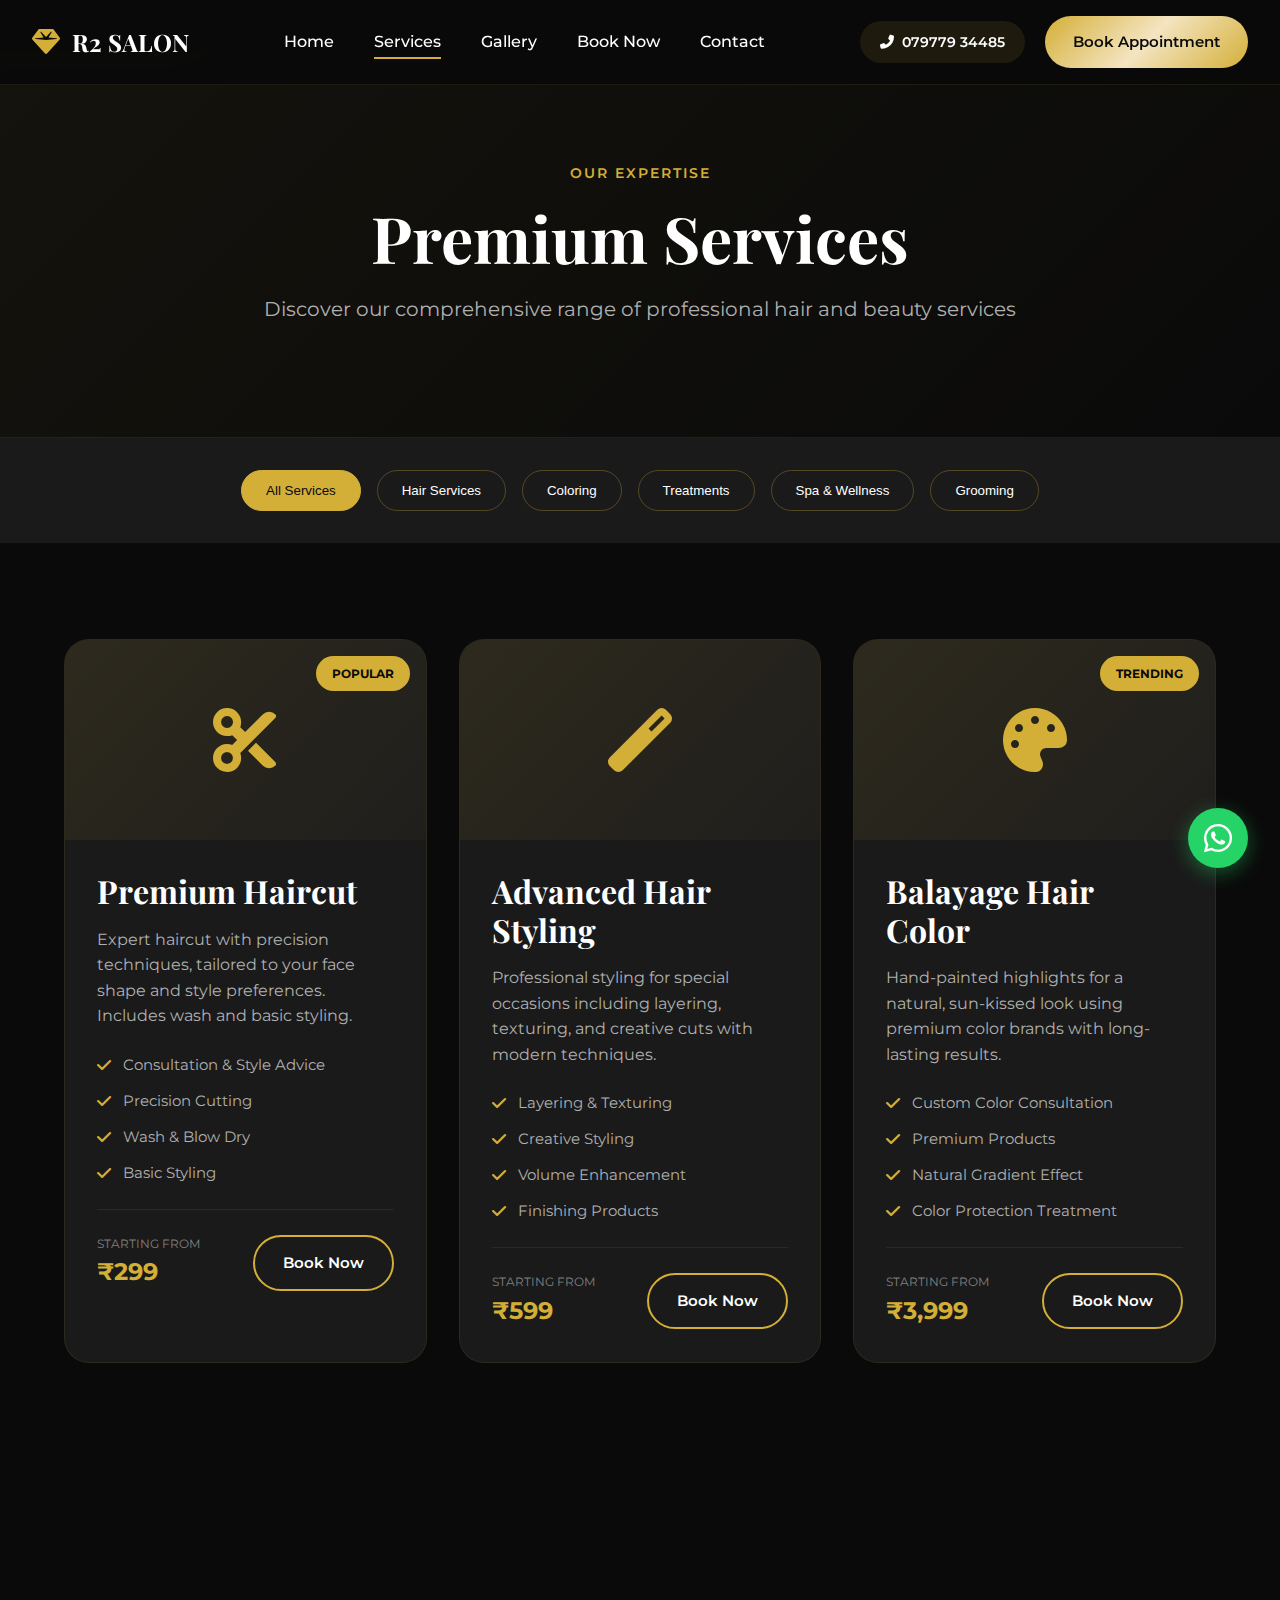
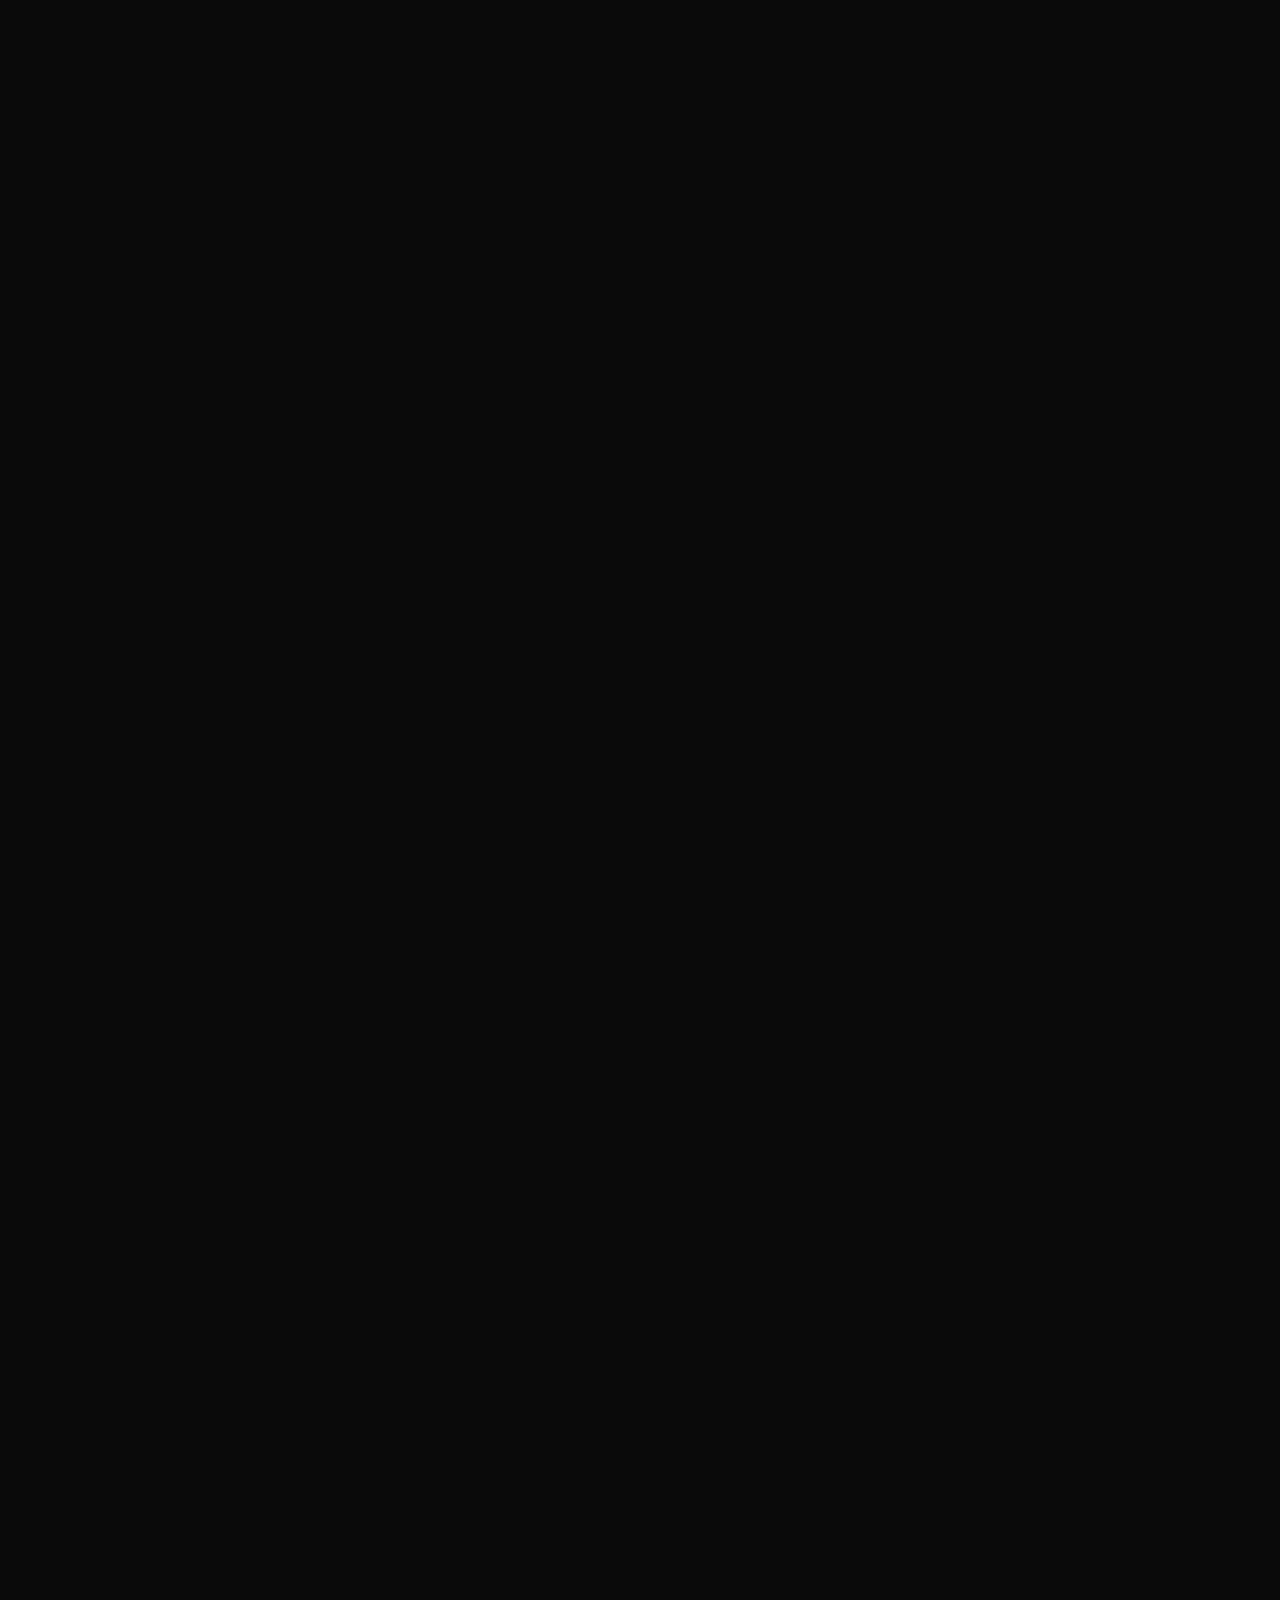
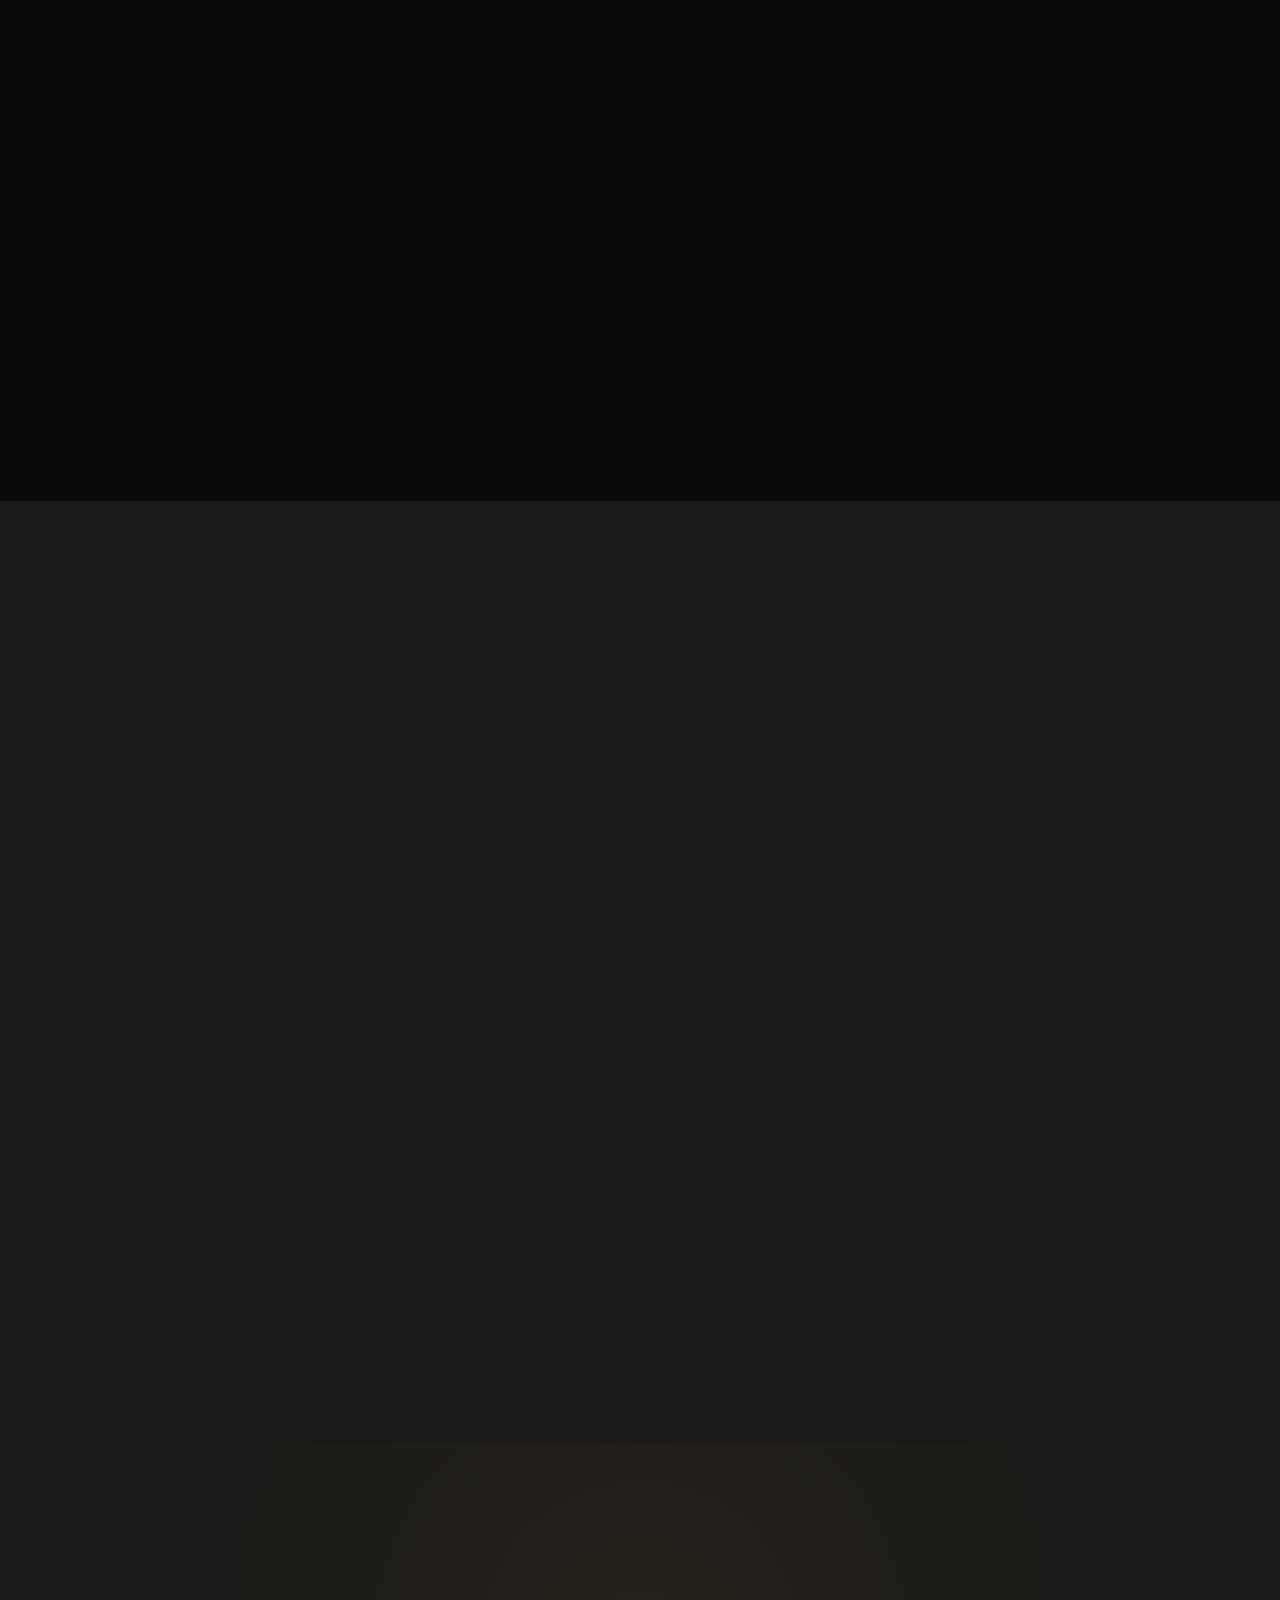
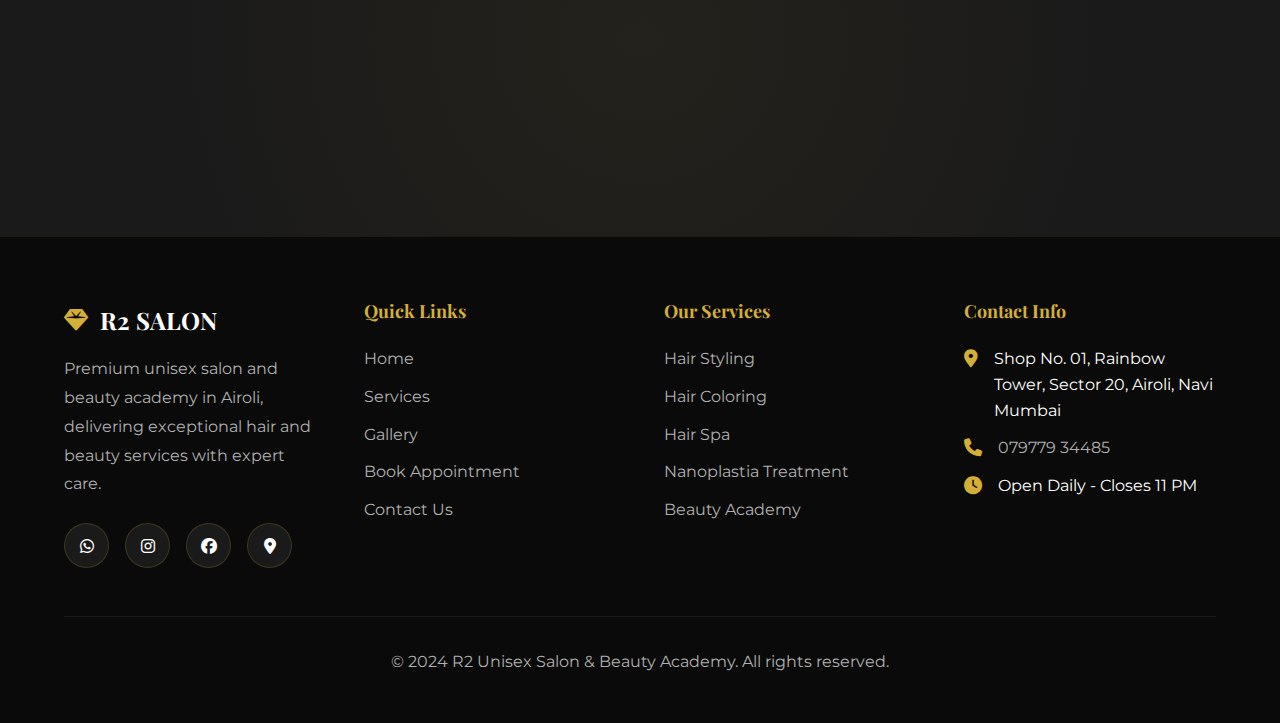
<file: services.html>
<!DOCTYPE html>
<html lang="en">
<head>
    <meta charset="UTF-8">
    <meta name="viewport" content="width=device-width, initial-scale=1.0">
    <title>Our Services | R2 Unisex Salon & Beauty Academy</title>
    <link rel="stylesheet" href="styles.css">
    <link rel="stylesheet" href="https://cdnjs.cloudflare.com/ajax/libs/font-awesome/6.4.0/css/all.min.css">
    <link href="https://fonts.googleapis.com/css2?family=Playfair+Display:wght@400;500;600;700;800&family=Montserrat:wght@300;400;500;600;700&display=swap" rel="stylesheet">
</head>
<body>
    <!-- Navigation -->
    <nav class="navbar" id="navbar">
        <div class="nav-container">
            <div class="logo">
                <i class="fas fa-gem"></i>
                <span>R2 SALON</span>
            </div>
            <ul class="nav-links" id="navLinks">
                <li><a href="index.html">Home</a></li>
                <li><a href="services.html" class="active">Services</a></li>
                <li><a href="gallery.html">Gallery</a></li>
                <li><a href="booking.html">Book Now</a></li>
                <li><a href="contact.html">Contact</a></li>
            </ul>
            <div class="nav-cta">
                <a href="tel:07977934485" class="cta-phone">
                    <i class="fas fa-phone-alt"></i>
                    <span>079779 34485</span>
                </a>
                <a href="booking.html" class="btn-primary">Book Appointment</a>
            </div>
            <div class="menu-toggle" id="menuToggle">
                <span></span>
                <span></span>
                <span></span>
            </div>
        </div>
    </nav>

    <!-- Page Header -->
    <section class="page-header">
        <div class="container">
            <div class="page-header-content" data-aos="fade-up">
                <span class="page-label">Our Expertise</span>
                <h1 class="page-title">Premium Services</h1>
                <p class="page-description">
                    Discover our comprehensive range of professional hair and beauty services
                </p>
            </div>
        </div>
    </section>

    <!-- Services Filter -->
    <section class="services-filter">
        <div class="container">
            <div class="filter-buttons">
                <button class="filter-btn active" data-filter="all">All Services</button>
                <button class="filter-btn" data-filter="hair">Hair Services</button>
                <button class="filter-btn" data-filter="color">Coloring</button>
                <button class="filter-btn" data-filter="treatment">Treatments</button>
                <button class="filter-btn" data-filter="spa">Spa & Wellness</button>
                <button class="filter-btn" data-filter="grooming">Grooming</button>
            </div>
        </div>
    </section>

    <!-- Services Grid -->
    <section class="services-detailed">
        <div class="container">
            <div class="services-grid-detailed">
                <!-- Hair Styling Services -->
                <div class="service-detail-card" data-category="hair" data-aos="fade-up">
                    <div class="service-image">
                        <div class="service-badge">Popular</div>
                        <i class="fas fa-cut"></i>
                    </div>
                    <div class="service-content">
                        <h3>Premium Haircut</h3>
                        <p>Expert haircut with precision techniques, tailored to your face shape and style preferences. Includes wash and basic styling.</p>
                        <ul class="service-features">
                            <li><i class="fas fa-check"></i> Consultation & Style Advice</li>
                            <li><i class="fas fa-check"></i> Precision Cutting</li>
                            <li><i class="fas fa-check"></i> Wash & Blow Dry</li>
                            <li><i class="fas fa-check"></i> Basic Styling</li>
                        </ul>
                        <div class="service-footer">
                            <div class="service-price">
                                <span class="price-label">Starting from</span>
                                <span class="price-value">₹299</span>
                            </div>
                            <a href="booking.html" class="btn-secondary">Book Now</a>
                        </div>
                    </div>
                </div>

                <div class="service-detail-card" data-category="hair" data-aos="fade-up" data-aos-delay="100">
                    <div class="service-image">
                        <i class="fas fa-magic"></i>
                    </div>
                    <div class="service-content">
                        <h3>Advanced Hair Styling</h3>
                        <p>Professional styling for special occasions including layering, texturing, and creative cuts with modern techniques.</p>
                        <ul class="service-features">
                            <li><i class="fas fa-check"></i> Layering & Texturing</li>
                            <li><i class="fas fa-check"></i> Creative Styling</li>
                            <li><i class="fas fa-check"></i> Volume Enhancement</li>
                            <li><i class="fas fa-check"></i> Finishing Products</li>
                        </ul>
                        <div class="service-footer">
                            <div class="service-price">
                                <span class="price-label">Starting from</span>
                                <span class="price-value">₹599</span>
                            </div>
                            <a href="booking.html" class="btn-secondary">Book Now</a>
                        </div>
                    </div>
                </div>

                <!-- Hair Coloring Services -->
                <div class="service-detail-card" data-category="color" data-aos="fade-up">
                    <div class="service-image">
                        <div class="service-badge">Trending</div>
                        <i class="fas fa-palette"></i>
                    </div>
                    <div class="service-content">
                        <h3>Balayage Hair Color</h3>
                        <p>Hand-painted highlights for a natural, sun-kissed look using premium color brands with long-lasting results.</p>
                        <ul class="service-features">
                            <li><i class="fas fa-check"></i> Custom Color Consultation</li>
                            <li><i class="fas fa-check"></i> Premium Products</li>
                            <li><i class="fas fa-check"></i> Natural Gradient Effect</li>
                            <li><i class="fas fa-check"></i> Color Protection Treatment</li>
                        </ul>
                        <div class="service-footer">
                            <div class="service-price">
                                <span class="price-label">Starting from</span>
                                <span class="price-value">₹3,999</span>
                            </div>
                            <a href="booking.html" class="btn-secondary">Book Now</a>
                        </div>
                    </div>
                </div>

                <div class="service-detail-card" data-category="color" data-aos="fade-up" data-aos-delay="100">
                    <div class="service-image">
                        <i class="fas fa-brush"></i>
                    </div>
                    <div class="service-content">
                        <h3>Global Hair Coloring</h3>
                        <p>Complete hair color transformation with international brands. Covers grays and provides vibrant, even color.</p>
                        <ul class="service-features">
                            <li><i class="fas fa-check"></i> Full Head Coverage</li>
                            <li><i class="fas fa-check"></i> Gray Coverage</li>
                            <li><i class="fas fa-check"></i> Ammonia-Free Options</li>
                            <li><i class="fas fa-check"></i> Color Sealant</li>
                        </ul>
                        <div class="service-footer">
                            <div class="service-price">
                                <span class="price-label">Starting from</span>
                                <span class="price-value">₹2,499</span>
                            </div>
                            <a href="booking.html" class="btn-secondary">Book Now</a>
                        </div>
                    </div>
                </div>

                <div class="service-detail-card" data-category="color" data-aos="fade-up" data-aos-delay="200">
                    <div class="service-image">
                        <i class="fas fa-sun"></i>
                    </div>
                    <div class="service-content">
                        <h3>Highlights & Lowlights</h3>
                        <p>Dimensional color with strategic placement of lighter and darker tones for depth and movement.</p>
                        <ul class="service-features">
                            <li><i class="fas fa-check"></i> Customized Placement</li>
                            <li><i class="fas fa-check"></i> Multi-Tonal Effect</li>
                            <li><i class="fas fa-check"></i> Natural Dimension</li>
                            <li><i class="fas fa-check"></i> Low Maintenance</li>
                        </ul>
                        <div class="service-footer">
                            <div class="service-price">
                                <span class="price-label">Starting from</span>
                                <span class="price-value">₹3,499</span>
                            </div>
                            <a href="booking.html" class="btn-secondary">Book Now</a>
                        </div>
                    </div>
                </div>

                <!-- Hair Spa & Treatments -->
                <div class="service-detail-card" data-category="spa treatment" data-aos="fade-up">
                    <div class="service-image">
                        <div class="service-badge">Luxury</div>
                        <i class="fas fa-spa"></i>
                    </div>
                    <div class="service-content">
                        <h3>Luxury Hair Spa</h3>
                        <p>Indulgent hair spa experience with deep conditioning, scalp massage, and steam treatment for ultimate relaxation.</p>
                        <ul class="service-features">
                            <li><i class="fas fa-check"></i> Scalp Analysis</li>
                            <li><i class="fas fa-check"></i> Deep Conditioning</li>
                            <li><i class="fas fa-check"></i> Relaxing Head Massage</li>
                            <li><i class="fas fa-check"></i> Steam & Towel Treatment</li>
                        </ul>
                        <div class="service-footer">
                            <div class="service-price">
                                <span class="price-label">Starting from</span>
                                <span class="price-value">₹999</span>
                            </div>
                            <a href="booking.html" class="btn-secondary">Book Now</a>
                        </div>
                    </div>
                </div>

                <div class="service-detail-card" data-category="treatment" data-aos="fade-up" data-aos-delay="100">
                    <div class="service-image">
                        <div class="service-badge">Best Seller</div>
                        <i class="fas fa-fire"></i>
                    </div>
                    <div class="service-content">
                        <h3>Nanoplastia Treatment</h3>
                        <p>Revolutionary hair straightening and smoothing treatment using nanotechnology for frizz-free, silky hair.</p>
                        <ul class="service-features">
                            <li><i class="fas fa-check"></i> Nano Technology</li>
                            <li><i class="fas fa-check"></i> Frizz Control</li>
                            <li><i class="fas fa-check"></i> Shine Enhancement</li>
                            <li><i class="fas fa-check"></i> Long-lasting Results</li>
                        </ul>
                        <div class="service-footer">
                            <div class="service-price">
                                <span class="price-label">Starting from</span>
                                <span class="price-value">₹4,999</span>
                            </div>
                            <a href="booking.html" class="btn-secondary">Book Now</a>
                        </div>
                    </div>
                </div>

                <div class="service-detail-card" data-category="treatment" data-aos="fade-up" data-aos-delay="200">
                    <div class="service-image">
                        <i class="fas fa-syringe"></i>
                    </div>
                    <div class="service-content">
                        <h3>Hair Botox Treatment</h3>
                        <p>Intensive repair treatment that fills hair fibers, repairs damage, and restores natural shine and elasticity.</p>
                        <ul class="service-features">
                            <li><i class="fas fa-check"></i> Deep Repair</li>
                            <li><i class="fas fa-check"></i> Volume Restoration</li>
                            <li><i class="fas fa-check"></i> Damage Recovery</li>
                            <li><i class="fas fa-check"></i> Anti-Aging Formula</li>
                        </ul>
                        <div class="service-footer">
                            <div class="service-price">
                                <span class="price-label">Starting from</span>
                                <span class="price-value">₹3,999</span>
                            </div>
                            <a href="booking.html" class="btn-secondary">Book Now</a>
                        </div>
                    </div>
                </div>

                <div class="service-detail-card" data-category="treatment" data-aos="fade-up">
                    <div class="service-image">
                        <i class="fas fa-wind"></i>
                    </div>
                    <div class="service-content">
                        <h3>Smoothening & Straightening</h3>
                        <p>Professional hair smoothening for permanently straight, manageable hair with natural movement.</p>
                        <ul class="service-features">
                            <li><i class="fas fa-check"></i> Permanent Straightening</li>
                            <li><i class="fas fa-check"></i> Frizz Elimination</li>
                            <li><i class="fas fa-check"></i> Easy Maintenance</li>
                            <li><i class="fas fa-check"></i> Natural Look</li>
                        </ul>
                        <div class="service-footer">
                            <div class="service-price">
                                <span class="price-label">Starting from</span>
                                <span class="price-value">₹3,499</span>
                            </div>
                            <a href="booking.html" class="btn-secondary">Book Now</a>
                        </div>
                    </div>
                </div>

                <!-- Grooming Services -->
                <div class="service-detail-card" data-category="grooming" data-aos="fade-up">
                    <div class="service-image">
                        <i class="fas fa-user-tie"></i>
                    </div>
                    <div class="service-content">
                        <h3>Beard Styling & Grooming</h3>
                        <p>Professional beard trimming, shaping, and grooming services for the modern gentleman.</p>
                        <ul class="service-features">
                            <li><i class="fas fa-check"></i> Beard Trimming</li>
                            <li><i class="fas fa-check"></i> Style Consultation</li>
                            <li><i class="fas fa-check"></i> Hot Towel Treatment</li>
                            <li><i class="fas fa-check"></i> Beard Oil Application</li>
                        </ul>
                        <div class="service-footer">
                            <div class="service-price">
                                <span class="price-label">Starting from</span>
                                <span class="price-value">₹299</span>
                            </div>
                            <a href="booking.html" class="btn-secondary">Book Now</a>
                        </div>
                    </div>
                </div>

                <div class="service-detail-card" data-category="grooming" data-aos="fade-up" data-aos-delay="100">
                    <div class="service-image">
                        <i class="fas fa-user"></i>
                    </div>
                    <div class="service-content">
                        <h3>Men's Grooming Package</h3>
                        <p>Complete grooming experience including haircut, shave, facial massage, and styling.</p>
                        <ul class="service-features">
                            <li><i class="fas fa-check"></i> Haircut & Styling</li>
                            <li><i class="fas fa-check"></i> Beard Trim/Shave</li>
                            <li><i class="fas fa-check"></i> Facial Massage</li>
                            <li><i class="fas fa-check"></i> Refreshment</li>
                        </ul>
                        <div class="service-footer">
                            <div class="service-price">
                                <span class="price-label">Starting from</span>
                                <span class="price-value">₹899</span>
                            </div>
                            <a href="booking.html" class="btn-secondary">Book Now</a>
                        </div>
                    </div>
                </div>

                <!-- Beauty Academy -->
                <div class="service-detail-card" data-category="all" data-aos="fade-up">
                    <div class="service-image">
                        <div class="service-badge">New</div>
                        <i class="fas fa-graduation-cap"></i>
                    </div>
                    <div class="service-content">
                        <h3>Beauty Academy Courses</h3>
                        <p>Professional training and certification in hair styling, coloring, treatments, and salon management.</p>
                        <ul class="service-features">
                            <li><i class="fas fa-check"></i> Certified Programs</li>
                            <li><i class="fas fa-check"></i> Hands-on Training</li>
                            <li><i class="fas fa-check"></i> Expert Instructors</li>
                            <li><i class="fas fa-check"></i> Job Assistance</li>
                        </ul>
                        <div class="service-footer">
                            <div class="service-price">
                                <span class="price-label">Course fees</span>
                                <span class="price-value">Contact Us</span>
                            </div>
                            <a href="contact.html" class="btn-secondary">Inquire Now</a>
                        </div>
                    </div>
                </div>
            </div>
        </div>
    </section>

    <!-- Service Packages -->
    <section class="service-packages">
        <div class="container">
            <div class="section-header" data-aos="fade-up">
                <span class="section-label">Special Offers</span>
                <h2 class="section-title">Service Packages</h2>
                <p class="section-description">Save more with our exclusive combo packages</p>
            </div>
            <div class="packages-grid">
                <div class="package-card" data-aos="fade-up">
                    <div class="package-badge">Save 20%</div>
                    <h3>Bridal Package</h3>
                    <p class="package-desc">Complete bridal makeover with pre-bridal treatments</p>
                    <ul class="package-includes">
                        <li><i class="fas fa-check"></i> Hair Spa (3 sessions)</li>
                        <li><i class="fas fa-check"></i> Hair Color/Highlights</li>
                        <li><i class="fas fa-check"></i> Bridal Hairstyling</li>
                        <li><i class="fas fa-check"></i> Makeup & Draping</li>
                    </ul>
                    <div class="package-price">
                        <span class="old-price">₹15,999</span>
                        <span class="new-price">₹12,799</span>
                    </div>
                    <a href="booking.html" class="btn-primary">Book Package</a>
                </div>

                <div class="package-card featured" data-aos="fade-up" data-aos-delay="100">
                    <div class="package-badge">Best Value</div>
                    <h3>Transformation Package</h3>
                    <p class="package-desc">Complete hair transformation with ongoing care</p>
                    <ul class="package-includes">
                        <li><i class="fas fa-check"></i> Haircut & Styling</li>
                        <li><i class="fas fa-check"></i> Hair Color Service</li>
                        <li><i class="fas fa-check"></i> Hair Treatment</li>
                        <li><i class="fas fa-check"></i> 2 Hair Spa Sessions</li>
                    </ul>
                    <div class="package-price">
                        <span class="old-price">₹8,999</span>
                        <span class="new-price">₹6,999</span>
                    </div>
                    <a href="booking.html" class="btn-primary">Book Package</a>
                </div>

                <div class="package-card" data-aos="fade-up" data-aos-delay="200">
                    <div class="package-badge">Popular</div>
                    <h3>Maintenance Package</h3>
                    <p class="package-desc">Monthly maintenance for healthy, beautiful hair</p>
                    <ul class="package-includes">
                        <li><i class="fas fa-check"></i> 2 Haircuts</li>
                        <li><i class="fas fa-check"></i> 2 Hair Spa</li>
                        <li><i class="fas fa-check"></i> 1 Hair Treatment</li>
                        <li><i class="fas fa-check"></i> Free Styling</li>
                    </ul>
                    <div class="package-price">
                        <span class="old-price">₹4,999</span>
                        <span class="new-price">₹3,999</span>
                    </div>
                    <a href="booking.html" class="btn-primary">Book Package</a>
                </div>
            </div>
        </div>
    </section>

    <!-- CTA Section -->
    <section class="cta-section">
        <div class="container">
            <div class="cta-content" data-aos="zoom-in">
                <h2>Ready to Book Your Service?</h2>
                <p>Our expert team is ready to help you achieve your dream look</p>
                <div class="cta-buttons">
                    <a href="booking.html" class="btn-primary btn-large">Book Appointment</a>
                    <a href="https://wa.me/917977934485" class="btn-whatsapp btn-large" target="_blank">
                        <i class="fab fa-whatsapp"></i>
                        WhatsApp Us
                    </a>
                </div>
            </div>
        </div>
    </section>

    <!-- Footer -->
    <footer class="footer">
        <div class="container">
            <div class="footer-content">
                <div class="footer-col">
                    <div class="footer-logo">
                        <i class="fas fa-gem"></i>
                        <span>R2 SALON</span>
                    </div>
                    <p class="footer-desc">
                        Premium unisex salon and beauty academy in Airoli, delivering exceptional 
                        hair and beauty services with expert care.
                    </p>
                    <div class="social-links">
                        <a href="https://wa.me/917977934485" target="_blank"><i class="fab fa-whatsapp"></i></a>
                        <a href="#"><i class="fab fa-instagram"></i></a>
                        <a href="#"><i class="fab fa-facebook"></i></a>
                        <a href="https://www.google.com/maps/search/?api=1&query=R2+Unisex+Salon+Airoli" target="_blank"><i class="fas fa-map-marker-alt"></i></a>
                    </div>
                </div>
                <div class="footer-col">
                    <h4>Quick Links</h4>
                    <ul>
                        <li><a href="index.html">Home</a></li>
                        <li><a href="services.html">Services</a></li>
                        <li><a href="gallery.html">Gallery</a></li>
                        <li><a href="booking.html">Book Appointment</a></li>
                        <li><a href="contact.html">Contact Us</a></li>
                    </ul>
                </div>
                <div class="footer-col">
                    <h4>Our Services</h4>
                    <ul>
                        <li><a href="services.html">Hair Styling</a></li>
                        <li><a href="services.html">Hair Coloring</a></li>
                        <li><a href="services.html">Hair Spa</a></li>
                        <li><a href="services.html">Nanoplastia Treatment</a></li>
                        <li><a href="services.html">Beauty Academy</a></li>
                    </ul>
                </div>
                <div class="footer-col">
                    <h4>Contact Info</h4>
                    <ul class="contact-info">
                        <li>
                            <i class="fas fa-map-marker-alt"></i>
                            <span>Shop No. 01, Rainbow Tower, Sector 20, Airoli, Navi Mumbai</span>
                        </li>
                        <li>
                            <i class="fas fa-phone"></i>
                            <a href="tel:07977934485">079779 34485</a>
                        </li>
                        <li>
                            <i class="fas fa-clock"></i>
                            <span>Open Daily - Closes 11 PM</span>
                        </li>
                    </ul>
                </div>
            </div>
            <div class="footer-bottom">
                <p>&copy; 2024 R2 Unisex Salon & Beauty Academy. All rights reserved.</p>
            </div>
        </div>
    </footer>

    <!-- WhatsApp Float Button -->
    <a href="https://wa.me/917977934485?text=Hi%20R2%20Salon!%20I%20would%20like%20to%20book%20an%20appointment." 
       class="whatsapp-float" target="_blank">
        <i class="fab fa-whatsapp"></i>
        <span class="whatsapp-tooltip">Chat with us</span>
    </a>

    <!-- Scroll to Top -->
    <button class="scroll-top" id="scrollTop">
        <i class="fas fa-arrow-up"></i>
    </button>

    <script src="script.js"></script>
</body>
</html>
</file>
<file: styles.css>
/* ===================================
   R2 SALON - COMPREHENSIVE STYLES
   Modern Dark Theme with Gold Accents
   =================================== */

/* === ROOT VARIABLES === */
:root {
    /* Colors */
    --primary-gold: #D4AF37;
    --gold-light: #F4E4C1;
    --gold-dark: #B8941F;
    --dark-bg: #0a0a0a;
    --dark-secondary: #1a1a1a;
    --dark-card: #151515;
    --text-primary: #ffffff;
    --text-secondary: #b0b0b0;
    --text-muted: #808080;
    
    /* Accent Colors */
    --accent-purple: #8B5CF6;
    --accent-pink: #EC4899;
    --accent-blue: #3B82F6;
    --success: #10B981;
    --error: #EF4444;
    
    /* Gradients */
    --gradient-gold: linear-gradient(135deg, #D4AF37 0%, #F4E4C1 50%, #D4AF37 100%);
    --gradient-dark: linear-gradient(135deg, #0a0a0a 0%, #1a1a1a 100%);
    --gradient-overlay: linear-gradient(135deg, rgba(212, 175, 55, 0.1) 0%, rgba(138, 116, 64, 0.05) 100%);
    
    /* Spacing */
    --container-width: 1400px;
    --section-padding: 6rem 2rem;
    
    /* Transitions */
    --transition-fast: 0.2s ease;
    --transition-smooth: 0.3s ease;
    --transition-slow: 0.5s ease;
    
    /* Shadows */
    --shadow-sm: 0 2px 10px rgba(0, 0, 0, 0.1);
    --shadow-md: 0 5px 20px rgba(0, 0, 0, 0.2);
    --shadow-lg: 0 10px 40px rgba(0, 0, 0, 0.3);
    --shadow-gold: 0 5px 20px rgba(212, 175, 55, 0.3);
}

/* === RESET & BASE === */
* {
    margin: 0;
    padding: 0;
    box-sizing: border-box;
}

html {
    scroll-behavior: smooth;
    font-size: 16px;
}

body {
    font-family: 'Montserrat', sans-serif;
    background-color: var(--dark-bg);
    color: var(--text-primary);
    line-height: 1.6;
    overflow-x: hidden;
    -webkit-font-smoothing: antialiased;
    -moz-osx-font-smoothing: grayscale;
}

/* === TYPOGRAPHY === */
h1, h2, h3, h4, h5, h6 {
    font-family: 'Playfair Display', serif;
    font-weight: 700;
    line-height: 1.2;
    margin-bottom: 1rem;
}

h1 { font-size: clamp(2.5rem, 5vw, 4rem); }
h2 { font-size: clamp(2rem, 4vw, 3rem); }
h3 { font-size: clamp(1.5rem, 3vw, 2rem); }
h4 { font-size: 1.25rem; }

p {
    margin-bottom: 1rem;
    color: var(--text-secondary);
}

a {
    text-decoration: none;
    color: inherit;
    transition: var(--transition-smooth);
}

img {
    max-width: 100%;
    height: auto;
    display: block;
}

/* === UTILITY CLASSES === */
.container {
    max-width: var(--container-width);
    margin: 0 auto;
    padding: 0 2rem;
}

.gradient-text {
    background: var(--gradient-gold);
    -webkit-background-clip: text;
    -webkit-text-fill-color: transparent;
    background-clip: text;
}

.section-label {
    display: inline-block;
    font-size: 0.875rem;
    font-weight: 600;
    letter-spacing: 2px;
    text-transform: uppercase;
    color: var(--primary-gold);
    margin-bottom: 0.5rem;
}

.section-title {
    margin-bottom: 1rem;
}

.section-description {
    max-width: 700px;
    margin: 0 auto 2rem;
    color: var(--text-secondary);
    font-size: 1.1rem;
}

.section-header {
    text-align: center;
    margin-bottom: 4rem;
}

/* === BUTTONS === */
.btn-primary,
.btn-secondary,
.btn-whatsapp {
    display: inline-flex;
    align-items: center;
    gap: 0.5rem;
    padding: 0.875rem 1.75rem;
    border-radius: 50px;
    font-weight: 600;
    font-size: 0.9375rem;
    cursor: pointer;
    border: none;
    transition: all var(--transition-smooth);
    text-align: center;
    white-space: nowrap;
}

.btn-primary {
    background: var(--gradient-gold);
    color: var(--dark-bg);
}

.btn-primary:hover {
    transform: translateY(-2px);
    box-shadow: var(--shadow-gold);
}

.btn-secondary {
    background: transparent;
    color: var(--text-primary);
    border: 2px solid var(--primary-gold);
}

.btn-secondary:hover {
    background: var(--primary-gold);
    color: var(--dark-bg);
    transform: translateY(-2px);
}

.btn-whatsapp {
    background: #25D366;
    color: white;
}

.btn-whatsapp:hover {
    background: #20BA5A;
    transform: translateY(-2px);
    box-shadow: 0 5px 20px rgba(37, 211, 102, 0.4);
}

.btn-large {
    padding: 1.125rem 2.25rem;
    font-size: 1.0625rem;
}

.btn-block {
    width: 100%;
    justify-content: center;
}

/* === NAVIGATION === */
.navbar {
    position: fixed;
    top: 0;
    left: 0;
    right: 0;
    z-index: 1000;
    background: rgba(10, 10, 10, 0.95);
    backdrop-filter: blur(15px);
    border-bottom: 1px solid rgba(212, 175, 55, 0.1);
    transition: all var(--transition-smooth);
}

.navbar.scrolled {
    box-shadow: var(--shadow-md);
    background: rgba(10, 10, 10, 0.98);
}

.nav-container {
    max-width: var(--container-width);
    margin: 0 auto;
    padding: 1rem 2rem;
    display: flex;
    align-items: center;
    justify-content: space-between;
}

.logo {
    display: flex;
    align-items: center;
    gap: 0.75rem;
    font-size: 1.5rem;
    font-weight: 700;
    font-family: 'Playfair Display', serif;
}

.logo i {
    color: var(--primary-gold);
    font-size: 1.75rem;
}

.nav-links {
    display: flex;
    gap: 2.5rem;
    list-style: none;
    align-items: center;
}

.nav-links a {
    font-weight: 500;
    position: relative;
    padding: 0.5rem 0;
}

.nav-links a::after {
    content: '';
    position: absolute;
    bottom: 0;
    left: 0;
    width: 0;
    height: 2px;
    background: var(--primary-gold);
    transition: width var(--transition-smooth);
}

.nav-links a:hover::after,
.nav-links a.active::after {
    width: 100%;
}

.nav-cta {
    display: flex;
    align-items: center;
    gap: 1.25rem;
}

.cta-phone {
    display: flex;
    align-items: center;
    gap: 0.5rem;
    padding: 0.625rem 1.25rem;
    background: rgba(212, 175, 55, 0.1);
    border-radius: 30px;
    font-weight: 600;
    font-size: 0.875rem;
    transition: var(--transition-smooth);
}

.cta-phone:hover {
    background: rgba(212, 175, 55, 0.2);
    transform: translateY(-2px);
}

.menu-toggle {
    display: none;
    flex-direction: column;
    gap: 5px;
    cursor: pointer;
    padding: 10px;
}

.menu-toggle span {
    width: 25px;
    height: 3px;
    background: var(--primary-gold);
    border-radius: 3px;
    transition: var(--transition-smooth);
}

/* === HERO SECTION === */
.hero {
    min-height: 100vh;
    display: flex;
    align-items: center;
    position: relative;
    padding: 8rem 0 4rem;
    overflow: hidden;
}

.hero-background {
    position: absolute;
    top: 0;
    left: 0;
    width: 100%;
    height: 100%;
    z-index: -1;
}

.hero-pattern {
    position: absolute;
    top: 0;
    left: 0;
    width: 100%;
    height: 100%;
    background-image: 
        radial-gradient(circle at 20% 30%, rgba(212, 175, 55, 0.05) 0%, transparent 50%),
        radial-gradient(circle at 80% 70%, rgba(138, 116, 64, 0.05) 0%, transparent 50%);
}

.hero-gradient {
    position: absolute;
    top: -50%;
    right: -20%;
    width: 600px;
    height: 600px;
    background: radial-gradient(circle, rgba(212, 175, 55, 0.1) 0%, transparent 70%);
    border-radius: 50%;
    animation: float 8s ease-in-out infinite;
}

@keyframes float {
    0%, 100% { transform: translate(0, 0) rotate(0deg); }
    50% { transform: translate(30px, 50px) rotate(180deg); }
}

.hero .container {
    display: grid;
    grid-template-columns: 1.2fr 0.8fr;
    gap: 4rem;
    align-items: center;
}

.hero-content {
    width: 100%;
}

.hero-label {
    display: inline-block;
    font-size: 0.875rem;
    font-weight: 600;
    letter-spacing: 2px;
    text-transform: uppercase;
    color: var(--primary-gold);
    margin-bottom: 1rem;
    padding: 0.5rem 1.25rem;
    background: rgba(212, 175, 55, 0.1);
    border-radius: 30px;
}

.hero-title {
    margin-bottom: 1.5rem;
    line-height: 1.1;
}

.hero-description {
    font-size: 1.25rem;
    margin-bottom: 2.5rem;
    max-width: 600px;
}

.hero-buttons {
    display: flex;
    gap: 1.25rem;
    flex-wrap: wrap;
    margin-bottom: 3rem;
}

.hero-trust {
    display: flex;
    gap: 2rem;
    flex-wrap: wrap;
}

.trust-item {
    display: flex;
    align-items: center;
    gap: 0.75rem;
    color: var(--text-secondary);
    font-size: 0.875rem;
}

.trust-item i {
    color: var(--primary-gold);
    font-size: 1.25rem;
}

.hero-image {
    position: relative;
}

.image-card {
    width: 100%;
    height: 500px;
    background: linear-gradient(135deg, rgba(212, 175, 55, 0.1), rgba(138, 116, 64, 0.05));
    border-radius: 30px;
    border: 2px solid rgba(212, 175, 55, 0.2);
    position: relative;
    overflow: hidden;
}

.rating-badge {
    position: absolute;
    bottom: 2rem;
    left: 2rem;
    background: rgba(10, 10, 10, 0.95);
    backdrop-filter: blur(10px);
    padding: 1.5rem 2rem;
    border-radius: 20px;
    border: 1px solid rgba(212, 175, 55, 0.3);
}

.rating-stars {
    color: var(--primary-gold);
    font-size: 1.5rem;
    margin-bottom: 0.5rem;
}

.rating-text {
    font-size: 1.25rem;
    font-weight: 700;
    margin-bottom: 0.25rem;
}

.rating-count {
    font-size: 0.875rem;
    color: var(--text-secondary);
}

/* === STATS SECTION === */
.stats-section {
    padding: 4rem 2rem;
    background: var(--dark-secondary);
}

.stats-grid {
    display: grid;
    grid-template-columns: repeat(auto-fit, minmax(200px, 1fr));
    gap: 2rem;
}

.stat-card {
    text-align: center;
    padding: 2rem;
    background: var(--dark-card);
    border-radius: 20px;
    border: 1px solid rgba(212, 175, 55, 0.1);
    transition: all var(--transition-smooth);
}

.stat-card:hover {
    border-color: var(--primary-gold);
    transform: translateY(-5px);
}

.stat-icon {
    font-size: 3rem;
    color: var(--primary-gold);
    margin-bottom: 1rem;
}

.stat-number {
    font-size: 3rem;
    font-weight: 700;
    background: var(--gradient-gold);
    -webkit-background-clip: text;
    -webkit-text-fill-color: transparent;
    background-clip: text;
    margin-bottom: 0.5rem;
}

.stat-label {
    color: var(--text-secondary);
    font-size: 0.9375rem;
}

/* === FEATURED SERVICES === */
.featured-services {
    padding: var(--section-padding);
}

.services-grid {
    display: grid;
    grid-template-columns: repeat(auto-fit, minmax(300px, 1fr));
    gap: 2rem;
    margin-bottom: 3rem;
}

.service-card-home {
    background: var(--dark-secondary);
    padding: 2.5rem;
    border-radius: 25px;
    border: 1px solid rgba(212, 175, 55, 0.1);
    transition: all var(--transition-smooth);
    position: relative;
    overflow: hidden;
}

.service-card-home::before {
    content: '';
    position: absolute;
    top: 0;
    left: 0;
    width: 100%;
    height: 100%;
    background: var(--gradient-overlay);
    opacity: 0;
    transition: opacity var(--transition-smooth);
}

.service-card-home:hover {
    border-color: var(--primary-gold);
    transform: translateY(-10px);
    box-shadow: var(--shadow-gold);
}

.service-card-home:hover::before {
    opacity: 1;
}

.service-icon-wrapper {
    width: 80px;
    height: 80px;
    background: rgba(212, 175, 55, 0.1);
    border-radius: 20px;
    display: flex;
    align-items: center;
    justify-content: center;
    margin-bottom: 1.5rem;
    font-size: 2.5rem;
    color: var(--primary-gold);
    position: relative;
    z-index: 1;
}

.service-card-home h3 {
    font-size: 1.5rem;
    margin-bottom: 1rem;
    position: relative;
    z-index: 1;
}

.service-card-home p {
    line-height: 1.8;
    margin-bottom: 1.5rem;
    position: relative;
    z-index: 1;
}

.service-link {
    color: var(--primary-gold);
    font-weight: 600;
    display: inline-flex;
    align-items: center;
    gap: 0.5rem;
    position: relative;
    z-index: 1;
}

.service-link:hover {
    gap: 0.75rem;
}

.section-cta {
    text-align: center;
    margin-top: 3rem;
}

/* === WHY CHOOSE US === */
.why-choose {
    padding: var(--section-padding);
    background: var(--dark-secondary);
}

.why-choose-content {
    display: grid;
    grid-template-columns: 1fr 1fr;
    gap: 4rem;
    align-items: center;
}

.features-list {
    list-style: none;
    margin: 2rem 0;
}

.features-list li {
    display: flex;
    gap: 1rem;
    margin-bottom: 1.5rem;
    align-items: flex-start;
}

.features-list i {
    color: var(--primary-gold);
    font-size: 1.5rem;
    margin-top: 0.25rem;
    flex-shrink: 0;
}

.features-list strong {
    display: block;
    margin-bottom: 0.25rem;
    color: var(--text-primary);
}

.features-list p {
    margin: 0;
    font-size: 0.9375rem;
}

.image-collage {
    display: grid;
    grid-template-columns: repeat(2, 1fr);
    gap: 1.5rem;
    height: 500px;
}

.collage-card {
    background: linear-gradient(135deg, rgba(212, 175, 55, 0.1), rgba(138, 116, 64, 0.05));
    border-radius: 20px;
    border: 1px solid rgba(212, 175, 55, 0.2);
}

.collage-card-1 {
    grid-row: 1 / 3;
}

/* === TESTIMONIALS === */
.testimonials {
    padding: var(--section-padding);
}

.google-badge {
    display: inline-flex;
    align-items: center;
    gap: 1rem;
    padding: 1rem 2rem;
    background: rgba(66, 133, 244, 0.1);
    border-radius: 50px;
    margin-top: 1rem;
}

.google-badge i {
    font-size: 1.5rem;
    color: #4285F4;
}

.google-badge .stars {
    color: var(--primary-gold);
}

.testimonials-slider {
    display: grid;
    grid-template-columns: repeat(auto-fit, minmax(300px, 1fr));
    gap: 2rem;
}

.testimonial-card {
    background: var(--dark-secondary);
    padding: 2rem;
    border-radius: 20px;
    border: 1px solid rgba(212, 175, 55, 0.1);
    transition: all var(--transition-smooth);
}

.testimonial-card:hover {
    border-color: var(--primary-gold);
    transform: translateY(-5px);
}

.testimonial-card .stars {
    color: var(--primary-gold);
    font-size: 1.25rem;
    margin-bottom: 1rem;
}

.testimonial-text {
    font-style: italic;
    line-height: 1.8;
    margin-bottom: 1.5rem;
}

.testimonial-author {
    display: flex;
    align-items: center;
    gap: 1rem;
}

.author-avatar {
    width: 50px;
    height: 50px;
    background: var(--gradient-gold);
    border-radius: 50%;
    display: flex;
    align-items: center;
    justify-content: center;
    font-weight: 700;
    color: var(--dark-bg);
}

.author-name {
    font-weight: 600;
    color: var(--text-primary);
}

.author-meta {
    font-size: 0.875rem;
    color: var(--text-muted);
}

/* === CTA SECTION === */
.cta-section {
    padding: var(--section-padding);
    background: var(--dark-secondary);
    position: relative;
    overflow: hidden;
}

.cta-section::before {
    content: '';
    position: absolute;
    top: 0;
    left: 0;
    width: 100%;
    height: 100%;
    background: radial-gradient(circle at 50% 50%, rgba(212, 175, 55, 0.05) 0%, transparent 70%);
}

.cta-content {
    text-align: center;
    position: relative;
    z-index: 1;
}

.cta-content h2 {
    margin-bottom: 1rem;
}

.cta-content p {
    font-size: 1.25rem;
    margin-bottom: 2rem;
}

.cta-buttons {
    display: flex;
    gap: 1.25rem;
    justify-content: center;
    flex-wrap: wrap;
}

/* === FOOTER === */
.footer {
    background: var(--dark-bg);
    padding: 4rem 2rem 2rem;
    border-top: 1px solid rgba(212, 175, 55, 0.1);
}

.footer-content {
    display: grid;
    grid-template-columns: repeat(auto-fit, minmax(250px, 1fr));
    gap: 3rem;
    margin-bottom: 3rem;
}

.footer-logo {
    display: flex;
    align-items: center;
    gap: 0.75rem;
    font-size: 1.5rem;
    font-weight: 700;
    font-family: 'Playfair Display', serif;
    margin-bottom: 1rem;
}

.footer-logo i {
    color: var(--primary-gold);
}

.footer-desc {
    margin-bottom: 1.5rem;
    line-height: 1.8;
}

.social-links {
    display: flex;
    gap: 1rem;
}

.social-links a {
    width: 45px;
    height: 45px;
    background: var(--dark-secondary);
    border: 1px solid rgba(212, 175, 55, 0.2);
    border-radius: 50%;
    display: flex;
    align-items: center;
    justify-content: center;
    transition: var(--transition-smooth);
}

.social-links a:hover {
    background: var(--primary-gold);
    border-color: var(--primary-gold);
    transform: translateY(-3px);
}

.footer-col h4 {
    color: var(--primary-gold);
    margin-bottom: 1.5rem;
    font-size: 1.125rem;
}

.footer-col ul {
    list-style: none;
}

.footer-col ul li {
    margin-bottom: 0.75rem;
}

.footer-col ul a {
    color: var(--text-secondary);
    transition: var(--transition-smooth);
}

.footer-col ul a:hover {
    color: var(--primary-gold);
    padding-left: 0.5rem;
}

.contact-info li {
    display: flex;
    gap: 1rem;
    align-items: flex-start;
    margin-bottom: 1rem;
}

.contact-info i {
    color: var(--primary-gold);
    margin-top: 0.25rem;
    font-size: 1.125rem;
}

.footer-bottom {
    text-align: center;
    padding-top: 2rem;
    border-top: 1px solid rgba(212, 175, 55, 0.1);
    color: var(--text-muted);
}

/* === WHATSAPP FLOAT BUTTON === */
.whatsapp-float {
    position: fixed;
    bottom: 2rem;
    right: 2rem;
    width: 60px;
    height: 60px;
    background: #25D366;
    border-radius: 50%;
    display: flex;
    align-items: center;
    justify-content: center;
    box-shadow: 0 5px 20px rgba(37, 211, 102, 0.4);
    z-index: 999;
    transition: all var(--transition-smooth);
    animation: pulse 2s infinite;
}

.whatsapp-float:hover {
    transform: scale(1.1);
    box-shadow: 0 8px 30px rgba(37, 211, 102, 0.6);
}

.whatsapp-float i {
    font-size: 2rem;
    color: white;
}

.whatsapp-tooltip {
    position: absolute;
    right: 70px;
    background: var(--dark-card);
    color: var(--text-primary);
    padding: 0.5rem 1rem;
    border-radius: 10px;
    font-size: 0.875rem;
    white-space: nowrap;
    opacity: 0;
    pointer-events: none;
    transition: var(--transition-smooth);
}

.whatsapp-float:hover .whatsapp-tooltip {
    opacity: 1;
}

@keyframes pulse {
    0% { box-shadow: 0 5px 20px rgba(37, 211, 102, 0.4); }
    50% { box-shadow: 0 5px 30px rgba(37, 211, 102, 0.6); }
    100% { box-shadow: 0 5px 20px rgba(37, 211, 102, 0.4); }
}

/* === SCROLL TO TOP === */
.scroll-top {
    position: fixed;
    bottom: 2rem;
    left: 2rem;
    width: 50px;
    height: 50px;
    background: var(--dark-secondary);
    border: 1px solid rgba(212, 175, 55, 0.3);
    border-radius: 50%;
    display: flex;
    align-items: center;
    justify-content: center;
    color: var(--primary-gold);
    cursor: pointer;
    opacity: 0;
    pointer-events: none;
    transition: all var(--transition-smooth);
    z-index: 998;
}

.scroll-top.show {
    opacity: 1;
    pointer-events: all;
}

.scroll-top:hover {
    background: var(--primary-gold);
    color: var(--dark-bg);
    transform: translateY(-3px);
}

/* TO BE CONTINUED IN NEXT PART... */

/* === PAGE HEADER === */
.page-header {
    padding: 10rem 2rem 6rem;
    text-align: center;
    background: linear-gradient(135deg, rgba(212, 175, 55, 0.05) 0%, transparent 100%);
    border-bottom: 1px solid rgba(212, 175, 55, 0.1);
}

.page-header-content {
    max-width: 800px;
    margin: 0 auto;
}

.page-label {
    display: inline-block;
    font-size: 0.875rem;
    font-weight: 600;
    letter-spacing: 2px;
    text-transform: uppercase;
    color: var(--primary-gold);
    margin-bottom: 1rem;
}

.page-title {
    margin-bottom: 1rem;
}

.page-description {
    font-size: 1.25rem;
    color: var(--text-secondary);
}

/* === SERVICES FILTER === */
.services-filter,
.gallery-filter {
    padding: 2rem;
    text-align: center;
    background: var(--dark-secondary);
}

.filter-buttons {
    display: flex;
    gap: 1rem;
    justify-content: center;
    flex-wrap: wrap;
}

.filter-btn {
    padding: 0.75rem 1.5rem;
    background: transparent;
    border: 1px solid rgba(212, 175, 55, 0.3);
    border-radius: 30px;
    color: var(--text-primary);
    font-weight: 500;
    cursor: pointer;
    transition: all var(--transition-smooth);
}

.filter-btn:hover,
.filter-btn.active {
    background: var(--primary-gold);
    color: var(--dark-bg);
    border-color: var(--primary-gold);
}

/* === SERVICES DETAILED === */
.services-detailed {
    padding: var(--section-padding);
}

.services-grid-detailed {
    display: grid;
    grid-template-columns: repeat(auto-fill, minmax(350px, 1fr));
    gap: 2rem;
}

.service-detail-card {
    background: var(--dark-secondary);
    border-radius: 25px;
    overflow: hidden;
    border: 1px solid rgba(212, 175, 55, 0.1);
    transition: all var(--transition-smooth);
}

.service-detail-card:hover {
    border-color: var(--primary-gold);
    transform: translateY(-5px);
    box-shadow: var(--shadow-gold);
}

.service-image {
    height: 200px;
    background: linear-gradient(135deg, rgba(212, 175, 55, 0.1), rgba(138, 116, 64, 0.05));
    display: flex;
    align-items: center;
    justify-content: center;
    position: relative;
}

.service-image i {
    font-size: 4rem;
    color: var(--primary-gold);
}

.service-badge {
    position: absolute;
    top: 1rem;
    right: 1rem;
    background: var(--primary-gold);
    color: var(--dark-bg);
    padding: 0.5rem 1rem;
    border-radius: 20px;
    font-size: 0.75rem;
    font-weight: 700;
    text-transform: uppercase;
}

.service-content {
    padding: 2rem;
}

.service-content h3 {
    margin-bottom: 1rem;
}

.service-features {
    list-style: none;
    margin: 1.5rem 0;
}

.service-features li {
    display: flex;
    align-items: center;
    gap: 0.75rem;
    margin-bottom: 0.75rem;
    font-size: 0.9375rem;
    color: var(--text-secondary);
}

.service-features i {
    color: var(--primary-gold);
    font-size: 1rem;
}

.service-footer {
    display: flex;
    justify-content: space-between;
    align-items: center;
    padding-top: 1.5rem;
    border-top: 1px solid rgba(212, 175, 55, 0.1);
}

.service-price {
    display: flex;
    flex-direction: column;
}

.price-label {
    font-size: 0.75rem;
    color: var(--text-muted);
    text-transform: uppercase;
}

.price-value {
    font-size: 1.5rem;
    font-weight: 700;
    color: var(--primary-gold);
}

/* === SERVICE PACKAGES === */
.service-packages {
    padding: var(--section-padding);
    background: var(--dark-secondary);
}

.packages-grid {
    display: grid;
    grid-template-columns: repeat(auto-fit, minmax(300px, 1fr));
    gap: 2rem;
}

.package-card {
    background: var(--dark-card);
    padding: 2.5rem 2rem;
    border-radius: 25px;
    border: 1px solid rgba(212, 175, 55, 0.1);
    text-align: center;
    position: relative;
    transition: all var(--transition-smooth);
}

.package-card:hover {
    border-color: var(--primary-gold);
    transform: translateY(-10px);
    box-shadow: var(--shadow-gold);
}

.package-card.featured {
    border-color: var(--primary-gold);
    background: linear-gradient(135deg, rgba(212, 175, 55, 0.05), transparent);
}

.package-badge {
    position: absolute;
    top: -15px;
    right: 2rem;
    background: var(--primary-gold);
    color: var(--dark-bg);
    padding: 0.5rem 1.5rem;
    border-radius: 30px;
    font-size: 0.75rem;
    font-weight: 700;
    text-transform: uppercase;
}

.package-card h3 {
    margin-bottom: 0.5rem;
}

.package-desc {
    color: var(--text-muted);
    font-size: 0.9375rem;
    margin-bottom: 1.5rem;
}

.package-includes {
    list-style: none;
    text-align: left;
    margin: 2rem 0;
}

.package-includes li {
    display: flex;
    align-items: center;
    gap: 0.75rem;
    margin-bottom: 0.75rem;
    color: var(--text-secondary);
}

.package-includes i {
    color: var(--primary-gold);
}

.package-price {
    margin: 2rem 0;
}

.old-price {
    text-decoration: line-through;
    color: var(--text-muted);
    font-size: 1.125rem;
    margin-right: 1rem;
}

.new-price {
    font-size: 2rem;
    font-weight: 700;
    color: var(--primary-gold);
}

/* === GALLERY === */
.gallery-section {
    padding: var(--section-padding);
}

.gallery-grid {
    display: grid;
    grid-template-columns: repeat(auto-fill, minmax(300px, 1fr));
    gap: 1.5rem;
}

.gallery-item {
    position: relative;
    overflow: hidden;
    border-radius: 20px;
    cursor: pointer;
}

.gallery-image {
    height: 350px;
    background: linear-gradient(135deg, rgba(212, 175, 55, 0.1), rgba(138, 116, 64, 0.05));
    position: relative;
    transition: transform var(--transition-smooth);
}

.gallery-item:hover .gallery-image {
    transform: scale(1.05);
}

.gallery-overlay {
    position: absolute;
    top: 0;
    left: 0;
    width: 100%;
    height: 100%;
    background: linear-gradient(to bottom, transparent 0%, rgba(10, 10, 10, 0.9) 100%);
    display: flex;
    flex-direction: column;
    justify-content: flex-end;
    padding: 2rem;
    opacity: 0;
    transition: opacity var(--transition-smooth);
}

.gallery-item:hover .gallery-overlay {
    opacity: 1;
}

.gallery-info h3 {
    font-size: 1.25rem;
    margin-bottom: 0.5rem;
}

.gallery-info p {
    font-size: 0.9375rem;
    color: var(--text-secondary);
}

.gallery-btn {
    position: absolute;
    top: 50%;
    left: 50%;
    transform: translate(-50%, -50%);
    width: 60px;
    height: 60px;
    background: var(--primary-gold);
    border: none;
    border-radius: 50%;
    color: var(--dark-bg);
    font-size: 1.5rem;
    cursor: pointer;
    opacity: 0;
    transition: all var(--transition-smooth);
}

.gallery-item:hover .gallery-btn {
    opacity: 1;
}

/* === GALLERY TESTIMONIALS === */
.gallery-testimonials {
    padding: var(--section-padding);
    background: var(--dark-secondary);
}

.testimonial-gallery-grid {
    display: grid;
    grid-template-columns: repeat(auto-fit, minmax(300px, 1fr));
    gap: 2rem;
}

.testimonial-gallery-card {
    background: var(--dark-card);
    border-radius: 20px;
    overflow: hidden;
    border: 1px solid rgba(212, 175, 55, 0.1);
}

.testimonial-image {
    height: 250px;
    background: linear-gradient(135deg, rgba(212, 175, 55, 0.1), rgba(138, 116, 64, 0.05));
    position: relative;
}

.before-after {
    position: absolute;
    bottom: 1rem;
    left: 1rem;
    right: 1rem;
    display: flex;
    justify-content: space-between;
}

.badge {
    padding: 0.5rem 1rem;
    border-radius: 20px;
    font-size: 0.75rem;
    font-weight: 700;
    text-transform: uppercase;
}

.badge-before {
    background: rgba(255, 255, 255, 0.2);
    backdrop-filter: blur(10px);
}

.badge-after {
    background: var(--primary-gold);
    color: var(--dark-bg);
}

.testimonial-content {
    padding: 1.5rem;
}

.client-name {
    font-weight: 600;
    color: var(--primary-gold);
    font-size: 0.9375rem;
}

/* === INSTAGRAM FEED === */
.instagram-feed {
    padding: var(--section-padding);
}

.instagram-grid {
    display: grid;
    grid-template-columns: repeat(auto-fit, minmax(200px, 1fr));
    gap: 1rem;
    margin-bottom: 2rem;
}

.instagram-item {
    aspect-ratio: 1;
    background: linear-gradient(135deg, rgba(212, 175, 55, 0.1), rgba(138, 116, 64, 0.05));
    border-radius: 15px;
    position: relative;
    overflow: hidden;
}

.instagram-overlay {
    position: absolute;
    top: 0;
    left: 0;
    width: 100%;
    height: 100%;
    background: rgba(10, 10, 10, 0.7);
    display: flex;
    align-items: center;
    justify-content: center;
    opacity: 0;
    transition: opacity var(--transition-smooth);
}

.instagram-item:hover .instagram-overlay {
    opacity: 1;
}

.instagram-overlay i {
    font-size: 3rem;
    color: var(--primary-gold);
}

.instagram-cta {
    text-align: center;
}

/* === BOOKING PAGE === */
.booking-steps {
    padding: 3rem 2rem;
    background: var(--dark-secondary);
}

.steps-container {
    max-width: 900px;
    margin: 0 auto;
    display: flex;
    align-items: center;
    justify-content: space-between;
}

.step {
    display: flex;
    flex-direction: column;
    align-items: center;
    gap: 0.75rem;
}

.step-number {
    width: 50px;
    height: 50px;
    border-radius: 50%;
    background: var(--dark-card);
    border: 2px solid rgba(212, 175, 55, 0.3);
    display: flex;
    align-items: center;
    justify-content: center;
    font-weight: 700;
    font-size: 1.125rem;
}

.step.active .step-number {
    background: var(--primary-gold);
    color: var(--dark-bg);
    border-color: var(--primary-gold);
}

.step-title {
    font-size: 0.875rem;
    color: var(--text-secondary);
    text-align: center;
}

.step-line {
    flex: 1;
    height: 2px;
    background: rgba(212, 175, 55, 0.2);
    margin: 0 1rem;
}

/* === BOOKING FORM === */
.booking-form-section {
    padding: var(--section-padding);
}

.booking-container {
    display: grid;
    grid-template-columns: 350px 1fr;
    gap: 3rem;
}

.booking-sidebar {
    display: flex;
    flex-direction: column;
    gap: 2rem;
}

.booking-info-card,
.booking-contact-card {
    background: var(--dark-secondary);
    padding: 2rem;
    border-radius: 20px;
    border: 1px solid rgba(212, 175, 55, 0.1);
}

.booking-info-card h3,
.booking-contact-card h4 {
    margin-bottom: 1.5rem;
}

.booking-features {
    list-style: none;
}

.booking-features li {
    display: flex;
    align-items: flex-start;
    gap: 1rem;
    margin-bottom: 1rem;
    font-size: 0.9375rem;
    color: var(--text-secondary);
}

.booking-features i {
    color: var(--primary-gold);
    margin-top: 0.25rem;
    font-size: 1.125rem;
}

.contact-btn {
    display: flex;
    align-items: center;
    justify-content: center;
    gap: 0.75rem;
    width: 100%;
    padding: 0.875rem;
    background: var(--dark-card);
    border: 1px solid rgba(212, 175, 55, 0.3);
    border-radius: 10px;
    color: var(--text-primary);
    font-weight: 600;
    margin-bottom: 0.75rem;
    transition: all var(--transition-smooth);
}

.contact-btn:hover {
    background: var(--primary-gold);
    color: var(--dark-bg);
    border-color: var(--primary-gold);
}

.contact-btn.whatsapp {
    background: #25D366;
    border-color: #25D366;
    color: white;
}

.contact-btn.whatsapp:hover {
    background: #20BA5A;
}

.booking-form-wrapper {
    background: var(--dark-secondary);
    padding: 3rem;
    border-radius: 25px;
    border: 1px solid rgba(212, 175, 55, 0.1);
}

.success-message {
    background: rgba(16, 185, 129, 0.1);
    border: 1px solid var(--success);
    padding: 2rem;
    border-radius: 15px;
    text-align: center;
    margin-bottom: 2rem;
    display: none;
}

.success-message.show {
    display: block;
    animation: slideDown 0.5s ease;
}

.success-message i {
    font-size: 3rem;
    color: var(--success);
    margin-bottom: 1rem;
}

.success-message h3 {
    color: var(--success);
    margin-bottom: 0.5rem;
}

@keyframes slideDown {
    from {
        opacity: 0;
        transform: translateY(-20px);
    }
    to {
        opacity: 1;
        transform: translateY(0);
    }
}

.form-section {
    margin-bottom: 2.5rem;
}

.form-section-title {
    display: flex;
    align-items: center;
    gap: 1rem;
    margin-bottom: 1.5rem;
    padding-bottom: 1rem;
    border-bottom: 1px solid rgba(212, 175, 55, 0.1);
}

.section-number {
    width: 35px;
    height: 35px;
    background: var(--primary-gold);
    color: var(--dark-bg);
    border-radius: 50%;
    display: flex;
    align-items: center;
    justify-content: center;
    font-weight: 700;
    font-size: 0.9375rem;
}

.form-row {
    display: grid;
    grid-template-columns: repeat(2, 1fr);
    gap: 1.5rem;
}

.form-group {
    margin-bottom: 1.5rem;
}

.form-group label {
    display: block;
    margin-bottom: 0.5rem;
    font-weight: 600;
    color: var(--text-primary);
}

.form-group input,
.form-group select,
.form-group textarea {
    width: 100%;
    padding: 1rem;
    background: var(--dark-card);
    border: 1px solid rgba(212, 175, 55, 0.2);
    border-radius: 10px;
    color: var(--text-primary);
    font-size: 0.9375rem;
    font-family: inherit;
    transition: all var(--transition-smooth);
}

.form-group input:focus,
.form-group select:focus,
.form-group textarea:focus {
    outline: none;
    border-color: var(--primary-gold);
    box-shadow: 0 0 0 3px rgba(212, 175, 55, 0.1);
}

.form-group textarea {
    resize: vertical;
    min-height: 120px;
}

.form-actions {
    margin-top: 2rem;
}

.form-note {
    text-align: center;
    margin-top: 1rem;
    font-size: 0.875rem;
    color: var(--text-muted);
    display: flex;
    align-items: center;
    justify-content: center;
    gap: 0.5rem;
}

/* === POPULAR SLOTS === */
.popular-slots {
    padding: 4rem 2rem;
    background: var(--dark-secondary);
}

.slots-grid {
    display: grid;
    grid-template-columns: repeat(auto-fit, minmax(250px, 1fr));
    gap: 2rem;
}

.slot-card {
    background: var(--dark-card);
    padding: 2rem;
    border-radius: 20px;
    text-align: center;
    border: 1px solid rgba(212, 175, 55, 0.1);
    position: relative;
    transition: all var(--transition-smooth);
}

.slot-card:hover {
    border-color: var(--primary-gold);
    transform: translateY(-5px);
}

.slot-card.popular {
    border-color: var(--primary-gold);
}

.slot-badge {
    position: absolute;
    top: -12px;
    left: 50%;
    transform: translateX(-50%);
    background: var(--primary-gold);
    color: var(--dark-bg);
    padding: 0.375rem 1rem;
    border-radius: 20px;
    font-size: 0.75rem;
    font-weight: 700;
    text-transform: uppercase;
}

.slot-time {
    font-size: 1.5rem;
    font-weight: 700;
    margin-bottom: 0.5rem;
}

.slot-label {
    color: var(--text-secondary);
    margin-bottom: 1rem;
}

.slot-status {
    padding: 0.5rem 1rem;
    border-radius: 20px;
    font-size: 0.875rem;
    font-weight: 600;
    display: inline-block;
}

.slot-status.available {
    background: rgba(16, 185, 129, 0.1);
    color: var(--success);
}

.slot-status.filling {
    background: rgba(251, 191, 36, 0.1);
    color: #FBBF24;
}

/* === BOOKING FAQS === */
.booking-faqs {
    padding: var(--section-padding);
}

.faqs-grid {
    display: grid;
    grid-template-columns: repeat(auto-fit, minmax(350px, 1fr));
    gap: 2rem;
}

.faq-item {
    background: var(--dark-secondary);
    padding: 2rem;
    border-radius: 20px;
    border: 1px solid rgba(212, 175, 55, 0.1);
    transition: all var(--transition-smooth);
}

.faq-item:hover {
    border-color: var(--primary-gold);
}

.faq-question {
    display: flex;
    align-items: flex-start;
    gap: 1rem;
    margin-bottom: 1rem;
}

.faq-question i {
    color: var(--primary-gold);
    font-size: 1.5rem;
    margin-top: 0.25rem;
}

.faq-question h4 {
    margin: 0;
}

/* === CONTACT PAGE === */
.contact-info-section {
    padding: 4rem 2rem;
}

.contact-cards-grid {
    display: grid;
    grid-template-columns: repeat(auto-fit, minmax(250px, 1fr));
    gap: 2rem;
}

.contact-card {
    background: var(--dark-secondary);
    padding: 2.5rem 2rem;
    border-radius: 20px;
    border: 1px solid rgba(212, 175, 55, 0.1);
    text-align: center;
    transition: all var(--transition-smooth);
}

.contact-card:hover {
    border-color: var(--primary-gold);
    transform: translateY(-5px);
}

.contact-icon {
    width: 70px;
    height: 70px;
    margin: 0 auto 1.5rem;
    background: rgba(212, 175, 55, 0.1);
    border-radius: 50%;
    display: flex;
    align-items: center;
    justify-content: center;
}

.contact-icon i {
    font-size: 2rem;
    color: var(--primary-gold);
}

.contact-card h3 {
    margin-bottom: 1rem;
}

.contact-number {
    font-size: 1.5rem;
    font-weight: 700;
    color: var(--primary-gold);
    display: block;
    margin: 1rem 0;
}

.contact-hours {
    font-size: 0.875rem;
    color: var(--text-muted);
}

.whatsapp-link {
    display: inline-flex;
    align-items: center;
    gap: 0.5rem;
    padding: 0.75rem 1.5rem;
    background: #25D366;
    color: white;
    border-radius: 30px;
    font-weight: 600;
    margin-top: 1rem;
}

.whatsapp-link:hover {
    background: #20BA5A;
}

.hours-list {
    text-align: left;
}

.hour-item {
    display: flex;
    justify-content: space-between;
    padding: 0.75rem 0;
    border-bottom: 1px solid rgba(212, 175, 55, 0.1);
}

.hour-item:last-child {
    border-bottom: none;
}

/* === CONTACT MAIN SECTION === */
.contact-main-section {
    padding: var(--section-padding);
    background: var(--dark-secondary);
}

.contact-main-grid {
    display: grid;
    grid-template-columns: 1fr 1fr;
    gap: 3rem;
}

.map-wrapper h3,
.contact-form-wrapper h3 {
    margin-bottom: 1rem;
}

.form-subtitle {
    color: var(--text-secondary);
    margin-bottom: 2rem;
}

.map-container {
    height: 400px;
    border-radius: 20px;
    overflow: hidden;
    border: 1px solid rgba(212, 175, 55, 0.2);
    margin-bottom: 1.5rem;
}

.map-container iframe {
    width: 100%;
    height: 100%;
    border: none;
}

.map-features {
    display: flex;
    flex-direction: column;
    gap: 1rem;
}

.feature {
    display: flex;
    align-items: center;
    gap: 1rem;
    padding: 1rem;
    background: var(--dark-card);
    border-radius: 10px;
}

.feature i {
    color: var(--primary-gold);
    font-size: 1.25rem;
}

/* === WHY CHOOSE (CONTACT) === */
.contact-why-choose {
    padding: var(--section-padding);
}

.why-choose-grid {
    display: grid;
    grid-template-columns: repeat(auto-fit, minmax(300px, 1fr));
    gap: 2rem;
}

.why-item {
    background: var(--dark-secondary);
    padding: 2rem;
    border-radius: 20px;
    border: 1px solid rgba(212, 175, 55, 0.1);
    text-align: center;
    transition: all var(--transition-smooth);
}

.why-item:hover {
    border-color: var(--primary-gold);
    transform: translateY(-5px);
}

.why-icon {
    width: 70px;
    height: 70px;
    margin: 0 auto 1.5rem;
    background: rgba(212, 175, 55, 0.1);
    border-radius: 50%;
    display: flex;
    align-items: center;
    justify-content: center;
}

.why-icon i {
    font-size: 2rem;
    color: var(--primary-gold);
}

.why-item h4 {
    margin-bottom: 0.75rem;
}

/* === SOCIAL SECTION === */
.social-section {
    padding: var(--section-padding);
    background: var(--dark-secondary);
}

.social-grid {
    display: grid;
    grid-template-columns: repeat(auto-fit, minmax(200px, 1fr));
    gap: 2rem;
}

.social-box {
    padding: 3rem 2rem;
    background: var(--dark-card);
    border-radius: 20px;
    border: 1px solid rgba(212, 175, 55, 0.1);
    text-align: center;
    transition: all var(--transition-smooth);
}

.social-box:hover {
    transform: translateY(-10px);
}

.social-box.whatsapp {
    border-color: #25D366;
}

.social-box.whatsapp:hover {
    background: #25D366;
}

.social-box.instagram {
    border-color: #E1306C;
}

.social-box.instagram:hover {
    background: linear-gradient(45deg, #F58529, #DD2A7B, #8134AF, #515BD4);
}

.social-box.facebook {
    border-color: #1877F2;
}

.social-box.facebook:hover {
    background: #1877F2;
}

.social-box.google {
    border-color: #4285F4;
}

.social-box.google:hover {
    background: #4285F4;
}

.social-box i {
    font-size: 3rem;
    color: var(--text-primary);
    margin-bottom: 1rem;
}

.social-box h4 {
    margin-bottom: 0.5rem;
}

.social-box p {
    color: var(--text-secondary);
    font-size: 0.9375rem;
}

/* === GALLERY MODAL === */
.gallery-modal {
    position: fixed;
    top: 0;
    left: 0;
    width: 100%;
    height: 100%;
    background: rgba(10, 10, 10, 0.95);
    z-index: 2000;
    display: none;
    align-items: center;
    justify-content: center;
    padding: 2rem;
}

.gallery-modal.active {
    display: flex;
}

.modal-close,
.modal-prev,
.modal-next {
    position: absolute;
    background: rgba(212, 175, 55, 0.2);
    border: 1px solid var(--primary-gold);
    width: 50px;
    height: 50px;
    border-radius: 50%;
    display: flex;
    align-items: center;
    justify-content: center;
    color: var(--primary-gold);
    cursor: pointer;
    transition: all var(--transition-smooth);
    font-size: 1.25rem;
}

.modal-close {
    top: 2rem;
    right: 2rem;
}

.modal-close:hover,
.modal-prev:hover,
.modal-next:hover {
    background: var(--primary-gold);
    color: var(--dark-bg);
}

.modal-prev {
    left: 2rem;
    top: 50%;
    transform: translateY(-50%);
}

.modal-next {
    right: 2rem;
    top: 50%;
    transform: translateY(-50%);
}

.modal-content {
    max-width: 900px;
    width: 100%;
}

.modal-image {
    width: 100%;
    height: 500px;
    background: linear-gradient(135deg, rgba(212, 175, 55, 0.1), rgba(138, 116, 64, 0.05));
    border-radius: 20px;
    margin-bottom: 2rem;
}

.modal-info {
    text-align: center;
}

.modal-title {
    margin-bottom: 0.5rem;
}

.modal-description {
    color: var(--text-secondary);
}

/* === RESPONSIVE DESIGN === */
@media (max-width: 1200px) {
    .container {
        padding: 0 1.5rem;
    }
    
    .hero .container {
        grid-template-columns: 1fr;
        gap: 3rem;
    }
    
    .hero-image {
        order: -1;
    }
}

@media (max-width: 992px) {
    .nav-links,
    .nav-cta .cta-phone,
    .nav-cta .btn-primary {
        display: none;
    }
    
    .menu-toggle {
        display: flex;
    }
    
    .nav-links.active {
        display: flex;
        position: absolute;
        top: 100%;
        left: 0;
        right: 0;
        flex-direction: column;
        background: rgba(10, 10, 10, 0.98);
        padding: 2rem;
        gap: 0.5rem;
        border-top: 1px solid rgba(212, 175, 55, 0.1);
    }
    
    .why-choose-content,
    .contact-main-grid,
    .booking-container {
        grid-template-columns: 1fr;
    }
    
    .booking-sidebar {
        order: 2;
    }
    
    .steps-container {
        flex-wrap: wrap;
    }
    
    .step-line {
        display: none;
    }
}

@media (max-width: 768px) {
    :root {
        font-size: 14px;
    }
    
    .section-padding {
        padding: 4rem 1.5rem;
    }
    
    .form-row {
        grid-template-columns: 1fr;
        gap: 1rem;
    }
    
    .hero {
        padding: 6rem 0 3rem;
    }
    
    .hero-buttons {
        flex-direction: column;
    }
    
    .hero-trust {
        flex-direction: column;
        gap: 1rem;
    }
    
    .page-header {
        padding: 8rem 1.5rem 4rem;
    }
    
    .services-grid,
    .services-grid-detailed,
    .packages-grid,
    .gallery-grid,
    .testimonials-slider {
        grid-template-columns: 1fr;
    }
    
    .whatsapp-float {
        bottom: 1.5rem;
        right: 1.5rem;
        width: 55px;
        height: 55px;
    }
    
    .whatsapp-float i {
        font-size: 1.75rem;
    }
    
    .scroll-top {
        bottom: 1.5rem;
        left: 1.5rem;
    }
}

@media (max-width: 480px) {
    .booking-form-wrapper {
        padding: 2rem 1.5rem;
    }
    
    .modal-prev,
    .modal-next {
        width: 40px;
        height: 40px;
        font-size: 1rem;
    }
    
    .modal-prev {
        left: 1rem;
    }
    
    .modal-next {
        right: 1rem;
    }
}

/* === ANIMATION ON SCROLL === */
[data-aos] {
    opacity: 0;
    transition: opacity 0.6s ease, transform 0.6s ease;
}

[data-aos].aos-animate {
    opacity: 1;
}

[data-aos="fade-up"] {
    transform: translateY(30px);
}

[data-aos="fade-up"].aos-animate {
    transform: translateY(0);
}

[data-aos="fade-left"] {
    transform: translateX(-30px);
}

[data-aos="fade-left"].aos-animate {
    transform: translateX(0);
}

[data-aos="fade-right"] {
    transform: translateX(30px);
}

[data-aos="fade-right"].aos-animate {
    transform: translateX(0);
}

[data-aos="zoom-in"] {
    transform: scale(0.9);
}

[data-aos="zoom-in"].aos-animate {
    transform: scale(1);
}

/* === PRINT STYLES === */
@media print {
    .navbar,
    .whatsapp-float,
    .scroll-top,
    .cta-section,
    .footer {
        display: none;
    }
}
</file>
